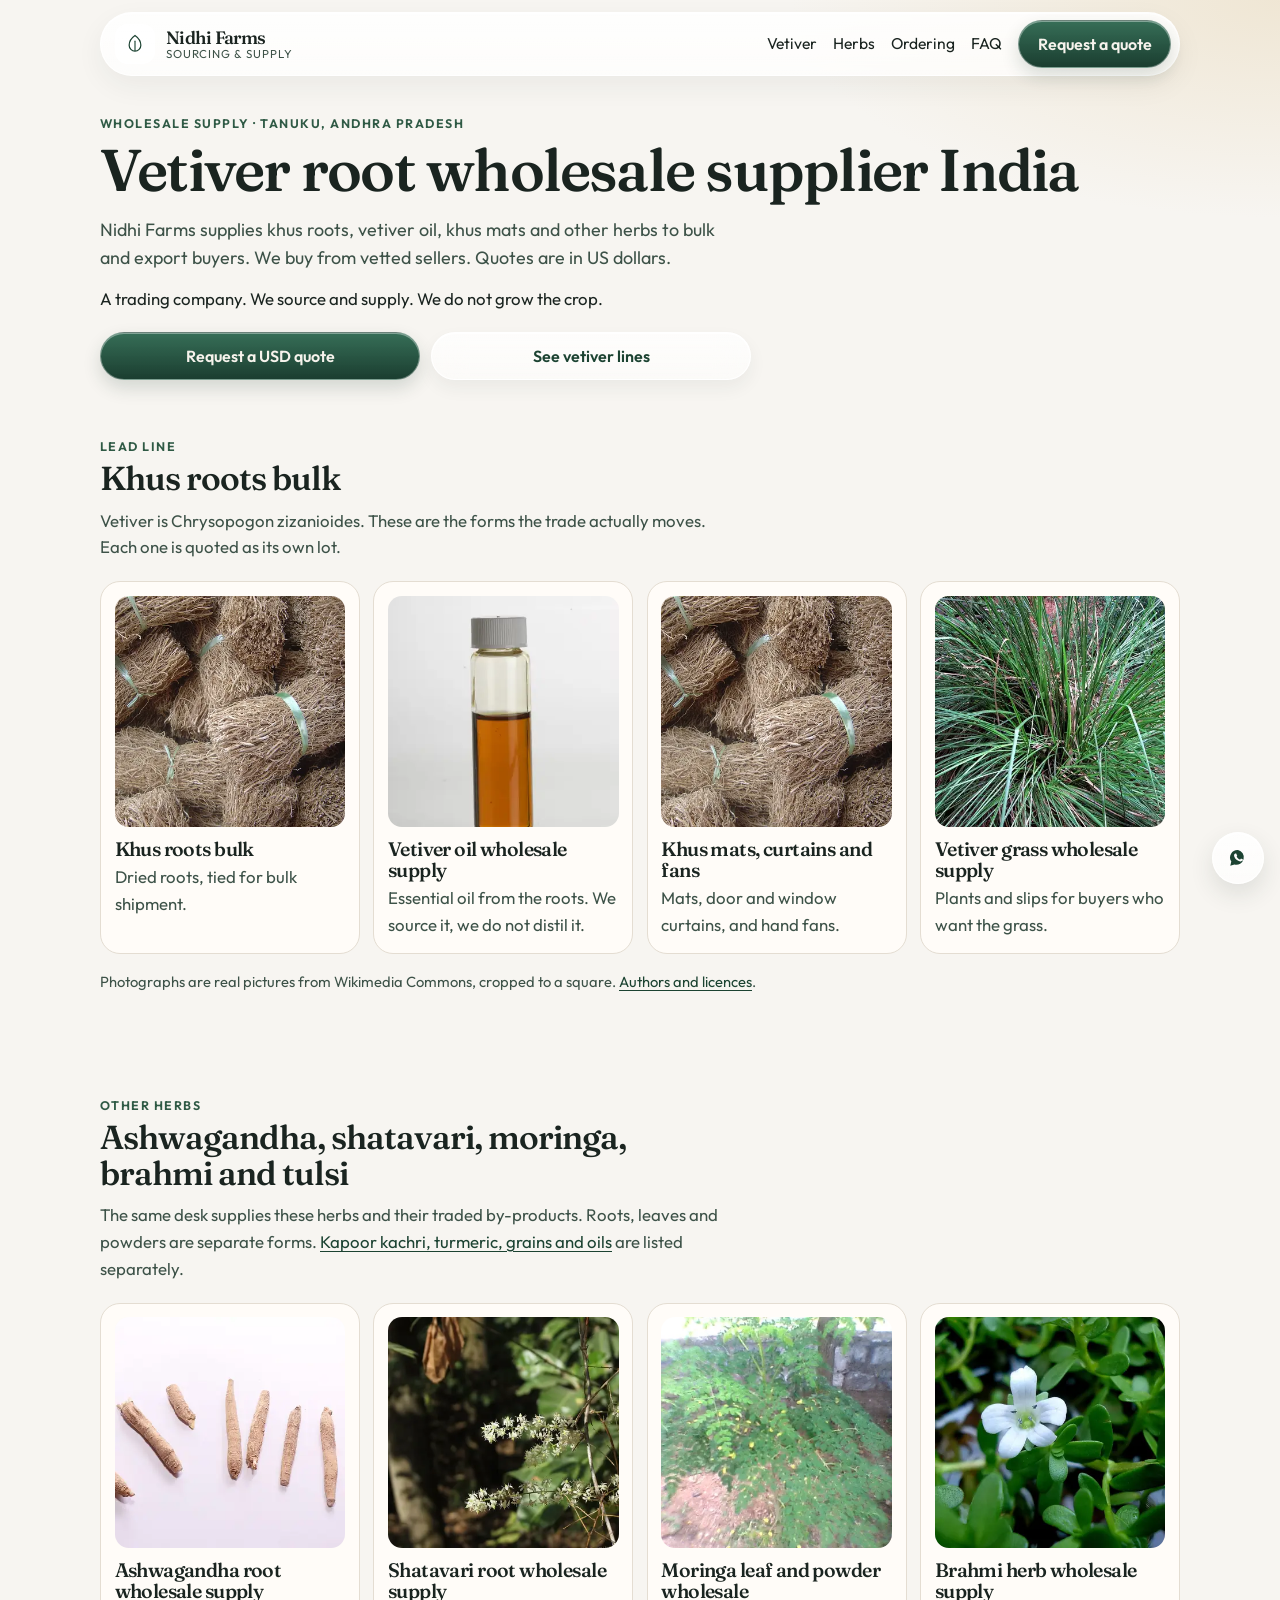
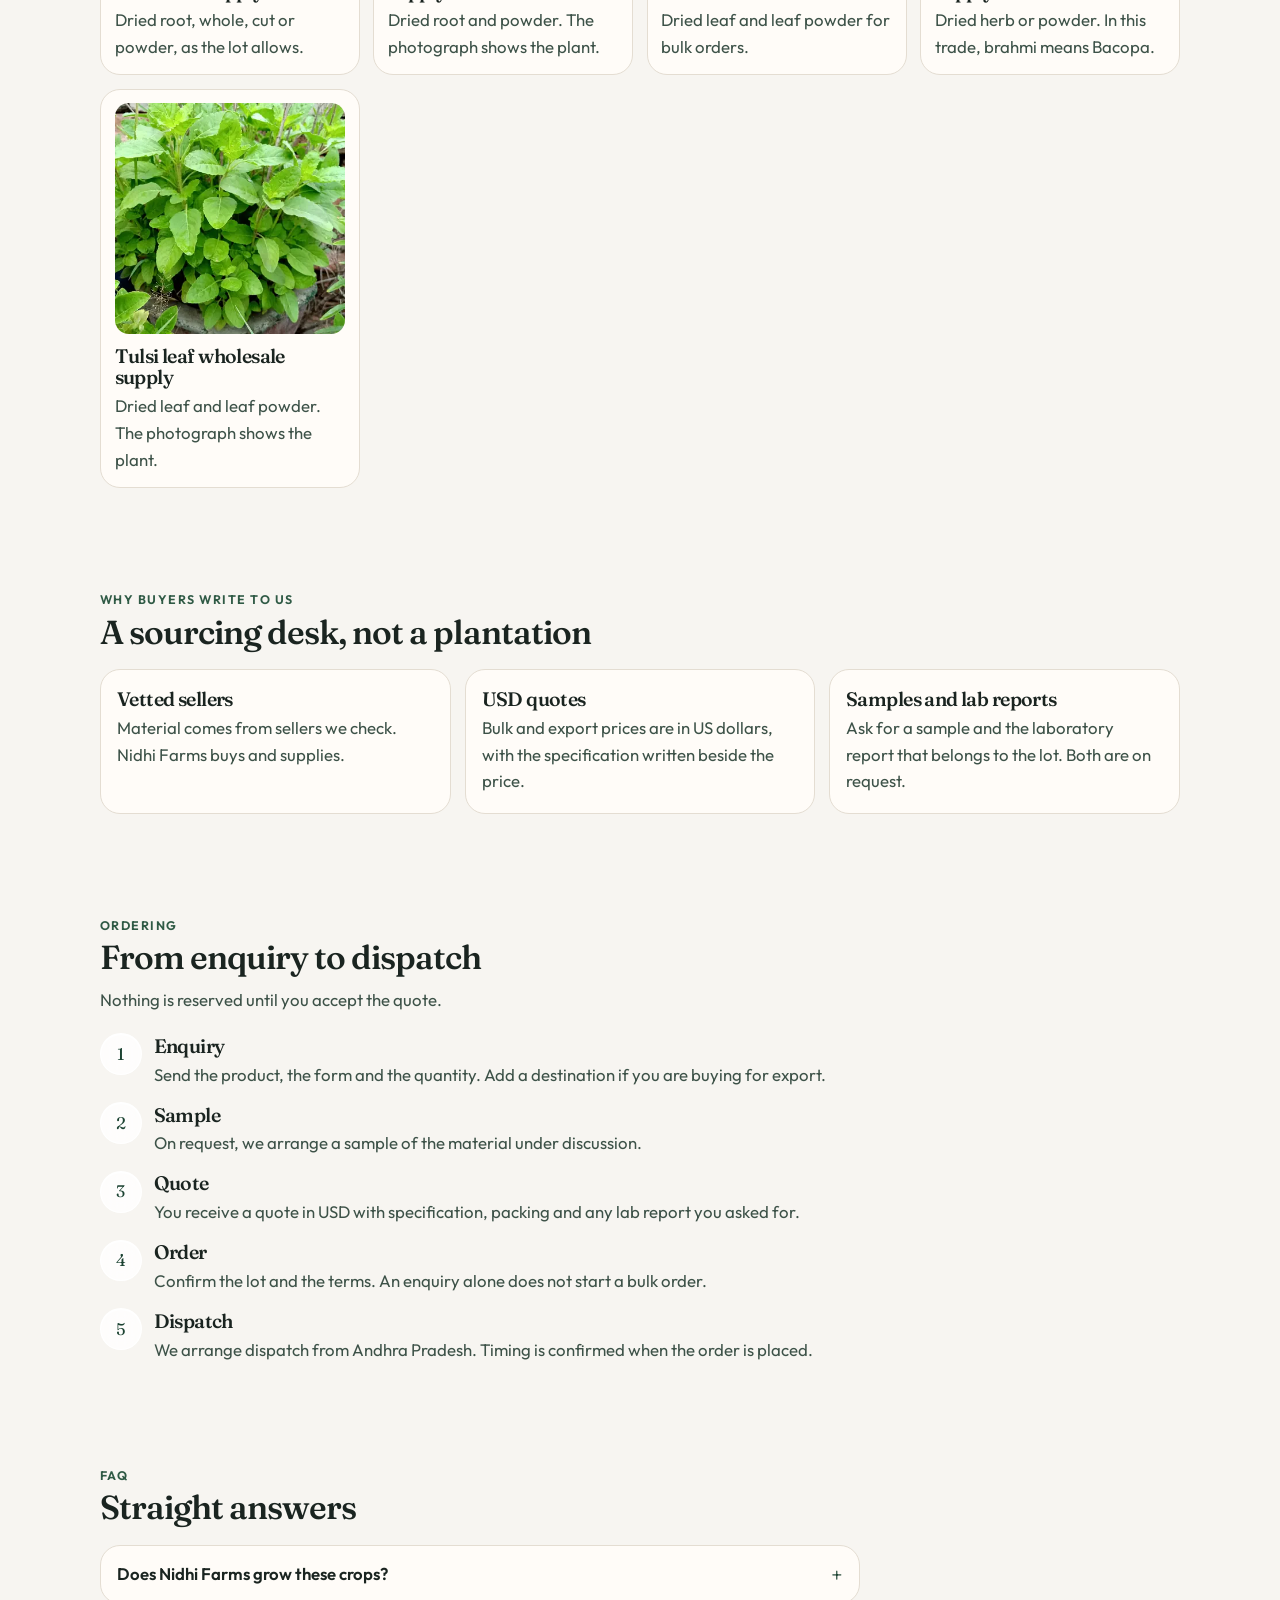
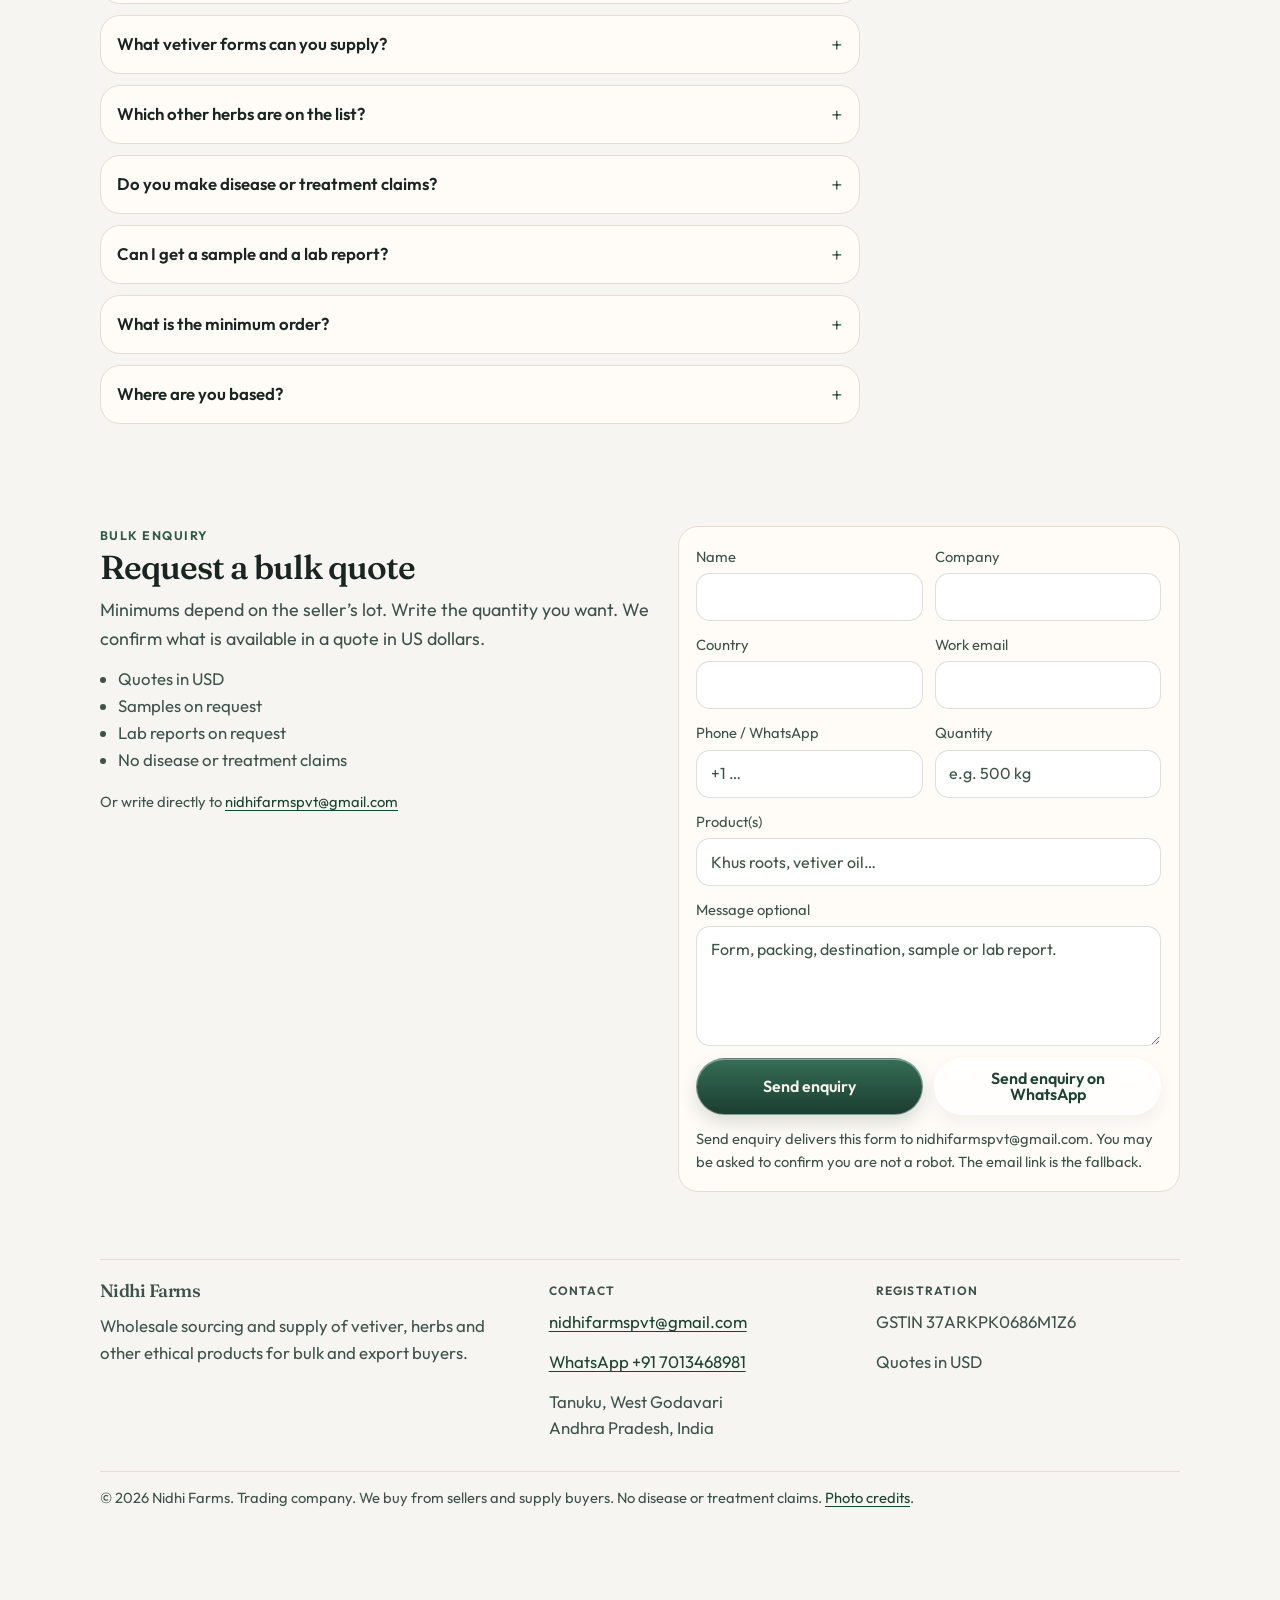
<file: index.html>
<!DOCTYPE html>
<html lang="en">
<head>
  <meta charset="utf-8">
  <meta name="viewport" content="width=device-width, initial-scale=1, viewport-fit=cover">
  <title>Vetiver root wholesale supplier India | Nidhi Farms</title>
  <meta name="description" content="Trading company in Andhra Pradesh supplying khus roots in bulk, vetiver oil, khus mats, curtains and fans, vetiver grass, and other herbs. USD quotes.">
  <meta name="robots" content="index, follow">
  <meta name="theme-color" content="#f7f5f1">
  <link rel="canonical" href="https://nidhi-bhai.github.io/nidhi-farms-3d-integrated/">
  <link rel="icon" href="favicon.svg" type="image/svg+xml">
  <link rel="apple-touch-icon" href="apple-touch-icon.png">
  <meta property="og:type" content="website">
  <meta property="og:site_name" content="Nidhi Farms">
  <meta property="og:title" content="Vetiver root wholesale supplier India | Nidhi Farms">
  <meta property="og:description" content="Trading company in Andhra Pradesh supplying khus roots in bulk, vetiver oil, khus mats, curtains and fans, vetiver grass, and other herbs. USD quotes.">
  <meta property="og:url" content="https://nidhi-bhai.github.io/nidhi-farms-3d-integrated/">
  <meta property="og:image" content="https://nidhi-bhai.github.io/nidhi-farms-3d-integrated/og.png">
  <meta property="og:locale" content="en_IN">
  <meta name="twitter:card" content="summary_large_image">
  <meta name="twitter:title" content="Vetiver root wholesale supplier India | Nidhi Farms">
  <meta name="twitter:description" content="Trading company in Andhra Pradesh supplying khus roots in bulk, vetiver oil, khus mats, curtains and fans, vetiver grass, and other herbs. USD quotes.">
  <meta name="twitter:image" content="https://nidhi-bhai.github.io/nidhi-farms-3d-integrated/og.png">
  <link rel="preload" href="fonts/fraunces-latin.woff2" as="font" type="font/woff2" crossorigin>
  <link rel="preload" href="fonts/outfit-latin.woff2" as="font" type="font/woff2" crossorigin>
  <link rel="stylesheet" href="styles.css">
  <script type="application/ld+json">
  {
  "@context": "https://schema.org",
  "@graph": [
    {
      "@type": "Organization",
      "@id": "https://nidhi-bhai.github.io/nidhi-farms-3d-integrated/#organization",
      "name": "Nidhi Farms",
      "url": "https://nidhi-bhai.github.io/nidhi-farms-3d-integrated/",
      "email": "nidhifarmspvt@gmail.com",
      "description": "Trading company that buys herbs and other ethical products from vetted sellers and supplies bulk and export buyers. It does not grow crops.",
      "address": {
        "@type": "PostalAddress",
        "addressLocality": "Tanuku",
        "addressRegion": "Andhra Pradesh",
        "addressCountry": "IN"
      },
      "areaServed": "Worldwide",
      "currenciesAccepted": "USD",
      "taxID": "37ARKPK0686M1Z6",
      "logo": "https://nidhi-bhai.github.io/nidhi-farms-3d-integrated/favicon.svg"
    },
    {
      "@type": "ItemList",
      "name": "Wholesale lines",
      "itemListElement": [
        {
          "@type": "ListItem",
          "position": 1,
          "name": "Dried vetiver roots (khus)",
          "url": "https://nidhi-bhai.github.io/nidhi-farms-3d-integrated/vetiver-roots.html"
        },
        {
          "@type": "ListItem",
          "position": 2,
          "name": "Vetiver essential oil",
          "url": "https://nidhi-bhai.github.io/nidhi-farms-3d-integrated/vetiver-oil.html"
        },
        {
          "@type": "ListItem",
          "position": 3,
          "name": "Khus mats, curtains and fans",
          "url": "https://nidhi-bhai.github.io/nidhi-farms-3d-integrated/khus-mats.html"
        },
        {
          "@type": "ListItem",
          "position": 4,
          "name": "Vetiver grass plants and slips",
          "url": "https://nidhi-bhai.github.io/nidhi-farms-3d-integrated/vetiver-grass.html"
        },
        {
          "@type": "ListItem",
          "position": 5,
          "name": "Dried ashwagandha root",
          "url": "https://nidhi-bhai.github.io/nidhi-farms-3d-integrated/ashwagandha.html"
        },
        {
          "@type": "ListItem",
          "position": 6,
          "name": "Dried shatavari root",
          "url": "https://nidhi-bhai.github.io/nidhi-farms-3d-integrated/shatavari.html"
        },
        {
          "@type": "ListItem",
          "position": 7,
          "name": "Dried moringa leaf and leaf powder",
          "url": "https://nidhi-bhai.github.io/nidhi-farms-3d-integrated/moringa.html"
        },
        {
          "@type": "ListItem",
          "position": 8,
          "name": "Dried brahmi herb (Bacopa monnieri)",
          "url": "https://nidhi-bhai.github.io/nidhi-farms-3d-integrated/brahmi.html"
        },
        {
          "@type": "ListItem",
          "position": 9,
          "name": "Dried tulsi leaf",
          "url": "https://nidhi-bhai.github.io/nidhi-farms-3d-integrated/tulsi.html"
        }
      ]
    },
    {
      "@type": "Product",
      "name": "Dried vetiver roots (khus)",
      "description": "Dried vetiver roots for bulk buyers, supplied by Nidhi Farms.",
      "offers": {
        "@type": "Offer",
        "priceCurrency": "USD",
        "availability": "https://schema.org/LimitedAvailability",
        "seller": {
          "@id": "https://nidhi-bhai.github.io/nidhi-farms-3d-integrated/#organization"
        },
        "url": "https://nidhi-bhai.github.io/nidhi-farms-3d-integrated/vetiver-roots.html"
      },
      "image": "https://nidhi-bhai.github.io/nidhi-farms-3d-integrated/images/vetiver.webp"
    }
  ]
}
  </script>
</head>
<body>
  <a class="skip-link" href="#main">Skip to content</a>
  <header class="site-header">
    <div class="header-inner">
      <a class="brand" href="index.html">
        <span class="brand-mark" aria-hidden="true"><svg viewBox="0 0 32 32" width="26" height="26" aria-hidden="true"><path d="M16 5.5c5.2 3.6 7.2 8.2 7.2 12.1A7.2 7.2 0 0 1 16 24.8a7.2 7.2 0 0 1-7.2-7.2c0-3.9 2-8.5 7.2-12.1z" fill="rgba(255,255,255,0.55)" stroke="currentColor" stroke-width="1.5"/><path d="M16 24V12.5" stroke="currentColor" stroke-width="1.4" stroke-linecap="round"/></svg></span>
        <span class="brand-text">
          <span class="brand-name">Nidhi Farms</span>
          <span class="brand-role">Sourcing &amp; supply</span>
        </span>
      </a>
      <button class="nav-toggle" type="button" aria-expanded="false" aria-controls="site-nav">
        <span class="sr-only">Menu</span>
        <span class="nav-toggle-bars" aria-hidden="true"></span>
      </button>
      <nav class="site-nav" id="site-nav" aria-label="Primary">
        <a href="vetiver.html">Vetiver</a>
        <a href="herbs.html">Herbs</a>
        <a href="#ordering">Ordering</a>
        <a href="#faq">FAQ</a>
        <a class="btn btn-primary" href="#enquire">Request a quote</a>
      </nav>
    </div>
  </header>

  <main id="main">
    <section class="hero">
      <div class="wrap">
        <p class="eyebrow">Wholesale supply · Tanuku, Andhra Pradesh</p>
        <h1>Vetiver root wholesale supplier India</h1>
        <p class="lede">Nidhi Farms supplies khus roots, vetiver oil, khus mats and other herbs to bulk and export buyers. We buy from vetted sellers. Quotes are in US dollars.</p>
        <p class="position">A trading company. We source and supply. We do not grow the crop.</p>
        <div class="hero-actions">
          <a class="btn btn-primary" href="#enquire">Request a USD quote</a>
          <a class="btn btn-glass" href="#vetiver">See vetiver lines</a>
        </div>
      </div>
    </section>
    <section class="band" id="vetiver">
      <div class="wrap">
        <div class="section-head">
          <p class="eyebrow">Lead line</p>
          <h2>Khus roots bulk</h2>
          <p>Vetiver is Chrysopogon zizanioides. These are the forms the trade actually moves. Each one is quoted as its own lot.</p>
        </div>
        <div class="catalog">
          <a class="card" href="vetiver-roots.html">
            <img src="images/vetiver.webp" width="160" height="160" alt="Bundles of dried vetiver roots, also called khus" loading="lazy" decoding="async">
            <h3>Khus roots bulk</h3>
            <p>Dried roots, tied for bulk shipment.</p>
          </a>
          <a class="card" href="vetiver-oil.html">
            <img src="images/vetiver-oil.webp" width="160" height="160" alt="Small glass vial of amber vetiver essential oil" loading="lazy" decoding="async">
            <h3>Vetiver oil wholesale supply</h3>
            <p>Essential oil from the roots. We source it, we do not distil it.</p>
          </a>
          <a class="card" href="khus-mats.html">
            <img src="images/vetiver.webp" width="160" height="160" alt="Bundles of dried vetiver roots. These roots are what khus mats, curtains and fans are woven from." loading="lazy" decoding="async">
            <h3>Khus mats, curtains and fans</h3>
            <p>Mats, door and window curtains, and hand fans.</p>
          </a>
          <a class="card" href="vetiver-grass.html">
            <img src="images/vetiver-grass.webp" width="160" height="160" alt="A clump of vetiver grass, Chrysopogon zizanioides" loading="lazy" decoding="async">
            <h3>Vetiver grass wholesale supply</h3>
            <p>Plants and slips for buyers who want the grass.</p>
          </a>
        </div>
        <p class="photo-note">Photographs are real pictures from Wikimedia Commons, cropped to a square. <a href="credits.html">Authors and licences</a>.</p>
      </div>
    </section>
    <section class="band" id="herbs">
      <div class="wrap">
        <div class="section-head">
          <p class="eyebrow">Other herbs</p>
          <h2>Ashwagandha, shatavari, moringa, brahmi and tulsi</h2>
          <p>The same desk supplies these herbs and their traded by-products. Roots, leaves and powders are separate forms. <a href="other-lines.html">Kapoor kachri, turmeric, grains and oils</a> are listed separately.</p>
        </div>
        <div class="catalog">
          <a class="card" href="ashwagandha.html">
            <img src="images/ashwagandha.webp" width="160" height="160" alt="Dried ashwagandha root, Withania somnifera" loading="lazy" decoding="async">
            <h3>Ashwagandha root wholesale supply</h3>
            <p>Dried root, whole, cut or powder, as the lot allows.</p>
          </a>
          <a class="card" href="shatavari.html">
            <img src="images/shatavari.webp" width="160" height="160" alt="Shatavari plant, Asparagus racemosus. The bulk line is the dried root." loading="lazy" decoding="async">
            <h3>Shatavari root wholesale supply</h3>
            <p>Dried root and powder. The photograph shows the plant.</p>
          </a>
          <a class="card" href="moringa.html">
            <img src="images/moringa.webp" width="160" height="160" alt="Moringa oleifera leaves" loading="lazy" decoding="async">
            <h3>Moringa leaf and powder wholesale</h3>
            <p>Dried leaf and leaf powder for bulk orders.</p>
          </a>
          <a class="card" href="brahmi.html">
            <img src="images/brahmi.webp" width="160" height="160" alt="Bacopa monnieri in flower. The bulk line is the dried herb." loading="lazy" decoding="async">
            <h3>Brahmi herb wholesale supply</h3>
            <p>Dried herb or powder. In this trade, brahmi means Bacopa.</p>
          </a>
          <a class="card" href="tulsi.html">
            <img src="images/tulsi.webp" width="160" height="160" alt="Tulsi plant, Ocimum tenuiflorum. The bulk line is the dried leaf." loading="lazy" decoding="async">
            <h3>Tulsi leaf wholesale supply</h3>
            <p>Dried leaf and leaf powder. The photograph shows the plant.</p>
          </a>
        </div>
      </div>
    </section>
    <section class="band" id="why">
      <div class="wrap">
        <div class="section-head">
          <p class="eyebrow">Why buyers write to us</p>
          <h2>A sourcing desk, not a plantation</h2>
        </div>
        <div class="why-grid">
          <article class="why-card">
            <h3>Vetted sellers</h3>
            <p>Material comes from sellers we check. Nidhi Farms buys and supplies.</p>
          </article>
          <article class="why-card">
            <h3>USD quotes</h3>
            <p>Bulk and export prices are in US dollars, with the specification written beside the price.</p>
          </article>
          <article class="why-card">
            <h3>Samples and lab reports</h3>
            <p>Ask for a sample and the laboratory report that belongs to the lot. Both are on request.</p>
          </article>
        </div>
      </div>
    </section>
    <section class="band" id="ordering">
      <div class="wrap">
        <div class="section-head">
          <p class="eyebrow">Ordering</p>
          <h2>From enquiry to dispatch</h2>
          <p>Nothing is reserved until you accept the quote.</p>
        </div>
        <ol class="steps">
          <li><span class="step-no">1</span><div><h3>Enquiry</h3><p>Send the product, the form and the quantity. Add a destination if you are buying for export.</p></div></li>
          <li><span class="step-no">2</span><div><h3>Sample</h3><p>On request, we arrange a sample of the material under discussion.</p></div></li>
          <li><span class="step-no">3</span><div><h3>Quote</h3><p>You receive a quote in USD with specification, packing and any lab report you asked for.</p></div></li>
          <li><span class="step-no">4</span><div><h3>Order</h3><p>Confirm the lot and the terms. An enquiry alone does not start a bulk order.</p></div></li>
          <li><span class="step-no">5</span><div><h3>Dispatch</h3><p>We arrange dispatch from Andhra Pradesh. Timing is confirmed when the order is placed.</p></div></li>
        </ol>
      </div>
    </section>
    <section class="band" id="faq">
      <div class="wrap">
        <div class="section-head">
          <p class="eyebrow">FAQ</p>
          <h2>Straight answers</h2>
        </div>
        <div class="faq-list">
          <details>
            <summary>Does Nidhi Farms grow these crops?</summary>
            <p>No. The name is the brand. We buy herbs and other ethical products from sellers and supply bulk buyers. We do not raise the plants.</p>
          </details>
          <details>
            <summary>What vetiver forms can you supply?</summary>
            <p>Dried khus roots, vetiver oil, khus mats, curtains and fans, and vetiver grass plants or slips. Tell us which one you need. They are not interchangeable.</p>
          </details>
          <details>
            <summary>Which other herbs are on the list?</summary>
            <p>Ashwagandha root, shatavari root, moringa leaf and powder, brahmi (Bacopa monnieri) and tulsi leaf. Also kapoor kachri, turmeric, khapli wheat, neem leaf, millets, isabgol, jaggery and selected oils.</p>
          </details>
          <details>
            <summary>Do you make disease or treatment claims?</summary>
            <p>No. We supply goods to businesses. We do not claim that any product treats, cures or prevents a disease.</p>
          </details>
          <details>
            <summary>Can I get a sample and a lab report?</summary>
            <p>Yes. Both are available on request for the lot being quoted.</p>
          </details>
          <details>
            <summary>What is the minimum order?</summary>
            <p>It varies by product and by the seller’s lot. Send the quantity you need. We confirm availability in the USD quote.</p>
          </details>
          <details>
            <summary>Where are you based?</summary>
            <p>Tanuku, West Godavari, Andhra Pradesh, India. Dispatch is arranged from there. GSTIN 37ARKPK0686M1Z6.</p>
          </details>
        </div>
      </div>
    </section>
    <section class="band" id="enquire">
      <div class="wrap split">
        <div>
          <p class="eyebrow">Bulk enquiry</p>
          <h2>Request a bulk quote</h2>
          <p class="lede">Minimums depend on the seller’s lot. Write the quantity you want. We confirm what is available in a quote in US dollars.</p>
          <ul class="plain-list">
            <li>Quotes in USD</li>
            <li>Samples on request</li>
            <li>Lab reports on request</li>
            <li>No disease or treatment claims</li>
          </ul>
          <p class="direct-mail">Or write directly to <a id="mailto-fallback" href="mailto:nidhifarmspvt@gmail.com">nidhifarmspvt@gmail.com</a></p>
        </div>
        <form class="enquiry-form" id="enquiry-form" action="https://formsubmit.co/nidhifarmspvt@gmail.com" method="POST">
          <input type="hidden" name="_captcha" value="true">
          <input type="hidden" name="_subject" value="New B2B enquiry - Nidhi Farms website">
          <input type="hidden" name="_template" value="table">
          <input type="hidden" name="_next" value="https://nidhi-bhai.github.io/nidhi-farms-3d-integrated/thanks.html">
          <input class="hp" type="text" name="_honey" tabindex="-1" autocomplete="off" aria-hidden="true">
          <div class="field-row">
            <label class="field">
              <span>Name</span>
              <input name="name" type="text" autocomplete="name" required maxlength="120">
            </label>
            <label class="field">
              <span>Company</span>
              <input name="company" type="text" autocomplete="organization" required maxlength="160">
            </label>
          </div>
          <div class="field-row">
            <label class="field">
              <span>Country</span>
              <input name="country" type="text" autocomplete="country-name" required maxlength="80">
            </label>
            <label class="field">
              <span>Work email</span>
              <input name="email" type="email" autocomplete="email" required maxlength="160">
            </label>
          </div>
          <div class="field-row">
            <label class="field">
              <span>Phone / WhatsApp</span>
              <input name="phone" type="tel" autocomplete="tel" required maxlength="40" placeholder="+1 …">
            </label>
            <label class="field">
              <span>Quantity</span>
              <input name="quantity" type="text" required maxlength="80" placeholder="e.g. 500 kg">
            </label>
          </div>
          <label class="field">
            <span>Product(s)</span>
            <input name="products" type="text" required maxlength="200" list="product-lines" placeholder="Khus roots, vetiver oil…">
            <datalist id="product-lines">
              <option value="Khus / vetiver roots"></option>
              <option value="Vetiver oil"></option>
              <option value="Khus mats, curtains and fans"></option>
              <option value="Vetiver grass"></option>
              <option value="Ashwagandha root"></option>
              <option value="Shatavari root"></option>
              <option value="Moringa leaf"></option>
              <option value="Moringa leaf powder"></option>
              <option value="Brahmi (Bacopa monnieri)"></option>
              <option value="Tulsi leaf"></option>
              <option value="Kapoor Kachri"></option>
              <option value="Turmeric"></option>
              <option value="Khapli (Kapili) wheat"></option>
              <option value="Neem leaf"></option>
              <option value="Millets"></option>
              <option value="Isabgol"></option>
              <option value="Jaggery"></option>
              <option value="Coconut, peanut, flax or curry-leaf oil"></option>
            </datalist>
          </label>
          <label class="field">
            <span>Message <span class="optional">optional</span></span>
            <textarea name="message" rows="4" maxlength="2000" placeholder="Form, packing, destination, sample or lab report."></textarea>
          </label>
          <div class="form-actions">
            <button class="btn btn-primary" type="submit">Send enquiry</button>
            <button class="btn btn-glass" type="button" id="whatsapp-enquiry">Send enquiry on WhatsApp</button>
          </div>
          <p class="form-hint">Send enquiry delivers this form to nidhifarmspvt@gmail.com. You may be asked to confirm you are not a robot. The email link is the fallback.</p>
        </form>
      </div>
    </section>

  </main>
  <footer class="site-footer">
    <div class="wrap footer-grid">
      <div>
        <p class="brand-name">Nidhi Farms</p>
        <p>Wholesale sourcing and supply of vetiver, herbs and other ethical products for bulk and export buyers.</p>
      </div>
      <div>
        <p class="footer-label">Contact</p>
        <p><a href="mailto:nidhifarmspvt@gmail.com">nidhifarmspvt@gmail.com</a></p>
        <p><a href="https://wa.me/917013468981?text=Hi%20Nidhi%20Farms%2C%20I%27d%20like%20a%20bulk%20quote%20for%20">WhatsApp +91 7013468981</a></p>
        <p>Tanuku, West Godavari<br>Andhra Pradesh, India</p>
      </div>
      <div>
        <p class="footer-label">Registration</p>
        <p>GSTIN 37ARKPK0686M1Z6</p>
        <p>Quotes in USD</p>
      </div>
    </div>
    <div class="wrap footer-base">
      <p>© 2026 Nidhi Farms. Trading company. We buy from sellers and supply buyers. No disease or treatment claims. <a href="credits.html">Photo credits</a>.</p>
    </div>
  </footer>
  <a class="whatsapp-float" href="https://wa.me/917013468981?text=Hi%20Nidhi%20Farms%2C%20I%27d%20like%20a%20bulk%20quote%20for%20" target="_blank" rel="noopener noreferrer">
    <svg viewBox="0 0 24 24" width="22" height="22" aria-hidden="true"><path fill="currentColor" d="M12 3.2A8.2 8.2 0 0 0 4.7 15.9L3.6 20.4l4.6-1.2A8.2 8.2 0 1 0 12 3.2zm4.6 11.5c-.2.5-1 .9-1.6 1-.4.1-.9.1-1.5-.1-.3-.1-.7-.3-1.2-.5-2.1-1.1-3.5-3-3.6-3.2-.1-.2-1-1.3-1-2.5s.6-1.8.9-2 .5-.3.7-.3h.5c.2 0 .4 0 .5.4.2.6.7 1.7.8 1.8.1.2 0 .3-.1.5l-.3.4c-.1.1-.2.3-.1.5.2.3.7 1.1 1.5 1.8.9.8 1.6 1 1.9 1.1.2.1.4 0 .5-.1l.6-.7c.2-.2.3-.2.5-.1l1.4.7c.2.1.4.2.4.3.1.3 0 .8-.2 1.2z"/></svg>
    <span>WhatsApp</span>
  </a>
  <script src="script.js"></script>
</body>
</html>
</file>
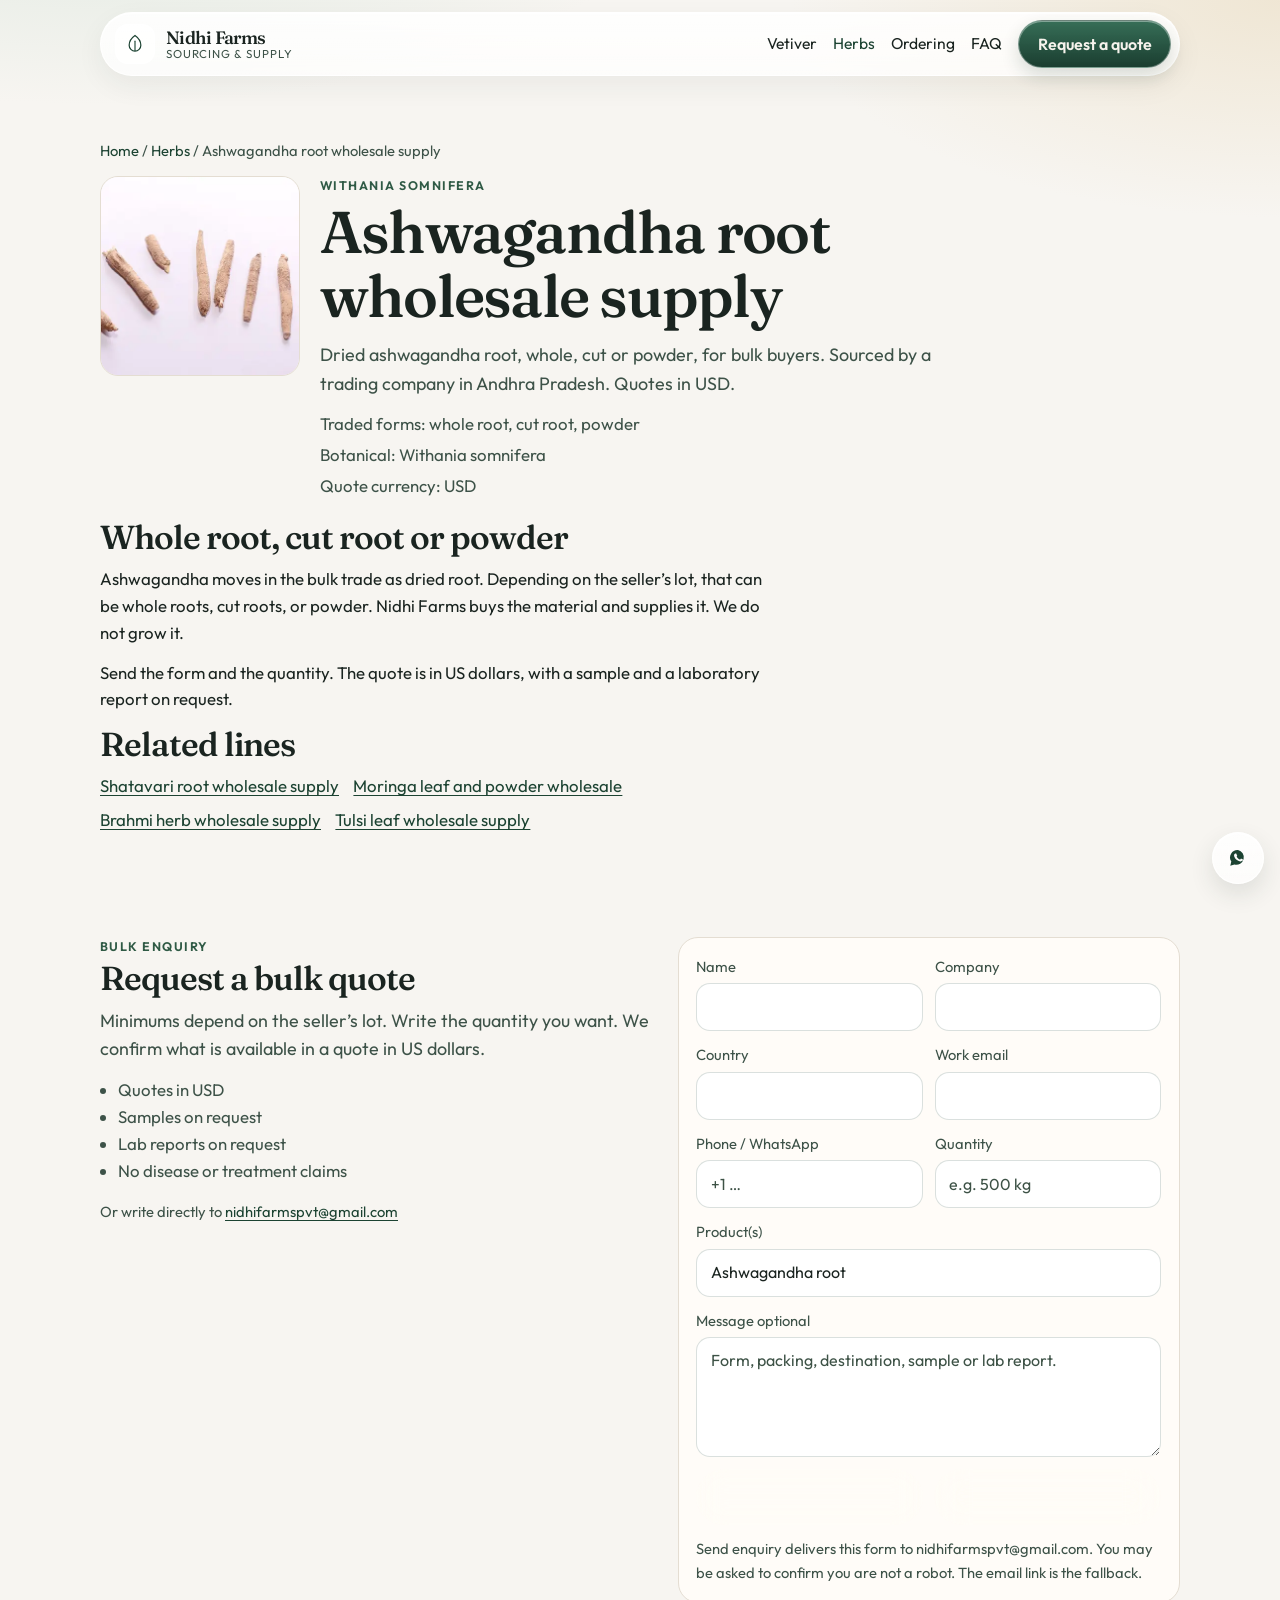
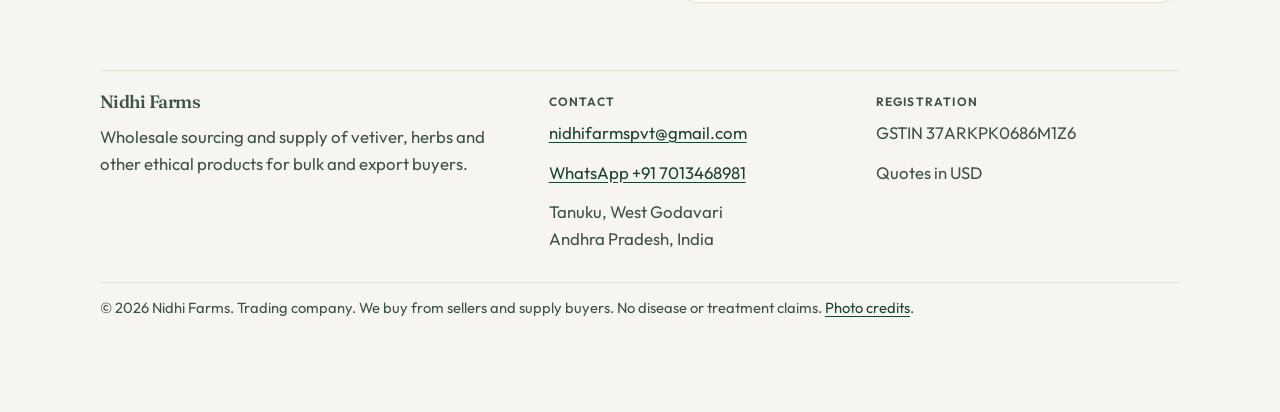
<file: ashwagandha.html>
<!DOCTYPE html>
<html lang="en">
<head>
  <meta charset="utf-8">
  <meta name="viewport" content="width=device-width, initial-scale=1, viewport-fit=cover">
  <title>Ashwagandha root wholesale supply | Nidhi Farms</title>
  <meta name="description" content="Dried ashwagandha root, whole, cut or powder, for bulk buyers. Sourced by a trading company in Andhra Pradesh. Quotes in USD.">
  <meta name="robots" content="index, follow">
  <meta name="theme-color" content="#f7f5f1">
  <link rel="canonical" href="https://nidhi-bhai.github.io/nidhi-farms-3d-integrated/ashwagandha.html">
  <link rel="icon" href="favicon.svg" type="image/svg+xml">
  <link rel="apple-touch-icon" href="apple-touch-icon.png">
  <meta property="og:type" content="website">
  <meta property="og:site_name" content="Nidhi Farms">
  <meta property="og:title" content="Ashwagandha root wholesale supply | Nidhi Farms">
  <meta property="og:description" content="Dried ashwagandha root, whole, cut or powder, for bulk buyers. Sourced by a trading company in Andhra Pradesh. Quotes in USD.">
  <meta property="og:url" content="https://nidhi-bhai.github.io/nidhi-farms-3d-integrated/ashwagandha.html">
  <meta property="og:image" content="https://nidhi-bhai.github.io/nidhi-farms-3d-integrated/images/ashwagandha.webp">
  <meta property="og:locale" content="en_IN">
  <meta name="twitter:card" content="summary_large_image">
  <meta name="twitter:title" content="Ashwagandha root wholesale supply | Nidhi Farms">
  <meta name="twitter:description" content="Dried ashwagandha root, whole, cut or powder, for bulk buyers. Sourced by a trading company in Andhra Pradesh. Quotes in USD.">
  <meta name="twitter:image" content="https://nidhi-bhai.github.io/nidhi-farms-3d-integrated/images/ashwagandha.webp">
  <link rel="preload" href="fonts/fraunces-latin.woff2" as="font" type="font/woff2" crossorigin>
  <link rel="preload" href="fonts/outfit-latin.woff2" as="font" type="font/woff2" crossorigin>
  <link rel="stylesheet" href="styles.css">
  <script type="application/ld+json">
  {
  "@context": "https://schema.org",
  "@graph": [
    {
      "@type": "Organization",
      "@id": "https://nidhi-bhai.github.io/nidhi-farms-3d-integrated/#organization",
      "name": "Nidhi Farms",
      "url": "https://nidhi-bhai.github.io/nidhi-farms-3d-integrated/",
      "email": "nidhifarmspvt@gmail.com",
      "description": "Trading company that buys herbs and other ethical products from vetted sellers and supplies bulk and export buyers. It does not grow crops.",
      "address": {
        "@type": "PostalAddress",
        "addressLocality": "Tanuku",
        "addressRegion": "Andhra Pradesh",
        "addressCountry": "IN"
      },
      "areaServed": "Worldwide",
      "currenciesAccepted": "USD",
      "taxID": "37ARKPK0686M1Z6",
      "logo": "https://nidhi-bhai.github.io/nidhi-farms-3d-integrated/favicon.svg"
    },
    {
      "@type": "Product",
      "name": "Dried ashwagandha root",
      "description": "Dried ashwagandha root, whole, cut or powder, for bulk buyers. Sourced by a trading company in Andhra Pradesh. Quotes in USD.",
      "offers": {
        "@type": "Offer",
        "priceCurrency": "USD",
        "availability": "https://schema.org/LimitedAvailability",
        "seller": {
          "@id": "https://nidhi-bhai.github.io/nidhi-farms-3d-integrated/#organization"
        },
        "url": "https://nidhi-bhai.github.io/nidhi-farms-3d-integrated/ashwagandha.html"
      },
      "image": "https://nidhi-bhai.github.io/nidhi-farms-3d-integrated/images/ashwagandha.webp"
    },
    {
      "@type": "BreadcrumbList",
      "itemListElement": [
        {
          "@type": "ListItem",
          "position": 1,
          "name": "Home",
          "item": "https://nidhi-bhai.github.io/nidhi-farms-3d-integrated/"
        },
        {
          "@type": "ListItem",
          "position": 2,
          "name": "Herbs",
          "item": "https://nidhi-bhai.github.io/nidhi-farms-3d-integrated/herbs.html"
        },
        {
          "@type": "ListItem",
          "position": 3,
          "name": "Ashwagandha root wholesale supply",
          "item": "https://nidhi-bhai.github.io/nidhi-farms-3d-integrated/ashwagandha.html"
        }
      ]
    }
  ]
}
  </script>
</head>
<body>
  <a class="skip-link" href="#main">Skip to content</a>
  <header class="site-header">
    <div class="header-inner">
      <a class="brand" href="index.html">
        <span class="brand-mark" aria-hidden="true"><svg viewBox="0 0 32 32" width="26" height="26" aria-hidden="true"><path d="M16 5.5c5.2 3.6 7.2 8.2 7.2 12.1A7.2 7.2 0 0 1 16 24.8a7.2 7.2 0 0 1-7.2-7.2c0-3.9 2-8.5 7.2-12.1z" fill="rgba(255,255,255,0.55)" stroke="currentColor" stroke-width="1.5"/><path d="M16 24V12.5" stroke="currentColor" stroke-width="1.4" stroke-linecap="round"/></svg></span>
        <span class="brand-text">
          <span class="brand-name">Nidhi Farms</span>
          <span class="brand-role">Sourcing &amp; supply</span>
        </span>
      </a>
      <button class="nav-toggle" type="button" aria-expanded="false" aria-controls="site-nav">
        <span class="sr-only">Menu</span>
        <span class="nav-toggle-bars" aria-hidden="true"></span>
      </button>
      <nav class="site-nav" id="site-nav" aria-label="Primary">
        <a href="vetiver.html">Vetiver</a>
        <a href="herbs.html" aria-current="page">Herbs</a>
        <a href="index.html#ordering">Ordering</a>
        <a href="index.html#faq">FAQ</a>
        <a class="btn btn-primary" href="#enquire">Request a quote</a>
      </nav>
    </div>
  </header>

  <main id="main">
    <section class="band">
      <div class="wrap">
        <p class="crumbs"><a href="index.html">Home</a> / <a href="herbs.html">Herbs</a> / Ashwagandha root wholesale supply</p>
        <div class="product-layout">
          <img src="images/ashwagandha.webp" width="200" height="200" alt="Dried ashwagandha root, Withania somnifera">
          <div class="prose">
            <p class="eyebrow">Withania somnifera</p>
            <h1>Ashwagandha root wholesale supply</h1>
            <p class="lede">Dried ashwagandha root, whole, cut or powder, for bulk buyers. Sourced by a trading company in Andhra Pradesh. Quotes in USD.</p>
            <ul class="spec"><li>Traded forms: whole root, cut root, powder</li><li>Botanical: Withania somnifera</li><li>Quote currency: USD</li></ul>
          </div>
        </div>
        <div class="prose">
          <h2>Whole root, cut root or powder</h2>
          <p>Ashwagandha moves in the bulk trade as dried root. Depending on the seller’s lot, that can be whole roots, cut roots, or powder. Nidhi Farms buys the material and supplies it. We do not grow it.</p><p>Send the form and the quantity. The quote is in US dollars, with a sample and a laboratory report on request.</p>
          <h2>Related lines</h2>
          <ul class="related"><li><a href="shatavari.html">Shatavari root wholesale supply</a></li><li><a href="moringa.html">Moringa leaf and powder wholesale</a></li><li><a href="brahmi.html">Brahmi herb wholesale supply</a></li><li><a href="tulsi.html">Tulsi leaf wholesale supply</a></li></ul>
        </div>
      </div>
    </section>
    <section class="band" id="enquire">
      <div class="wrap split">
        <div>
          <p class="eyebrow">Bulk enquiry</p>
          <h2>Request a bulk quote</h2>
          <p class="lede">Minimums depend on the seller’s lot. Write the quantity you want. We confirm what is available in a quote in US dollars.</p>
          <ul class="plain-list">
            <li>Quotes in USD</li>
            <li>Samples on request</li>
            <li>Lab reports on request</li>
            <li>No disease or treatment claims</li>
          </ul>
          <p class="direct-mail">Or write directly to <a id="mailto-fallback" href="mailto:nidhifarmspvt@gmail.com">nidhifarmspvt@gmail.com</a></p>
        </div>
        <form class="enquiry-form" id="enquiry-form" action="https://formsubmit.co/nidhifarmspvt@gmail.com" method="POST">
          <input type="hidden" name="_captcha" value="true">
          <input type="hidden" name="_subject" value="New B2B enquiry - Nidhi Farms website">
          <input type="hidden" name="_template" value="table">
          <input type="hidden" name="_next" value="https://nidhi-bhai.github.io/nidhi-farms-3d-integrated/thanks.html">
          <input class="hp" type="text" name="_honey" tabindex="-1" autocomplete="off" aria-hidden="true">
          <div class="field-row">
            <label class="field">
              <span>Name</span>
              <input name="name" type="text" autocomplete="name" required maxlength="120">
            </label>
            <label class="field">
              <span>Company</span>
              <input name="company" type="text" autocomplete="organization" required maxlength="160">
            </label>
          </div>
          <div class="field-row">
            <label class="field">
              <span>Country</span>
              <input name="country" type="text" autocomplete="country-name" required maxlength="80">
            </label>
            <label class="field">
              <span>Work email</span>
              <input name="email" type="email" autocomplete="email" required maxlength="160">
            </label>
          </div>
          <div class="field-row">
            <label class="field">
              <span>Phone / WhatsApp</span>
              <input name="phone" type="tel" autocomplete="tel" required maxlength="40" placeholder="+1 …">
            </label>
            <label class="field">
              <span>Quantity</span>
              <input name="quantity" type="text" required maxlength="80" placeholder="e.g. 500 kg">
            </label>
          </div>
          <label class="field">
            <span>Product(s)</span>
            <input name="products" type="text" required maxlength="200" list="product-lines" value="Ashwagandha root">
            <datalist id="product-lines">
              <option value="Khus / vetiver roots"></option>
              <option value="Vetiver oil"></option>
              <option value="Khus mats, curtains and fans"></option>
              <option value="Vetiver grass"></option>
              <option value="Ashwagandha root"></option>
              <option value="Shatavari root"></option>
              <option value="Moringa leaf"></option>
              <option value="Moringa leaf powder"></option>
              <option value="Brahmi (Bacopa monnieri)"></option>
              <option value="Tulsi leaf"></option>
              <option value="Kapoor Kachri"></option>
              <option value="Turmeric"></option>
              <option value="Khapli (Kapili) wheat"></option>
              <option value="Neem leaf"></option>
              <option value="Millets"></option>
              <option value="Isabgol"></option>
              <option value="Jaggery"></option>
              <option value="Coconut, peanut, flax or curry-leaf oil"></option>
            </datalist>
          </label>
          <label class="field">
            <span>Message <span class="optional">optional</span></span>
            <textarea name="message" rows="4" maxlength="2000" placeholder="Form, packing, destination, sample or lab report."></textarea>
          </label>
          <div class="form-actions">
            <button class="btn btn-primary" type="submit">Send enquiry</button>
            <button class="btn btn-glass" type="button" id="whatsapp-enquiry">Send enquiry on WhatsApp</button>
          </div>
          <p class="form-hint">Send enquiry delivers this form to nidhifarmspvt@gmail.com. You may be asked to confirm you are not a robot. The email link is the fallback.</p>
        </form>
      </div>
    </section>

  </main>
  <footer class="site-footer">
    <div class="wrap footer-grid">
      <div>
        <p class="brand-name">Nidhi Farms</p>
        <p>Wholesale sourcing and supply of vetiver, herbs and other ethical products for bulk and export buyers.</p>
      </div>
      <div>
        <p class="footer-label">Contact</p>
        <p><a href="mailto:nidhifarmspvt@gmail.com">nidhifarmspvt@gmail.com</a></p>
        <p><a href="https://wa.me/917013468981?text=Hi%20Nidhi%20Farms%2C%20I%27d%20like%20a%20bulk%20quote%20for%20">WhatsApp +91 7013468981</a></p>
        <p>Tanuku, West Godavari<br>Andhra Pradesh, India</p>
      </div>
      <div>
        <p class="footer-label">Registration</p>
        <p>GSTIN 37ARKPK0686M1Z6</p>
        <p>Quotes in USD</p>
      </div>
    </div>
    <div class="wrap footer-base">
      <p>© 2026 Nidhi Farms. Trading company. We buy from sellers and supply buyers. No disease or treatment claims. <a href="credits.html">Photo credits</a>.</p>
    </div>
  </footer>
  <a class="whatsapp-float" href="https://wa.me/917013468981?text=Hi%20Nidhi%20Farms%2C%20I%27d%20like%20a%20bulk%20quote%20for%20" target="_blank" rel="noopener noreferrer">
    <svg viewBox="0 0 24 24" width="22" height="22" aria-hidden="true"><path fill="currentColor" d="M12 3.2A8.2 8.2 0 0 0 4.7 15.9L3.6 20.4l4.6-1.2A8.2 8.2 0 1 0 12 3.2zm4.6 11.5c-.2.5-1 .9-1.6 1-.4.1-.9.1-1.5-.1-.3-.1-.7-.3-1.2-.5-2.1-1.1-3.5-3-3.6-3.2-.1-.2-1-1.3-1-2.5s.6-1.8.9-2 .5-.3.7-.3h.5c.2 0 .4 0 .5.4.2.6.7 1.7.8 1.8.1.2 0 .3-.1.5l-.3.4c-.1.1-.2.3-.1.5.2.3.7 1.1 1.5 1.8.9.8 1.6 1 1.9 1.1.2.1.4 0 .5-.1l.6-.7c.2-.2.3-.2.5-.1l1.4.7c.2.1.4.2.4.3.1.3 0 .8-.2 1.2z"/></svg>
    <span>WhatsApp</span>
  </a>
  <script src="script.js"></script>
</body>
</html>
</file>
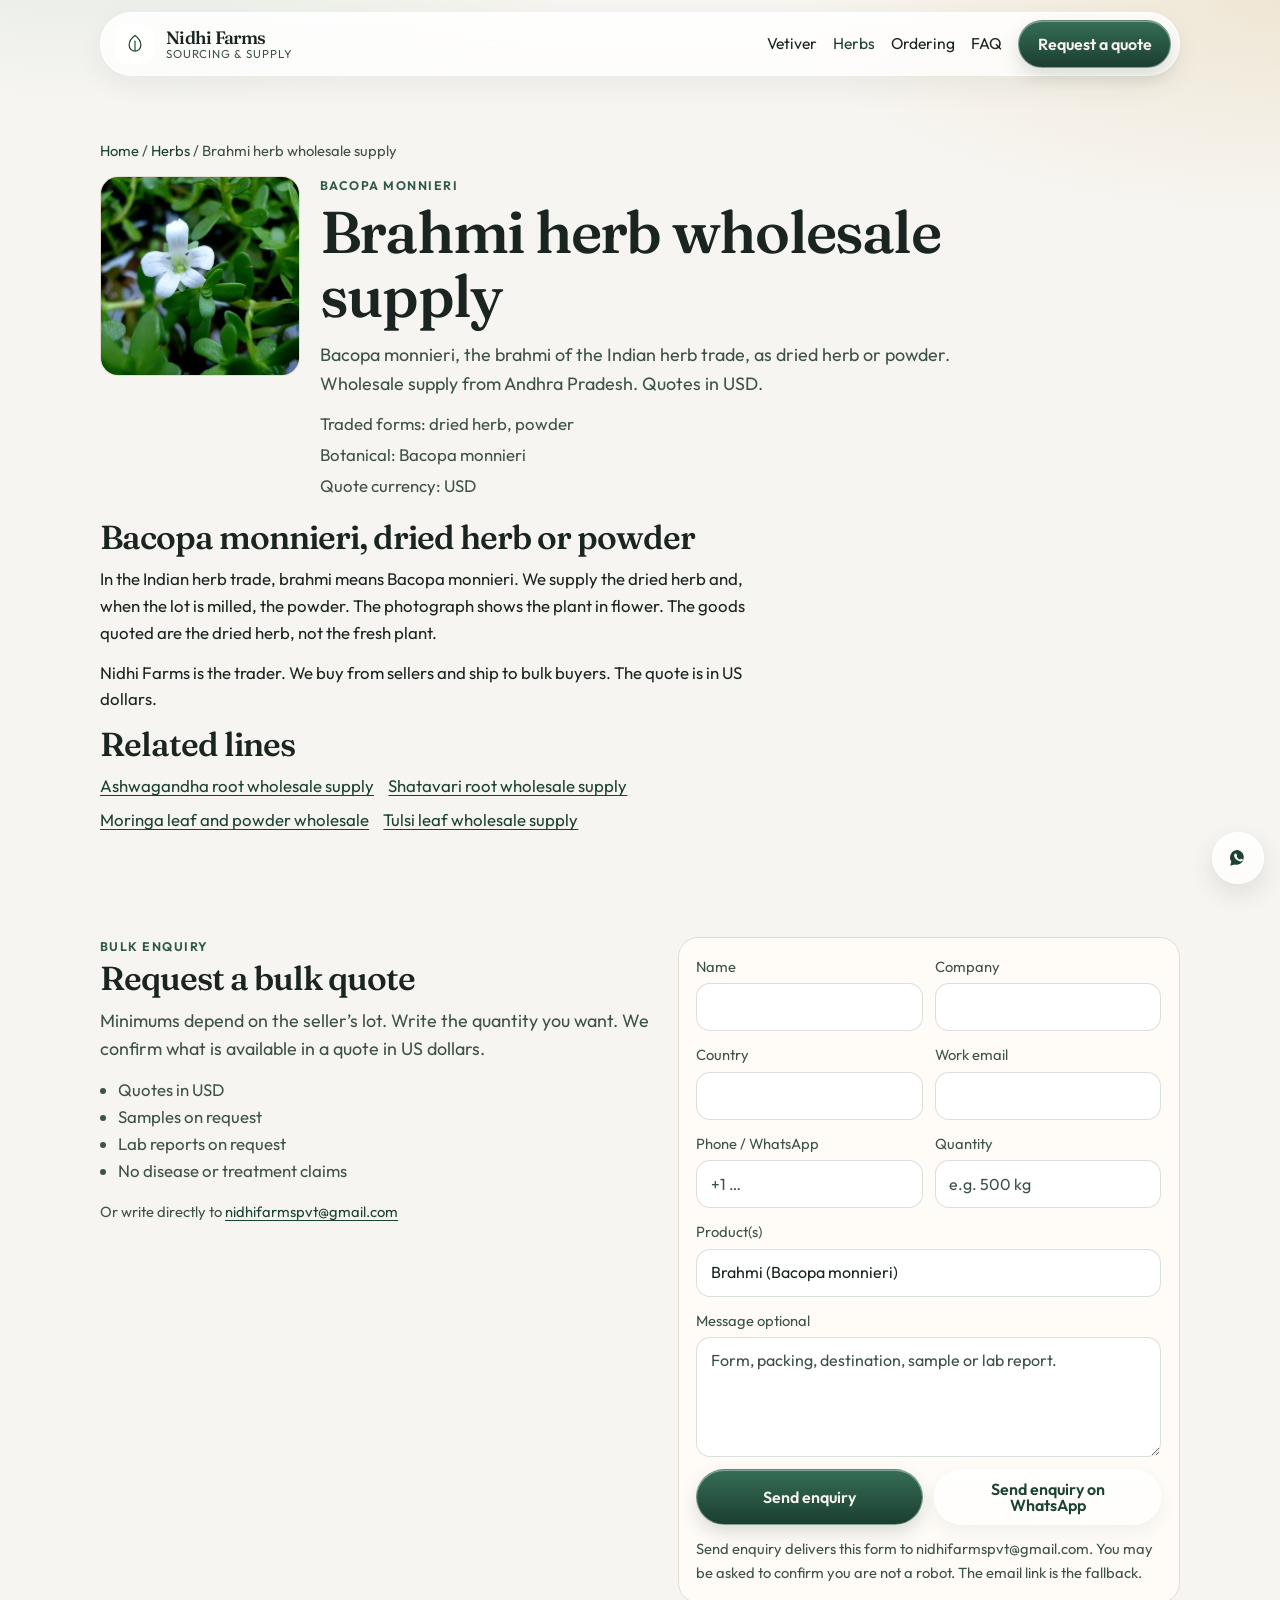
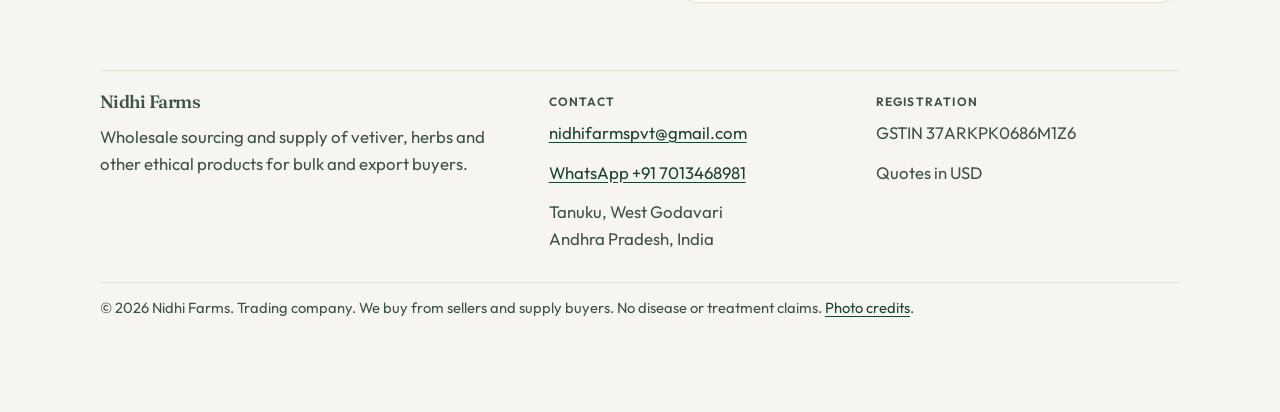
<file: brahmi.html>
<!DOCTYPE html>
<html lang="en">
<head>
  <meta charset="utf-8">
  <meta name="viewport" content="width=device-width, initial-scale=1, viewport-fit=cover">
  <title>Brahmi herb wholesale supply | Nidhi Farms</title>
  <meta name="description" content="Bacopa monnieri, the brahmi of the Indian herb trade, as dried herb or powder. Wholesale supply from Andhra Pradesh. Quotes in USD.">
  <meta name="robots" content="index, follow">
  <meta name="theme-color" content="#f7f5f1">
  <link rel="canonical" href="https://nidhi-bhai.github.io/nidhi-farms-3d-integrated/brahmi.html">
  <link rel="icon" href="favicon.svg" type="image/svg+xml">
  <link rel="apple-touch-icon" href="apple-touch-icon.png">
  <meta property="og:type" content="website">
  <meta property="og:site_name" content="Nidhi Farms">
  <meta property="og:title" content="Brahmi herb wholesale supply | Nidhi Farms">
  <meta property="og:description" content="Bacopa monnieri, the brahmi of the Indian herb trade, as dried herb or powder. Wholesale supply from Andhra Pradesh. Quotes in USD.">
  <meta property="og:url" content="https://nidhi-bhai.github.io/nidhi-farms-3d-integrated/brahmi.html">
  <meta property="og:image" content="https://nidhi-bhai.github.io/nidhi-farms-3d-integrated/images/brahmi.webp">
  <meta property="og:locale" content="en_IN">
  <meta name="twitter:card" content="summary_large_image">
  <meta name="twitter:title" content="Brahmi herb wholesale supply | Nidhi Farms">
  <meta name="twitter:description" content="Bacopa monnieri, the brahmi of the Indian herb trade, as dried herb or powder. Wholesale supply from Andhra Pradesh. Quotes in USD.">
  <meta name="twitter:image" content="https://nidhi-bhai.github.io/nidhi-farms-3d-integrated/images/brahmi.webp">
  <link rel="preload" href="fonts/fraunces-latin.woff2" as="font" type="font/woff2" crossorigin>
  <link rel="preload" href="fonts/outfit-latin.woff2" as="font" type="font/woff2" crossorigin>
  <link rel="stylesheet" href="styles.css">
  <script type="application/ld+json">
  {
  "@context": "https://schema.org",
  "@graph": [
    {
      "@type": "Organization",
      "@id": "https://nidhi-bhai.github.io/nidhi-farms-3d-integrated/#organization",
      "name": "Nidhi Farms",
      "url": "https://nidhi-bhai.github.io/nidhi-farms-3d-integrated/",
      "email": "nidhifarmspvt@gmail.com",
      "description": "Trading company that buys herbs and other ethical products from vetted sellers and supplies bulk and export buyers. It does not grow crops.",
      "address": {
        "@type": "PostalAddress",
        "addressLocality": "Tanuku",
        "addressRegion": "Andhra Pradesh",
        "addressCountry": "IN"
      },
      "areaServed": "Worldwide",
      "currenciesAccepted": "USD",
      "taxID": "37ARKPK0686M1Z6",
      "logo": "https://nidhi-bhai.github.io/nidhi-farms-3d-integrated/favicon.svg"
    },
    {
      "@type": "Product",
      "name": "Dried brahmi herb (Bacopa monnieri)",
      "description": "Bacopa monnieri, the brahmi of the Indian herb trade, as dried herb or powder. Wholesale supply from Andhra Pradesh. Quotes in USD.",
      "offers": {
        "@type": "Offer",
        "priceCurrency": "USD",
        "availability": "https://schema.org/LimitedAvailability",
        "seller": {
          "@id": "https://nidhi-bhai.github.io/nidhi-farms-3d-integrated/#organization"
        },
        "url": "https://nidhi-bhai.github.io/nidhi-farms-3d-integrated/brahmi.html"
      },
      "image": "https://nidhi-bhai.github.io/nidhi-farms-3d-integrated/images/brahmi.webp"
    },
    {
      "@type": "BreadcrumbList",
      "itemListElement": [
        {
          "@type": "ListItem",
          "position": 1,
          "name": "Home",
          "item": "https://nidhi-bhai.github.io/nidhi-farms-3d-integrated/"
        },
        {
          "@type": "ListItem",
          "position": 2,
          "name": "Herbs",
          "item": "https://nidhi-bhai.github.io/nidhi-farms-3d-integrated/herbs.html"
        },
        {
          "@type": "ListItem",
          "position": 3,
          "name": "Brahmi herb wholesale supply",
          "item": "https://nidhi-bhai.github.io/nidhi-farms-3d-integrated/brahmi.html"
        }
      ]
    }
  ]
}
  </script>
</head>
<body>
  <a class="skip-link" href="#main">Skip to content</a>
  <header class="site-header">
    <div class="header-inner">
      <a class="brand" href="index.html">
        <span class="brand-mark" aria-hidden="true"><svg viewBox="0 0 32 32" width="26" height="26" aria-hidden="true"><path d="M16 5.5c5.2 3.6 7.2 8.2 7.2 12.1A7.2 7.2 0 0 1 16 24.8a7.2 7.2 0 0 1-7.2-7.2c0-3.9 2-8.5 7.2-12.1z" fill="rgba(255,255,255,0.55)" stroke="currentColor" stroke-width="1.5"/><path d="M16 24V12.5" stroke="currentColor" stroke-width="1.4" stroke-linecap="round"/></svg></span>
        <span class="brand-text">
          <span class="brand-name">Nidhi Farms</span>
          <span class="brand-role">Sourcing &amp; supply</span>
        </span>
      </a>
      <button class="nav-toggle" type="button" aria-expanded="false" aria-controls="site-nav">
        <span class="sr-only">Menu</span>
        <span class="nav-toggle-bars" aria-hidden="true"></span>
      </button>
      <nav class="site-nav" id="site-nav" aria-label="Primary">
        <a href="vetiver.html">Vetiver</a>
        <a href="herbs.html" aria-current="page">Herbs</a>
        <a href="index.html#ordering">Ordering</a>
        <a href="index.html#faq">FAQ</a>
        <a class="btn btn-primary" href="#enquire">Request a quote</a>
      </nav>
    </div>
  </header>

  <main id="main">
    <section class="band">
      <div class="wrap">
        <p class="crumbs"><a href="index.html">Home</a> / <a href="herbs.html">Herbs</a> / Brahmi herb wholesale supply</p>
        <div class="product-layout">
          <img src="images/brahmi.webp" width="200" height="200" alt="Bacopa monnieri in flower. The bulk line is the dried herb.">
          <div class="prose">
            <p class="eyebrow">Bacopa monnieri</p>
            <h1>Brahmi herb wholesale supply</h1>
            <p class="lede">Bacopa monnieri, the brahmi of the Indian herb trade, as dried herb or powder. Wholesale supply from Andhra Pradesh. Quotes in USD.</p>
            <ul class="spec"><li>Traded forms: dried herb, powder</li><li>Botanical: Bacopa monnieri</li><li>Quote currency: USD</li></ul>
          </div>
        </div>
        <div class="prose">
          <h2>Bacopa monnieri, dried herb or powder</h2>
          <p>In the Indian herb trade, brahmi means Bacopa monnieri. We supply the dried herb and, when the lot is milled, the powder. The photograph shows the plant in flower. The goods quoted are the dried herb, not the fresh plant.</p><p>Nidhi Farms is the trader. We buy from sellers and ship to bulk buyers. The quote is in US dollars.</p>
          <h2>Related lines</h2>
          <ul class="related"><li><a href="ashwagandha.html">Ashwagandha root wholesale supply</a></li><li><a href="shatavari.html">Shatavari root wholesale supply</a></li><li><a href="moringa.html">Moringa leaf and powder wholesale</a></li><li><a href="tulsi.html">Tulsi leaf wholesale supply</a></li></ul>
        </div>
      </div>
    </section>
    <section class="band" id="enquire">
      <div class="wrap split">
        <div>
          <p class="eyebrow">Bulk enquiry</p>
          <h2>Request a bulk quote</h2>
          <p class="lede">Minimums depend on the seller’s lot. Write the quantity you want. We confirm what is available in a quote in US dollars.</p>
          <ul class="plain-list">
            <li>Quotes in USD</li>
            <li>Samples on request</li>
            <li>Lab reports on request</li>
            <li>No disease or treatment claims</li>
          </ul>
          <p class="direct-mail">Or write directly to <a id="mailto-fallback" href="mailto:nidhifarmspvt@gmail.com">nidhifarmspvt@gmail.com</a></p>
        </div>
        <form class="enquiry-form" id="enquiry-form" action="https://formsubmit.co/nidhifarmspvt@gmail.com" method="POST">
          <input type="hidden" name="_captcha" value="true">
          <input type="hidden" name="_subject" value="New B2B enquiry - Nidhi Farms website">
          <input type="hidden" name="_template" value="table">
          <input type="hidden" name="_next" value="https://nidhi-bhai.github.io/nidhi-farms-3d-integrated/thanks.html">
          <input class="hp" type="text" name="_honey" tabindex="-1" autocomplete="off" aria-hidden="true">
          <div class="field-row">
            <label class="field">
              <span>Name</span>
              <input name="name" type="text" autocomplete="name" required maxlength="120">
            </label>
            <label class="field">
              <span>Company</span>
              <input name="company" type="text" autocomplete="organization" required maxlength="160">
            </label>
          </div>
          <div class="field-row">
            <label class="field">
              <span>Country</span>
              <input name="country" type="text" autocomplete="country-name" required maxlength="80">
            </label>
            <label class="field">
              <span>Work email</span>
              <input name="email" type="email" autocomplete="email" required maxlength="160">
            </label>
          </div>
          <div class="field-row">
            <label class="field">
              <span>Phone / WhatsApp</span>
              <input name="phone" type="tel" autocomplete="tel" required maxlength="40" placeholder="+1 …">
            </label>
            <label class="field">
              <span>Quantity</span>
              <input name="quantity" type="text" required maxlength="80" placeholder="e.g. 500 kg">
            </label>
          </div>
          <label class="field">
            <span>Product(s)</span>
            <input name="products" type="text" required maxlength="200" list="product-lines" value="Brahmi (Bacopa monnieri)">
            <datalist id="product-lines">
              <option value="Khus / vetiver roots"></option>
              <option value="Vetiver oil"></option>
              <option value="Khus mats, curtains and fans"></option>
              <option value="Vetiver grass"></option>
              <option value="Ashwagandha root"></option>
              <option value="Shatavari root"></option>
              <option value="Moringa leaf"></option>
              <option value="Moringa leaf powder"></option>
              <option value="Brahmi (Bacopa monnieri)"></option>
              <option value="Tulsi leaf"></option>
              <option value="Kapoor Kachri"></option>
              <option value="Turmeric"></option>
              <option value="Khapli (Kapili) wheat"></option>
              <option value="Neem leaf"></option>
              <option value="Millets"></option>
              <option value="Isabgol"></option>
              <option value="Jaggery"></option>
              <option value="Coconut, peanut, flax or curry-leaf oil"></option>
            </datalist>
          </label>
          <label class="field">
            <span>Message <span class="optional">optional</span></span>
            <textarea name="message" rows="4" maxlength="2000" placeholder="Form, packing, destination, sample or lab report."></textarea>
          </label>
          <div class="form-actions">
            <button class="btn btn-primary" type="submit">Send enquiry</button>
            <button class="btn btn-glass" type="button" id="whatsapp-enquiry">Send enquiry on WhatsApp</button>
          </div>
          <p class="form-hint">Send enquiry delivers this form to nidhifarmspvt@gmail.com. You may be asked to confirm you are not a robot. The email link is the fallback.</p>
        </form>
      </div>
    </section>

  </main>
  <footer class="site-footer">
    <div class="wrap footer-grid">
      <div>
        <p class="brand-name">Nidhi Farms</p>
        <p>Wholesale sourcing and supply of vetiver, herbs and other ethical products for bulk and export buyers.</p>
      </div>
      <div>
        <p class="footer-label">Contact</p>
        <p><a href="mailto:nidhifarmspvt@gmail.com">nidhifarmspvt@gmail.com</a></p>
        <p><a href="https://wa.me/917013468981?text=Hi%20Nidhi%20Farms%2C%20I%27d%20like%20a%20bulk%20quote%20for%20">WhatsApp +91 7013468981</a></p>
        <p>Tanuku, West Godavari<br>Andhra Pradesh, India</p>
      </div>
      <div>
        <p class="footer-label">Registration</p>
        <p>GSTIN 37ARKPK0686M1Z6</p>
        <p>Quotes in USD</p>
      </div>
    </div>
    <div class="wrap footer-base">
      <p>© 2026 Nidhi Farms. Trading company. We buy from sellers and supply buyers. No disease or treatment claims. <a href="credits.html">Photo credits</a>.</p>
    </div>
  </footer>
  <a class="whatsapp-float" href="https://wa.me/917013468981?text=Hi%20Nidhi%20Farms%2C%20I%27d%20like%20a%20bulk%20quote%20for%20" target="_blank" rel="noopener noreferrer">
    <svg viewBox="0 0 24 24" width="22" height="22" aria-hidden="true"><path fill="currentColor" d="M12 3.2A8.2 8.2 0 0 0 4.7 15.9L3.6 20.4l4.6-1.2A8.2 8.2 0 1 0 12 3.2zm4.6 11.5c-.2.5-1 .9-1.6 1-.4.1-.9.1-1.5-.1-.3-.1-.7-.3-1.2-.5-2.1-1.1-3.5-3-3.6-3.2-.1-.2-1-1.3-1-2.5s.6-1.8.9-2 .5-.3.7-.3h.5c.2 0 .4 0 .5.4.2.6.7 1.7.8 1.8.1.2 0 .3-.1.5l-.3.4c-.1.1-.2.3-.1.5.2.3.7 1.1 1.5 1.8.9.8 1.6 1 1.9 1.1.2.1.4 0 .5-.1l.6-.7c.2-.2.3-.2.5-.1l1.4.7c.2.1.4.2.4.3.1.3 0 .8-.2 1.2z"/></svg>
    <span>WhatsApp</span>
  </a>
  <script src="script.js"></script>
</body>
</html>
</file>
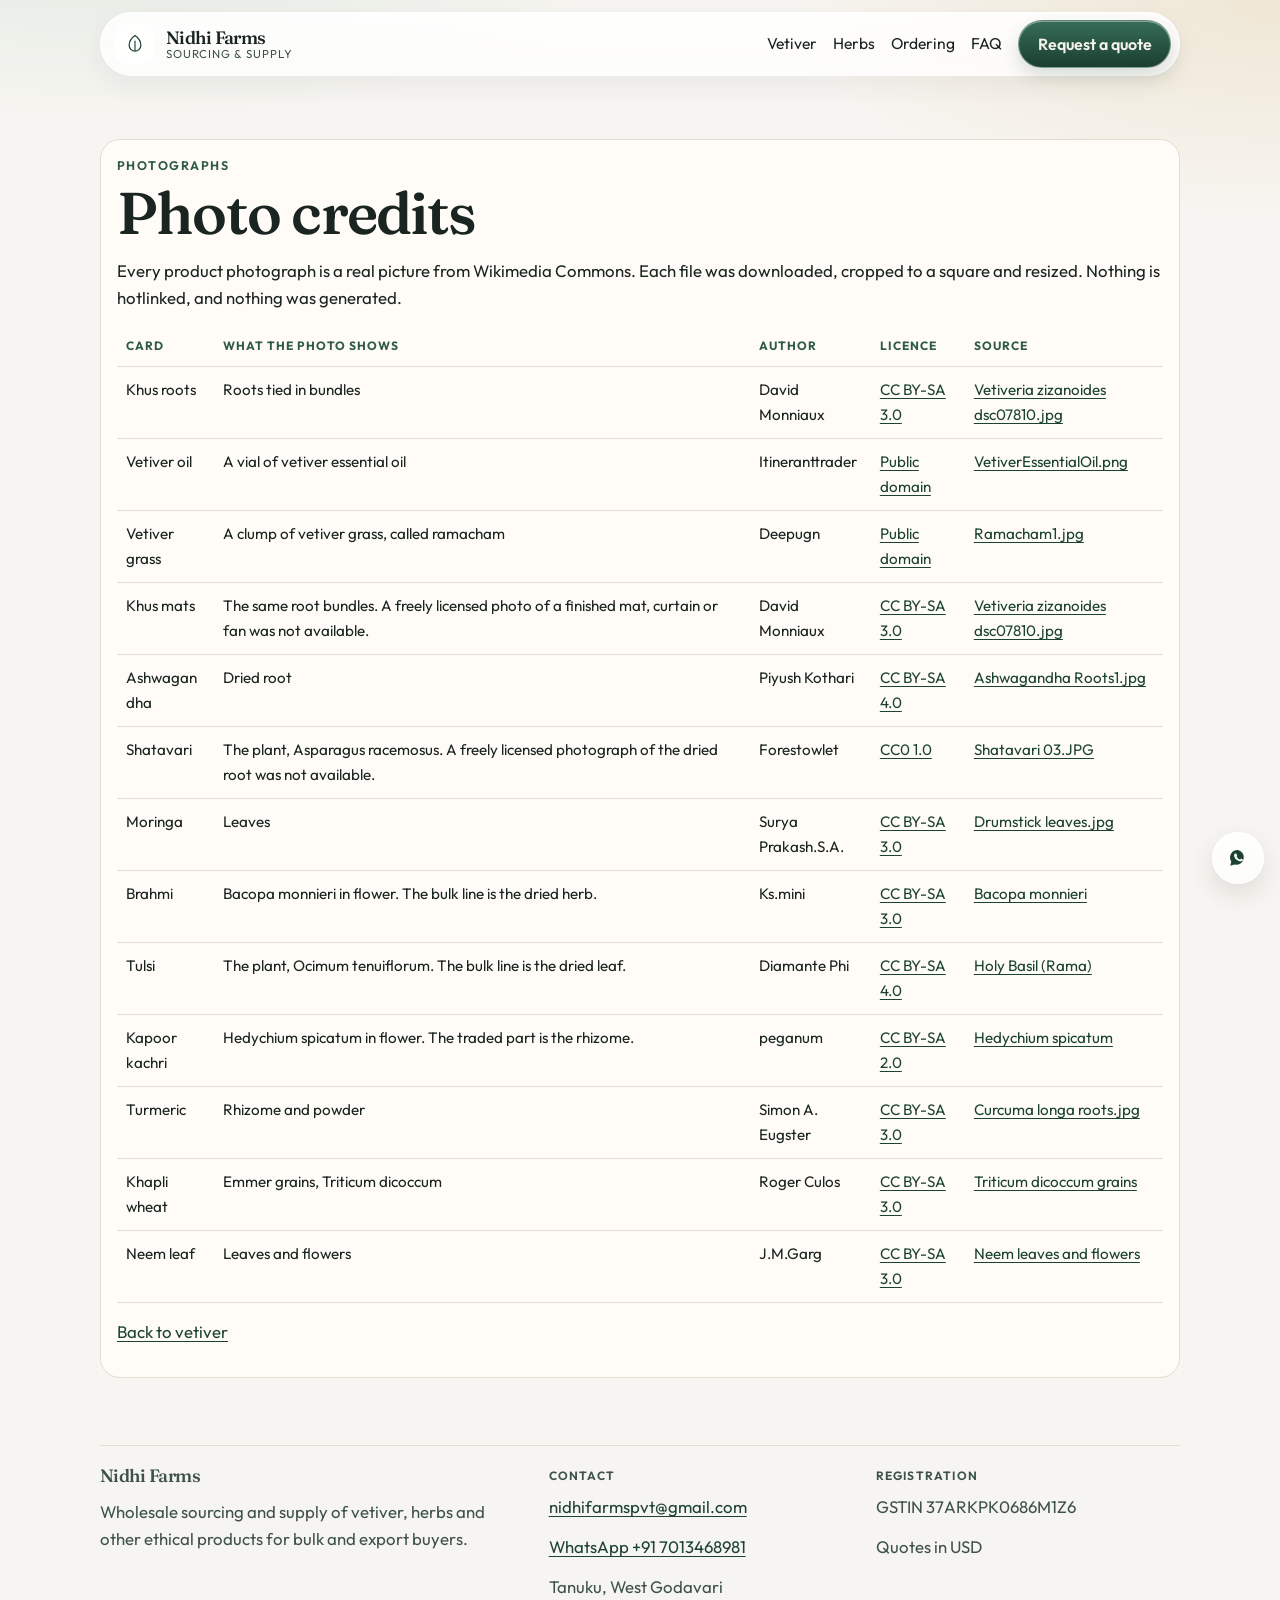
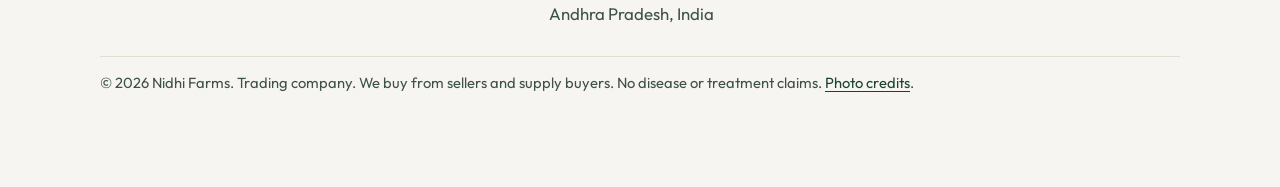
<file: credits.html>
<!DOCTYPE html>
<html lang="en">
<head>
  <meta charset="utf-8">
  <meta name="viewport" content="width=device-width, initial-scale=1, viewport-fit=cover">
  <title>Photo credits | Nidhi Farms</title>
  <meta name="description" content="Authors, licences and source links for the product photographs on the Nidhi Farms wholesale site.">
  <meta name="robots" content="index, follow">
  <meta name="theme-color" content="#f7f5f1">
  <link rel="canonical" href="https://nidhi-bhai.github.io/nidhi-farms-3d-integrated/credits.html">
  <link rel="icon" href="favicon.svg" type="image/svg+xml">
  <link rel="apple-touch-icon" href="apple-touch-icon.png">
  <meta property="og:type" content="website">
  <meta property="og:site_name" content="Nidhi Farms">
  <meta property="og:title" content="Photo credits | Nidhi Farms">
  <meta property="og:description" content="Authors, licences and source links for the product photographs on the Nidhi Farms wholesale site.">
  <meta property="og:url" content="https://nidhi-bhai.github.io/nidhi-farms-3d-integrated/credits.html">
  <meta property="og:image" content="https://nidhi-bhai.github.io/nidhi-farms-3d-integrated/og.png">
  <meta property="og:locale" content="en_IN">
  <meta name="twitter:card" content="summary_large_image">
  <meta name="twitter:title" content="Photo credits | Nidhi Farms">
  <meta name="twitter:description" content="Authors, licences and source links for the product photographs on the Nidhi Farms wholesale site.">
  <meta name="twitter:image" content="https://nidhi-bhai.github.io/nidhi-farms-3d-integrated/og.png">
  <link rel="preload" href="fonts/fraunces-latin.woff2" as="font" type="font/woff2" crossorigin>
  <link rel="preload" href="fonts/outfit-latin.woff2" as="font" type="font/woff2" crossorigin>
  <link rel="stylesheet" href="styles.css">
  <script type="application/ld+json">
  {
  "@context": "https://schema.org",
  "@graph": [
    {
      "@type": "Organization",
      "@id": "https://nidhi-bhai.github.io/nidhi-farms-3d-integrated/#organization",
      "name": "Nidhi Farms",
      "url": "https://nidhi-bhai.github.io/nidhi-farms-3d-integrated/",
      "email": "nidhifarmspvt@gmail.com",
      "description": "Trading company that buys herbs and other ethical products from vetted sellers and supplies bulk and export buyers. It does not grow crops.",
      "address": {
        "@type": "PostalAddress",
        "addressLocality": "Tanuku",
        "addressRegion": "Andhra Pradesh",
        "addressCountry": "IN"
      },
      "areaServed": "Worldwide",
      "currenciesAccepted": "USD",
      "taxID": "37ARKPK0686M1Z6",
      "logo": "https://nidhi-bhai.github.io/nidhi-farms-3d-integrated/favicon.svg"
    }
  ]
}
  </script>
</head>
<body>
  <a class="skip-link" href="#main">Skip to content</a>
  <header class="site-header">
    <div class="header-inner">
      <a class="brand" href="index.html">
        <span class="brand-mark" aria-hidden="true"><svg viewBox="0 0 32 32" width="26" height="26" aria-hidden="true"><path d="M16 5.5c5.2 3.6 7.2 8.2 7.2 12.1A7.2 7.2 0 0 1 16 24.8a7.2 7.2 0 0 1-7.2-7.2c0-3.9 2-8.5 7.2-12.1z" fill="rgba(255,255,255,0.55)" stroke="currentColor" stroke-width="1.5"/><path d="M16 24V12.5" stroke="currentColor" stroke-width="1.4" stroke-linecap="round"/></svg></span>
        <span class="brand-text">
          <span class="brand-name">Nidhi Farms</span>
          <span class="brand-role">Sourcing &amp; supply</span>
        </span>
      </a>
      <button class="nav-toggle" type="button" aria-expanded="false" aria-controls="site-nav">
        <span class="sr-only">Menu</span>
        <span class="nav-toggle-bars" aria-hidden="true"></span>
      </button>
      <nav class="site-nav" id="site-nav" aria-label="Primary">
        <a href="vetiver.html">Vetiver</a>
        <a href="herbs.html">Herbs</a>
        <a href="index.html#ordering">Ordering</a>
        <a href="index.html#faq">FAQ</a>
        <a class="btn btn-primary" href="index.html#enquire">Request a quote</a>
      </nav>
    </div>
  </header>

  <main id="main">
    <section class="band">
      <div class="wrap">
        <article class="page-card">
          <p class="eyebrow">Photographs</p>
          <h1>Photo credits</h1>
          <p>Every product photograph is a real picture from Wikimedia Commons. Each file was downloaded, cropped to a square and resized. Nothing is hotlinked, and nothing was generated.</p>
          <div class="table-scroll">
            <table class="credits-table">
              <thead>
                <tr><th>Card</th><th>What the photo shows</th><th>Author</th><th>Licence</th><th>Source</th></tr>
              </thead>
              <tbody>
                <tr><td data-label="Card">Khus roots</td><td data-label="Shows">Roots tied in bundles</td><td data-label="Author">David Monniaux</td><td data-label="Licence"><a href="https://creativecommons.org/licenses/by-sa/3.0/">CC BY-SA 3.0</a></td><td data-label="Source"><a href="https://commons.wikimedia.org/wiki/File:Vetiveria_zizanoides_dsc07810.jpg">Vetiveria zizanoides dsc07810.jpg</a></td></tr><tr><td data-label="Card">Vetiver oil</td><td data-label="Shows">A vial of vetiver essential oil</td><td data-label="Author">Itineranttrader</td><td data-label="Licence"><a href="https://commons.wikimedia.org/wiki/File:VetiverEssentialOil.png">Public domain</a></td><td data-label="Source"><a href="https://commons.wikimedia.org/wiki/File:VetiverEssentialOil.png">VetiverEssentialOil.png</a></td></tr><tr><td data-label="Card">Vetiver grass</td><td data-label="Shows">A clump of vetiver grass, called ramacham</td><td data-label="Author">Deepugn</td><td data-label="Licence"><a href="https://commons.wikimedia.org/wiki/File:Ramacham1.jpg">Public domain</a></td><td data-label="Source"><a href="https://commons.wikimedia.org/wiki/File:Ramacham1.jpg">Ramacham1.jpg</a></td></tr><tr><td data-label="Card">Khus mats</td><td data-label="Shows">The same root bundles. A freely licensed photo of a finished mat, curtain or fan was not available.</td><td data-label="Author">David Monniaux</td><td data-label="Licence"><a href="https://creativecommons.org/licenses/by-sa/3.0/">CC BY-SA 3.0</a></td><td data-label="Source"><a href="https://commons.wikimedia.org/wiki/File:Vetiveria_zizanoides_dsc07810.jpg">Vetiveria zizanoides dsc07810.jpg</a></td></tr><tr><td data-label="Card">Ashwagandha</td><td data-label="Shows">Dried root</td><td data-label="Author">Piyush Kothari</td><td data-label="Licence"><a href="https://creativecommons.org/licenses/by-sa/4.0/">CC BY-SA 4.0</a></td><td data-label="Source"><a href="https://commons.wikimedia.org/wiki/File:Ashwagandha_Roots1.jpg">Ashwagandha Roots1.jpg</a></td></tr><tr><td data-label="Card">Shatavari</td><td data-label="Shows">The plant, Asparagus racemosus. A freely licensed photograph of the dried root was not available.</td><td data-label="Author">Forestowlet</td><td data-label="Licence"><a href="https://creativecommons.org/publicdomain/zero/1.0/">CC0 1.0</a></td><td data-label="Source"><a href="https://commons.wikimedia.org/wiki/File:Shatavari_03.JPG">Shatavari 03.JPG</a></td></tr><tr><td data-label="Card">Moringa</td><td data-label="Shows">Leaves</td><td data-label="Author">Surya Prakash.S.A.</td><td data-label="Licence"><a href="https://creativecommons.org/licenses/by-sa/3.0/">CC BY-SA 3.0</a></td><td data-label="Source"><a href="https://commons.wikimedia.org/wiki/File:Drumstick_leaves.jpg">Drumstick leaves.jpg</a></td></tr><tr><td data-label="Card">Brahmi</td><td data-label="Shows">Bacopa monnieri in flower. The bulk line is the dried herb.</td><td data-label="Author">Ks.mini</td><td data-label="Licence"><a href="https://creativecommons.org/licenses/by-sa/3.0/">CC BY-SA 3.0</a></td><td data-label="Source"><a href="https://commons.wikimedia.org/wiki/File:%E0%B4%AC%E0%B5%8D%E0%B4%B0%E0%B4%B9%E0%B5%8D%E0%B4%AE%E0%B4%BF...Bacopa_monnieri.jpg">Bacopa monnieri</a></td></tr><tr><td data-label="Card">Tulsi</td><td data-label="Shows">The plant, Ocimum tenuiflorum. The bulk line is the dried leaf.</td><td data-label="Author">Diamante Phi</td><td data-label="Licence"><a href="https://creativecommons.org/licenses/by-sa/4.0/">CC BY-SA 4.0</a></td><td data-label="Source"><a href="https://commons.wikimedia.org/wiki/File:Holy_Basil(Rama;Ocimum_tenuiflorum).jpg">Holy Basil (Rama)</a></td></tr><tr><td data-label="Card">Kapoor kachri</td><td data-label="Shows">Hedychium spicatum in flower. The traded part is the rhizome.</td><td data-label="Author">peganum</td><td data-label="Licence"><a href="https://creativecommons.org/licenses/by-sa/2.0/">CC BY-SA 2.0</a></td><td data-label="Source"><a href="https://commons.wikimedia.org/wiki/File:Hedychium_spicatum_(20983517245).jpg">Hedychium spicatum</a></td></tr><tr><td data-label="Card">Turmeric</td><td data-label="Shows">Rhizome and powder</td><td data-label="Author">Simon A. Eugster</td><td data-label="Licence"><a href="https://creativecommons.org/licenses/by-sa/3.0/">CC BY-SA 3.0</a></td><td data-label="Source"><a href="https://commons.wikimedia.org/wiki/File:Curcuma_longa_roots.jpg">Curcuma longa roots.jpg</a></td></tr><tr><td data-label="Card">Khapli wheat</td><td data-label="Shows">Emmer grains, Triticum dicoccum</td><td data-label="Author">Roger Culos</td><td data-label="Licence"><a href="https://creativecommons.org/licenses/by-sa/3.0/">CC BY-SA 3.0</a></td><td data-label="Source"><a href="https://commons.wikimedia.org/wiki/File:Triticum_turgidum_subsp._dicoccum_MHNT.BOT.2015.2.36.jpg">Triticum dicoccum grains</a></td></tr><tr><td data-label="Card">Neem leaf</td><td data-label="Shows">Leaves and flowers</td><td data-label="Author">J.M.Garg</td><td data-label="Licence"><a href="https://creativecommons.org/licenses/by-sa/3.0/">CC BY-SA 3.0</a></td><td data-label="Source"><a href="https://commons.wikimedia.org/wiki/File:Neem_(Azadirachta_indica)_leaves_%26_flowers_in_Kolkata_W_IMG_6199.jpg">Neem leaves and flowers</a></td></tr>
              </tbody>
            </table>
          </div>
          <p><a href="index.html#vetiver">Back to vetiver</a></p>
        </article>
      </div>
    </section>

  </main>
  <footer class="site-footer">
    <div class="wrap footer-grid">
      <div>
        <p class="brand-name">Nidhi Farms</p>
        <p>Wholesale sourcing and supply of vetiver, herbs and other ethical products for bulk and export buyers.</p>
      </div>
      <div>
        <p class="footer-label">Contact</p>
        <p><a href="mailto:nidhifarmspvt@gmail.com">nidhifarmspvt@gmail.com</a></p>
        <p><a href="https://wa.me/917013468981?text=Hi%20Nidhi%20Farms%2C%20I%27d%20like%20a%20bulk%20quote%20for%20">WhatsApp +91 7013468981</a></p>
        <p>Tanuku, West Godavari<br>Andhra Pradesh, India</p>
      </div>
      <div>
        <p class="footer-label">Registration</p>
        <p>GSTIN 37ARKPK0686M1Z6</p>
        <p>Quotes in USD</p>
      </div>
    </div>
    <div class="wrap footer-base">
      <p>© 2026 Nidhi Farms. Trading company. We buy from sellers and supply buyers. No disease or treatment claims. <a href="credits.html">Photo credits</a>.</p>
    </div>
  </footer>
  <a class="whatsapp-float" href="https://wa.me/917013468981?text=Hi%20Nidhi%20Farms%2C%20I%27d%20like%20a%20bulk%20quote%20for%20" target="_blank" rel="noopener noreferrer">
    <svg viewBox="0 0 24 24" width="22" height="22" aria-hidden="true"><path fill="currentColor" d="M12 3.2A8.2 8.2 0 0 0 4.7 15.9L3.6 20.4l4.6-1.2A8.2 8.2 0 1 0 12 3.2zm4.6 11.5c-.2.5-1 .9-1.6 1-.4.1-.9.1-1.5-.1-.3-.1-.7-.3-1.2-.5-2.1-1.1-3.5-3-3.6-3.2-.1-.2-1-1.3-1-2.5s.6-1.8.9-2 .5-.3.7-.3h.5c.2 0 .4 0 .5.4.2.6.7 1.7.8 1.8.1.2 0 .3-.1.5l-.3.4c-.1.1-.2.3-.1.5.2.3.7 1.1 1.5 1.8.9.8 1.6 1 1.9 1.1.2.1.4 0 .5-.1l.6-.7c.2-.2.3-.2.5-.1l1.4.7c.2.1.4.2.4.3.1.3 0 .8-.2 1.2z"/></svg>
    <span>WhatsApp</span>
  </a>
  <script src="script.js"></script>
</body>
</html>
</file>
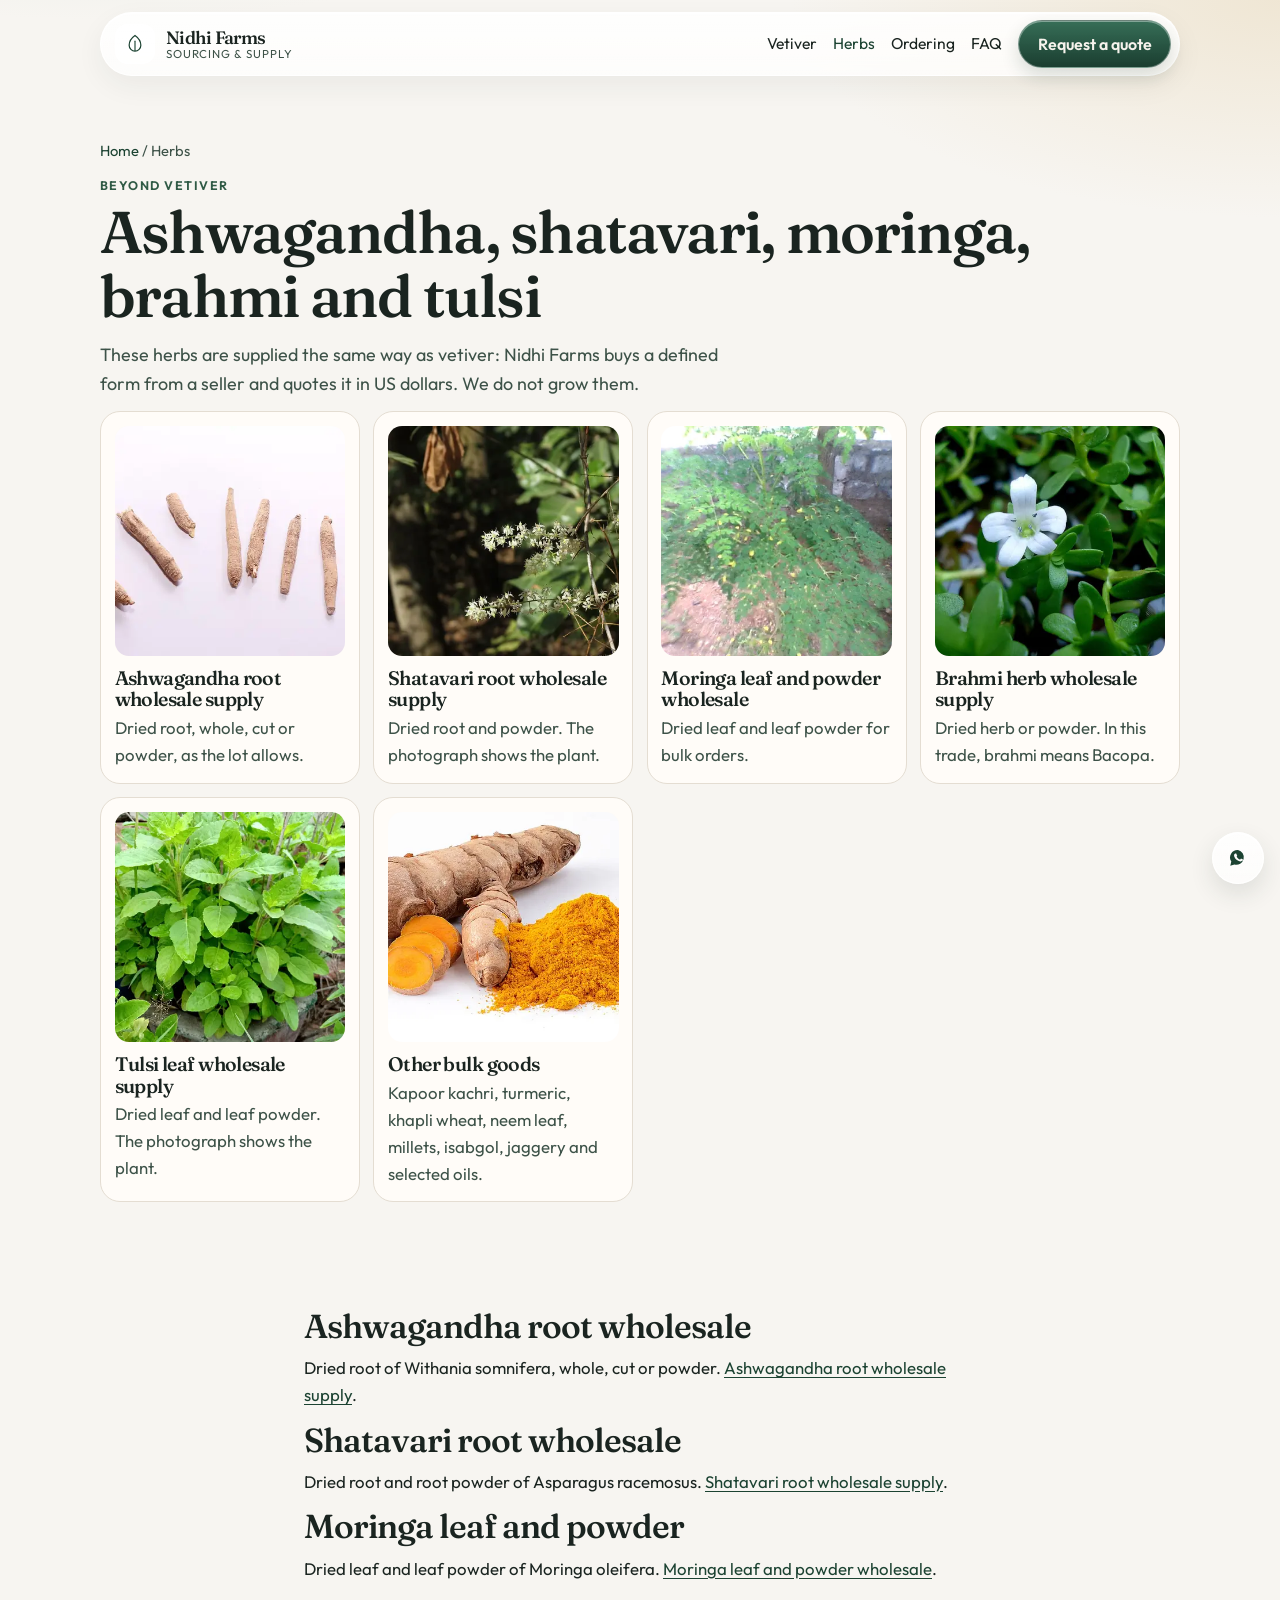
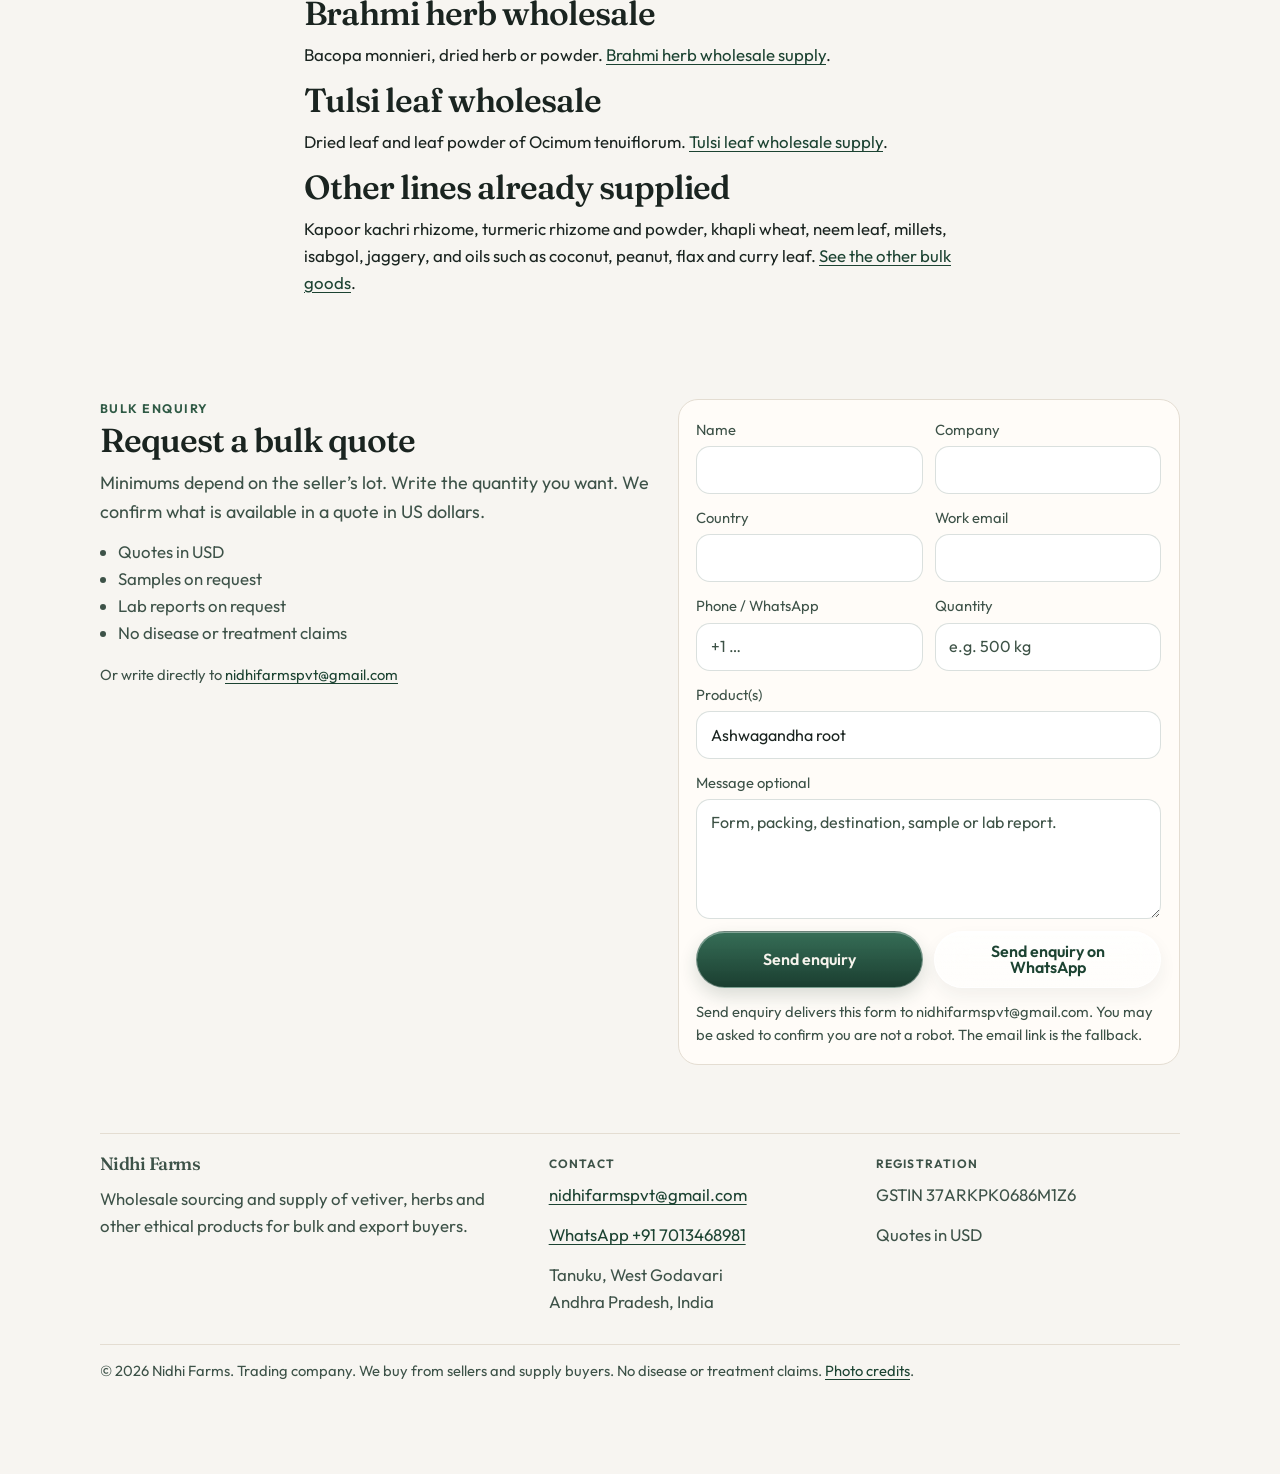
<file: herbs.html>
<!DOCTYPE html>
<html lang="en">
<head>
  <meta charset="utf-8">
  <meta name="viewport" content="width=device-width, initial-scale=1, viewport-fit=cover">
  <title>Ashwagandha, shatavari, moringa, brahmi and tulsi wholesale | Nidhi Farms</title>
  <meta name="description" content="Bulk supply of ashwagandha root, shatavari root, moringa leaf and powder, brahmi, tulsi and other traded herbs. USD quotes from India.">
  <meta name="robots" content="index, follow">
  <meta name="theme-color" content="#f7f5f1">
  <link rel="canonical" href="https://nidhi-bhai.github.io/nidhi-farms-3d-integrated/herbs.html">
  <link rel="icon" href="favicon.svg" type="image/svg+xml">
  <link rel="apple-touch-icon" href="apple-touch-icon.png">
  <meta property="og:type" content="website">
  <meta property="og:site_name" content="Nidhi Farms">
  <meta property="og:title" content="Ashwagandha, shatavari, moringa, brahmi and tulsi wholesale | Nidhi Farms">
  <meta property="og:description" content="Bulk supply of ashwagandha root, shatavari root, moringa leaf and powder, brahmi, tulsi and other traded herbs. USD quotes from India.">
  <meta property="og:url" content="https://nidhi-bhai.github.io/nidhi-farms-3d-integrated/herbs.html">
  <meta property="og:image" content="https://nidhi-bhai.github.io/nidhi-farms-3d-integrated/images/ashwagandha.webp">
  <meta property="og:locale" content="en_IN">
  <meta name="twitter:card" content="summary_large_image">
  <meta name="twitter:title" content="Ashwagandha, shatavari, moringa, brahmi and tulsi wholesale | Nidhi Farms">
  <meta name="twitter:description" content="Bulk supply of ashwagandha root, shatavari root, moringa leaf and powder, brahmi, tulsi and other traded herbs. USD quotes from India.">
  <meta name="twitter:image" content="https://nidhi-bhai.github.io/nidhi-farms-3d-integrated/images/ashwagandha.webp">
  <link rel="preload" href="fonts/fraunces-latin.woff2" as="font" type="font/woff2" crossorigin>
  <link rel="preload" href="fonts/outfit-latin.woff2" as="font" type="font/woff2" crossorigin>
  <link rel="stylesheet" href="styles.css">
  <script type="application/ld+json">
  {
  "@context": "https://schema.org",
  "@graph": [
    {
      "@type": "Organization",
      "@id": "https://nidhi-bhai.github.io/nidhi-farms-3d-integrated/#organization",
      "name": "Nidhi Farms",
      "url": "https://nidhi-bhai.github.io/nidhi-farms-3d-integrated/",
      "email": "nidhifarmspvt@gmail.com",
      "description": "Trading company that buys herbs and other ethical products from vetted sellers and supplies bulk and export buyers. It does not grow crops.",
      "address": {
        "@type": "PostalAddress",
        "addressLocality": "Tanuku",
        "addressRegion": "Andhra Pradesh",
        "addressCountry": "IN"
      },
      "areaServed": "Worldwide",
      "currenciesAccepted": "USD",
      "taxID": "37ARKPK0686M1Z6",
      "logo": "https://nidhi-bhai.github.io/nidhi-farms-3d-integrated/favicon.svg"
    },
    {
      "@type": "Product",
      "name": "Wholesale herbs",
      "description": "Ashwagandha, shatavari, moringa, brahmi and tulsi supplied in bulk.",
      "offers": {
        "@type": "Offer",
        "priceCurrency": "USD",
        "availability": "https://schema.org/LimitedAvailability",
        "seller": {
          "@id": "https://nidhi-bhai.github.io/nidhi-farms-3d-integrated/#organization"
        },
        "url": "https://nidhi-bhai.github.io/nidhi-farms-3d-integrated/herbs.html"
      },
      "image": "https://nidhi-bhai.github.io/nidhi-farms-3d-integrated/images/ashwagandha.webp"
    }
  ]
}
  </script>
</head>
<body>
  <a class="skip-link" href="#main">Skip to content</a>
  <header class="site-header">
    <div class="header-inner">
      <a class="brand" href="index.html">
        <span class="brand-mark" aria-hidden="true"><svg viewBox="0 0 32 32" width="26" height="26" aria-hidden="true"><path d="M16 5.5c5.2 3.6 7.2 8.2 7.2 12.1A7.2 7.2 0 0 1 16 24.8a7.2 7.2 0 0 1-7.2-7.2c0-3.9 2-8.5 7.2-12.1z" fill="rgba(255,255,255,0.55)" stroke="currentColor" stroke-width="1.5"/><path d="M16 24V12.5" stroke="currentColor" stroke-width="1.4" stroke-linecap="round"/></svg></span>
        <span class="brand-text">
          <span class="brand-name">Nidhi Farms</span>
          <span class="brand-role">Sourcing &amp; supply</span>
        </span>
      </a>
      <button class="nav-toggle" type="button" aria-expanded="false" aria-controls="site-nav">
        <span class="sr-only">Menu</span>
        <span class="nav-toggle-bars" aria-hidden="true"></span>
      </button>
      <nav class="site-nav" id="site-nav" aria-label="Primary">
        <a href="vetiver.html">Vetiver</a>
        <a href="herbs.html" aria-current="page">Herbs</a>
        <a href="index.html#ordering">Ordering</a>
        <a href="index.html#faq">FAQ</a>
        <a class="btn btn-primary" href="#enquire">Request a quote</a>
      </nav>
    </div>
  </header>

  <main id="main">
    <section class="band">
      <div class="wrap">
        <p class="crumbs"><a href="index.html">Home</a> / Herbs</p>
        <p class="eyebrow">Beyond vetiver</p>
        <h1>Ashwagandha, shatavari, moringa, brahmi and tulsi</h1>
        <p class="lede">These herbs are supplied the same way as vetiver: Nidhi Farms buys a defined form from a seller and quotes it in US dollars. We do not grow them.</p>
        <div class="catalog">
          <a class="card" href="ashwagandha.html">
            <img src="images/ashwagandha.webp" width="160" height="160" alt="Dried ashwagandha root, Withania somnifera" loading="lazy" decoding="async">
            <h3>Ashwagandha root wholesale supply</h3>
            <p>Dried root, whole, cut or powder, as the lot allows.</p>
          </a>
          <a class="card" href="shatavari.html">
            <img src="images/shatavari.webp" width="160" height="160" alt="Shatavari plant, Asparagus racemosus. The bulk line is the dried root." loading="lazy" decoding="async">
            <h3>Shatavari root wholesale supply</h3>
            <p>Dried root and powder. The photograph shows the plant.</p>
          </a>
          <a class="card" href="moringa.html">
            <img src="images/moringa.webp" width="160" height="160" alt="Moringa oleifera leaves" loading="lazy" decoding="async">
            <h3>Moringa leaf and powder wholesale</h3>
            <p>Dried leaf and leaf powder for bulk orders.</p>
          </a>
          <a class="card" href="brahmi.html">
            <img src="images/brahmi.webp" width="160" height="160" alt="Bacopa monnieri in flower. The bulk line is the dried herb." loading="lazy" decoding="async">
            <h3>Brahmi herb wholesale supply</h3>
            <p>Dried herb or powder. In this trade, brahmi means Bacopa.</p>
          </a>
          <a class="card" href="tulsi.html">
            <img src="images/tulsi.webp" width="160" height="160" alt="Tulsi plant, Ocimum tenuiflorum. The bulk line is the dried leaf." loading="lazy" decoding="async">
            <h3>Tulsi leaf wholesale supply</h3>
            <p>Dried leaf and leaf powder. The photograph shows the plant.</p>
          </a>

          <a class="card" href="other-lines.html">
            <img src="images/turmeric.webp" width="160" height="160" alt="Turmeric rhizome and powder" loading="lazy" decoding="async">
            <h3>Other bulk goods</h3>
            <p>Kapoor kachri, turmeric, khapli wheat, neem leaf, millets, isabgol, jaggery and selected oils.</p>
          </a>
        </div>
      </div>
    </section>
    <section class="band">
      <div class="wrap prose">
        <h2>Ashwagandha root wholesale</h2>
        <p>Dried root of Withania somnifera, whole, cut or powder. <a href="ashwagandha.html">Ashwagandha root wholesale supply</a>.</p>
        <h2>Shatavari root wholesale</h2>
        <p>Dried root and root powder of Asparagus racemosus. <a href="shatavari.html">Shatavari root wholesale supply</a>.</p>
        <h2>Moringa leaf and powder</h2>
        <p>Dried leaf and leaf powder of Moringa oleifera. <a href="moringa.html">Moringa leaf and powder wholesale</a>.</p>
        <h2>Brahmi herb wholesale</h2>
        <p>Bacopa monnieri, dried herb or powder. <a href="brahmi.html">Brahmi herb wholesale supply</a>.</p>
        <h2>Tulsi leaf wholesale</h2>
        <p>Dried leaf and leaf powder of Ocimum tenuiflorum. <a href="tulsi.html">Tulsi leaf wholesale supply</a>.</p>
        <h2>Other lines already supplied</h2>
        <p>Kapoor kachri rhizome, turmeric rhizome and powder, khapli wheat, neem leaf, millets, isabgol, jaggery, and oils such as coconut, peanut, flax and curry leaf. <a href="other-lines.html">See the other bulk goods</a>.</p>
      </div>
    </section>
    <section class="band" id="enquire">
      <div class="wrap split">
        <div>
          <p class="eyebrow">Bulk enquiry</p>
          <h2>Request a bulk quote</h2>
          <p class="lede">Minimums depend on the seller’s lot. Write the quantity you want. We confirm what is available in a quote in US dollars.</p>
          <ul class="plain-list">
            <li>Quotes in USD</li>
            <li>Samples on request</li>
            <li>Lab reports on request</li>
            <li>No disease or treatment claims</li>
          </ul>
          <p class="direct-mail">Or write directly to <a id="mailto-fallback" href="mailto:nidhifarmspvt@gmail.com">nidhifarmspvt@gmail.com</a></p>
        </div>
        <form class="enquiry-form" id="enquiry-form" action="https://formsubmit.co/nidhifarmspvt@gmail.com" method="POST">
          <input type="hidden" name="_captcha" value="true">
          <input type="hidden" name="_subject" value="New B2B enquiry - Nidhi Farms website">
          <input type="hidden" name="_template" value="table">
          <input type="hidden" name="_next" value="https://nidhi-bhai.github.io/nidhi-farms-3d-integrated/thanks.html">
          <input class="hp" type="text" name="_honey" tabindex="-1" autocomplete="off" aria-hidden="true">
          <div class="field-row">
            <label class="field">
              <span>Name</span>
              <input name="name" type="text" autocomplete="name" required maxlength="120">
            </label>
            <label class="field">
              <span>Company</span>
              <input name="company" type="text" autocomplete="organization" required maxlength="160">
            </label>
          </div>
          <div class="field-row">
            <label class="field">
              <span>Country</span>
              <input name="country" type="text" autocomplete="country-name" required maxlength="80">
            </label>
            <label class="field">
              <span>Work email</span>
              <input name="email" type="email" autocomplete="email" required maxlength="160">
            </label>
          </div>
          <div class="field-row">
            <label class="field">
              <span>Phone / WhatsApp</span>
              <input name="phone" type="tel" autocomplete="tel" required maxlength="40" placeholder="+1 …">
            </label>
            <label class="field">
              <span>Quantity</span>
              <input name="quantity" type="text" required maxlength="80" placeholder="e.g. 500 kg">
            </label>
          </div>
          <label class="field">
            <span>Product(s)</span>
            <input name="products" type="text" required maxlength="200" list="product-lines" value="Ashwagandha root">
            <datalist id="product-lines">
              <option value="Khus / vetiver roots"></option>
              <option value="Vetiver oil"></option>
              <option value="Khus mats, curtains and fans"></option>
              <option value="Vetiver grass"></option>
              <option value="Ashwagandha root"></option>
              <option value="Shatavari root"></option>
              <option value="Moringa leaf"></option>
              <option value="Moringa leaf powder"></option>
              <option value="Brahmi (Bacopa monnieri)"></option>
              <option value="Tulsi leaf"></option>
              <option value="Kapoor Kachri"></option>
              <option value="Turmeric"></option>
              <option value="Khapli (Kapili) wheat"></option>
              <option value="Neem leaf"></option>
              <option value="Millets"></option>
              <option value="Isabgol"></option>
              <option value="Jaggery"></option>
              <option value="Coconut, peanut, flax or curry-leaf oil"></option>
            </datalist>
          </label>
          <label class="field">
            <span>Message <span class="optional">optional</span></span>
            <textarea name="message" rows="4" maxlength="2000" placeholder="Form, packing, destination, sample or lab report."></textarea>
          </label>
          <div class="form-actions">
            <button class="btn btn-primary" type="submit">Send enquiry</button>
            <button class="btn btn-glass" type="button" id="whatsapp-enquiry">Send enquiry on WhatsApp</button>
          </div>
          <p class="form-hint">Send enquiry delivers this form to nidhifarmspvt@gmail.com. You may be asked to confirm you are not a robot. The email link is the fallback.</p>
        </form>
      </div>
    </section>

  </main>
  <footer class="site-footer">
    <div class="wrap footer-grid">
      <div>
        <p class="brand-name">Nidhi Farms</p>
        <p>Wholesale sourcing and supply of vetiver, herbs and other ethical products for bulk and export buyers.</p>
      </div>
      <div>
        <p class="footer-label">Contact</p>
        <p><a href="mailto:nidhifarmspvt@gmail.com">nidhifarmspvt@gmail.com</a></p>
        <p><a href="https://wa.me/917013468981?text=Hi%20Nidhi%20Farms%2C%20I%27d%20like%20a%20bulk%20quote%20for%20">WhatsApp +91 7013468981</a></p>
        <p>Tanuku, West Godavari<br>Andhra Pradesh, India</p>
      </div>
      <div>
        <p class="footer-label">Registration</p>
        <p>GSTIN 37ARKPK0686M1Z6</p>
        <p>Quotes in USD</p>
      </div>
    </div>
    <div class="wrap footer-base">
      <p>© 2026 Nidhi Farms. Trading company. We buy from sellers and supply buyers. No disease or treatment claims. <a href="credits.html">Photo credits</a>.</p>
    </div>
  </footer>
  <a class="whatsapp-float" href="https://wa.me/917013468981?text=Hi%20Nidhi%20Farms%2C%20I%27d%20like%20a%20bulk%20quote%20for%20" target="_blank" rel="noopener noreferrer">
    <svg viewBox="0 0 24 24" width="22" height="22" aria-hidden="true"><path fill="currentColor" d="M12 3.2A8.2 8.2 0 0 0 4.7 15.9L3.6 20.4l4.6-1.2A8.2 8.2 0 1 0 12 3.2zm4.6 11.5c-.2.5-1 .9-1.6 1-.4.1-.9.1-1.5-.1-.3-.1-.7-.3-1.2-.5-2.1-1.1-3.5-3-3.6-3.2-.1-.2-1-1.3-1-2.5s.6-1.8.9-2 .5-.3.7-.3h.5c.2 0 .4 0 .5.4.2.6.7 1.7.8 1.8.1.2 0 .3-.1.5l-.3.4c-.1.1-.2.3-.1.5.2.3.7 1.1 1.5 1.8.9.8 1.6 1 1.9 1.1.2.1.4 0 .5-.1l.6-.7c.2-.2.3-.2.5-.1l1.4.7c.2.1.4.2.4.3.1.3 0 .8-.2 1.2z"/></svg>
    <span>WhatsApp</span>
  </a>
  <script src="script.js"></script>
</body>
</html>
</file>
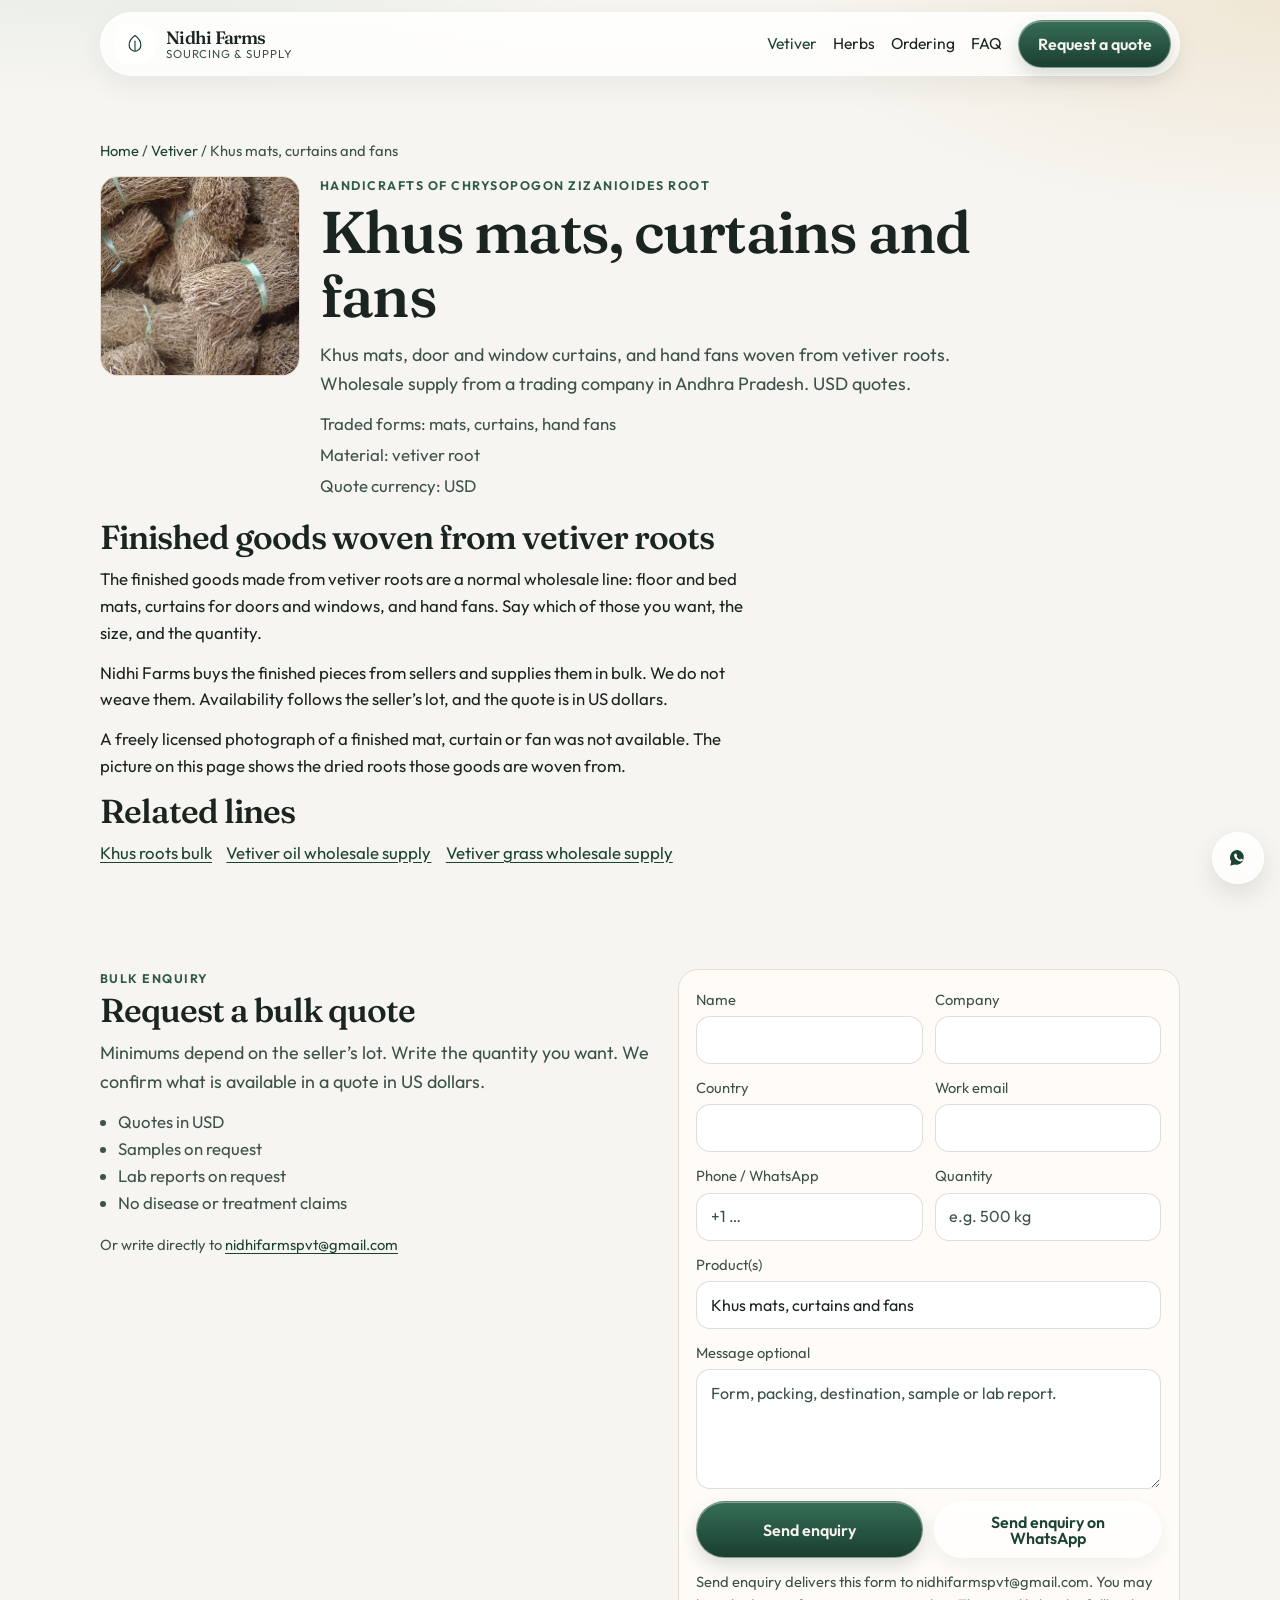
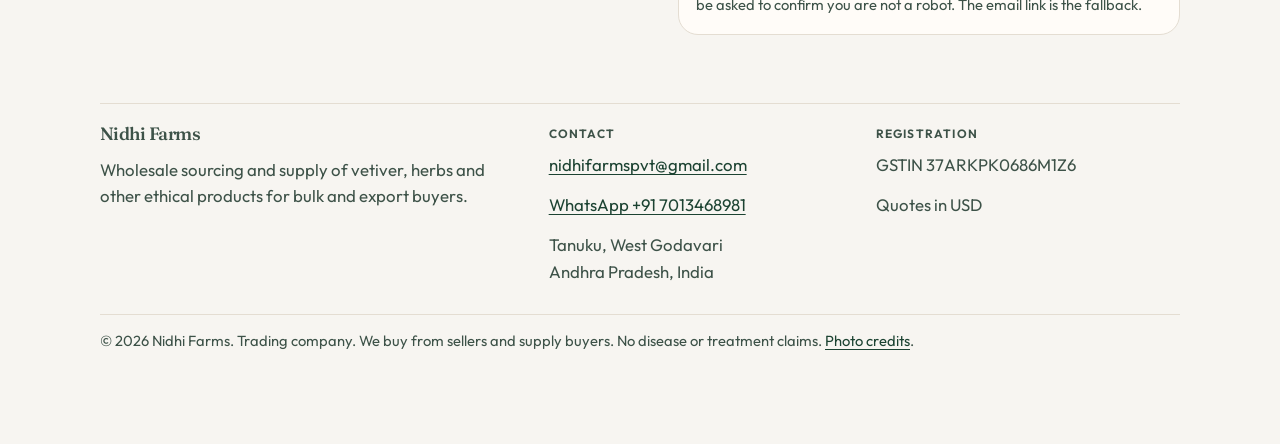
<file: khus-mats.html>
<!DOCTYPE html>
<html lang="en">
<head>
  <meta charset="utf-8">
  <meta name="viewport" content="width=device-width, initial-scale=1, viewport-fit=cover">
  <title>Khus mats, curtains and fans wholesale | Nidhi Farms</title>
  <meta name="description" content="Khus mats, door and window curtains, and hand fans woven from vetiver roots. Wholesale supply from a trading company in Andhra Pradesh. USD quotes.">
  <meta name="robots" content="index, follow">
  <meta name="theme-color" content="#f7f5f1">
  <link rel="canonical" href="https://nidhi-bhai.github.io/nidhi-farms-3d-integrated/khus-mats.html">
  <link rel="icon" href="favicon.svg" type="image/svg+xml">
  <link rel="apple-touch-icon" href="apple-touch-icon.png">
  <meta property="og:type" content="website">
  <meta property="og:site_name" content="Nidhi Farms">
  <meta property="og:title" content="Khus mats, curtains and fans wholesale | Nidhi Farms">
  <meta property="og:description" content="Khus mats, door and window curtains, and hand fans woven from vetiver roots. Wholesale supply from a trading company in Andhra Pradesh. USD quotes.">
  <meta property="og:url" content="https://nidhi-bhai.github.io/nidhi-farms-3d-integrated/khus-mats.html">
  <meta property="og:image" content="https://nidhi-bhai.github.io/nidhi-farms-3d-integrated/images/vetiver.webp">
  <meta property="og:locale" content="en_IN">
  <meta name="twitter:card" content="summary_large_image">
  <meta name="twitter:title" content="Khus mats, curtains and fans wholesale | Nidhi Farms">
  <meta name="twitter:description" content="Khus mats, door and window curtains, and hand fans woven from vetiver roots. Wholesale supply from a trading company in Andhra Pradesh. USD quotes.">
  <meta name="twitter:image" content="https://nidhi-bhai.github.io/nidhi-farms-3d-integrated/images/vetiver.webp">
  <link rel="preload" href="fonts/fraunces-latin.woff2" as="font" type="font/woff2" crossorigin>
  <link rel="preload" href="fonts/outfit-latin.woff2" as="font" type="font/woff2" crossorigin>
  <link rel="stylesheet" href="styles.css">
  <script type="application/ld+json">
  {
  "@context": "https://schema.org",
  "@graph": [
    {
      "@type": "Organization",
      "@id": "https://nidhi-bhai.github.io/nidhi-farms-3d-integrated/#organization",
      "name": "Nidhi Farms",
      "url": "https://nidhi-bhai.github.io/nidhi-farms-3d-integrated/",
      "email": "nidhifarmspvt@gmail.com",
      "description": "Trading company that buys herbs and other ethical products from vetted sellers and supplies bulk and export buyers. It does not grow crops.",
      "address": {
        "@type": "PostalAddress",
        "addressLocality": "Tanuku",
        "addressRegion": "Andhra Pradesh",
        "addressCountry": "IN"
      },
      "areaServed": "Worldwide",
      "currenciesAccepted": "USD",
      "taxID": "37ARKPK0686M1Z6",
      "logo": "https://nidhi-bhai.github.io/nidhi-farms-3d-integrated/favicon.svg"
    },
    {
      "@type": "Product",
      "name": "Khus mats, curtains and fans",
      "description": "Khus mats, door and window curtains, and hand fans woven from vetiver roots. Wholesale supply from a trading company in Andhra Pradesh. USD quotes.",
      "offers": {
        "@type": "Offer",
        "priceCurrency": "USD",
        "availability": "https://schema.org/LimitedAvailability",
        "seller": {
          "@id": "https://nidhi-bhai.github.io/nidhi-farms-3d-integrated/#organization"
        },
        "url": "https://nidhi-bhai.github.io/nidhi-farms-3d-integrated/khus-mats.html"
      },
      "image": "https://nidhi-bhai.github.io/nidhi-farms-3d-integrated/images/vetiver.webp"
    },
    {
      "@type": "BreadcrumbList",
      "itemListElement": [
        {
          "@type": "ListItem",
          "position": 1,
          "name": "Home",
          "item": "https://nidhi-bhai.github.io/nidhi-farms-3d-integrated/"
        },
        {
          "@type": "ListItem",
          "position": 2,
          "name": "Vetiver",
          "item": "https://nidhi-bhai.github.io/nidhi-farms-3d-integrated/vetiver.html"
        },
        {
          "@type": "ListItem",
          "position": 3,
          "name": "Khus mats, curtains and fans",
          "item": "https://nidhi-bhai.github.io/nidhi-farms-3d-integrated/khus-mats.html"
        }
      ]
    }
  ]
}
  </script>
</head>
<body>
  <a class="skip-link" href="#main">Skip to content</a>
  <header class="site-header">
    <div class="header-inner">
      <a class="brand" href="index.html">
        <span class="brand-mark" aria-hidden="true"><svg viewBox="0 0 32 32" width="26" height="26" aria-hidden="true"><path d="M16 5.5c5.2 3.6 7.2 8.2 7.2 12.1A7.2 7.2 0 0 1 16 24.8a7.2 7.2 0 0 1-7.2-7.2c0-3.9 2-8.5 7.2-12.1z" fill="rgba(255,255,255,0.55)" stroke="currentColor" stroke-width="1.5"/><path d="M16 24V12.5" stroke="currentColor" stroke-width="1.4" stroke-linecap="round"/></svg></span>
        <span class="brand-text">
          <span class="brand-name">Nidhi Farms</span>
          <span class="brand-role">Sourcing &amp; supply</span>
        </span>
      </a>
      <button class="nav-toggle" type="button" aria-expanded="false" aria-controls="site-nav">
        <span class="sr-only">Menu</span>
        <span class="nav-toggle-bars" aria-hidden="true"></span>
      </button>
      <nav class="site-nav" id="site-nav" aria-label="Primary">
        <a href="vetiver.html" aria-current="page">Vetiver</a>
        <a href="herbs.html">Herbs</a>
        <a href="index.html#ordering">Ordering</a>
        <a href="index.html#faq">FAQ</a>
        <a class="btn btn-primary" href="#enquire">Request a quote</a>
      </nav>
    </div>
  </header>

  <main id="main">
    <section class="band">
      <div class="wrap">
        <p class="crumbs"><a href="index.html">Home</a> / <a href="vetiver.html">Vetiver</a> / Khus mats, curtains and fans</p>
        <div class="product-layout">
          <img src="images/vetiver.webp" width="200" height="200" alt="Bundles of dried vetiver roots. These roots are what khus mats, curtains and fans are woven from.">
          <div class="prose">
            <p class="eyebrow">Handicrafts of Chrysopogon zizanioides root</p>
            <h1>Khus mats, curtains and fans</h1>
            <p class="lede">Khus mats, door and window curtains, and hand fans woven from vetiver roots. Wholesale supply from a trading company in Andhra Pradesh. USD quotes.</p>
            <ul class="spec"><li>Traded forms: mats, curtains, hand fans</li><li>Material: vetiver root</li><li>Quote currency: USD</li></ul>
          </div>
        </div>
        <div class="prose">
          <h2>Finished goods woven from vetiver roots</h2>
          <p>The finished goods made from vetiver roots are a normal wholesale line: floor and bed mats, curtains for doors and windows, and hand fans. Say which of those you want, the size, and the quantity.</p><p>Nidhi Farms buys the finished pieces from sellers and supplies them in bulk. We do not weave them. Availability follows the seller’s lot, and the quote is in US dollars.</p><p>A freely licensed photograph of a finished mat, curtain or fan was not available. The picture on this page shows the dried roots those goods are woven from.</p>
          <h2>Related lines</h2>
          <ul class="related"><li><a href="vetiver-roots.html">Khus roots bulk</a></li><li><a href="vetiver-oil.html">Vetiver oil wholesale supply</a></li><li><a href="vetiver-grass.html">Vetiver grass wholesale supply</a></li></ul>
        </div>
      </div>
    </section>
    <section class="band" id="enquire">
      <div class="wrap split">
        <div>
          <p class="eyebrow">Bulk enquiry</p>
          <h2>Request a bulk quote</h2>
          <p class="lede">Minimums depend on the seller’s lot. Write the quantity you want. We confirm what is available in a quote in US dollars.</p>
          <ul class="plain-list">
            <li>Quotes in USD</li>
            <li>Samples on request</li>
            <li>Lab reports on request</li>
            <li>No disease or treatment claims</li>
          </ul>
          <p class="direct-mail">Or write directly to <a id="mailto-fallback" href="mailto:nidhifarmspvt@gmail.com">nidhifarmspvt@gmail.com</a></p>
        </div>
        <form class="enquiry-form" id="enquiry-form" action="https://formsubmit.co/nidhifarmspvt@gmail.com" method="POST">
          <input type="hidden" name="_captcha" value="true">
          <input type="hidden" name="_subject" value="New B2B enquiry - Nidhi Farms website">
          <input type="hidden" name="_template" value="table">
          <input type="hidden" name="_next" value="https://nidhi-bhai.github.io/nidhi-farms-3d-integrated/thanks.html">
          <input class="hp" type="text" name="_honey" tabindex="-1" autocomplete="off" aria-hidden="true">
          <div class="field-row">
            <label class="field">
              <span>Name</span>
              <input name="name" type="text" autocomplete="name" required maxlength="120">
            </label>
            <label class="field">
              <span>Company</span>
              <input name="company" type="text" autocomplete="organization" required maxlength="160">
            </label>
          </div>
          <div class="field-row">
            <label class="field">
              <span>Country</span>
              <input name="country" type="text" autocomplete="country-name" required maxlength="80">
            </label>
            <label class="field">
              <span>Work email</span>
              <input name="email" type="email" autocomplete="email" required maxlength="160">
            </label>
          </div>
          <div class="field-row">
            <label class="field">
              <span>Phone / WhatsApp</span>
              <input name="phone" type="tel" autocomplete="tel" required maxlength="40" placeholder="+1 …">
            </label>
            <label class="field">
              <span>Quantity</span>
              <input name="quantity" type="text" required maxlength="80" placeholder="e.g. 500 kg">
            </label>
          </div>
          <label class="field">
            <span>Product(s)</span>
            <input name="products" type="text" required maxlength="200" list="product-lines" value="Khus mats, curtains and fans">
            <datalist id="product-lines">
              <option value="Khus / vetiver roots"></option>
              <option value="Vetiver oil"></option>
              <option value="Khus mats, curtains and fans"></option>
              <option value="Vetiver grass"></option>
              <option value="Ashwagandha root"></option>
              <option value="Shatavari root"></option>
              <option value="Moringa leaf"></option>
              <option value="Moringa leaf powder"></option>
              <option value="Brahmi (Bacopa monnieri)"></option>
              <option value="Tulsi leaf"></option>
              <option value="Kapoor Kachri"></option>
              <option value="Turmeric"></option>
              <option value="Khapli (Kapili) wheat"></option>
              <option value="Neem leaf"></option>
              <option value="Millets"></option>
              <option value="Isabgol"></option>
              <option value="Jaggery"></option>
              <option value="Coconut, peanut, flax or curry-leaf oil"></option>
            </datalist>
          </label>
          <label class="field">
            <span>Message <span class="optional">optional</span></span>
            <textarea name="message" rows="4" maxlength="2000" placeholder="Form, packing, destination, sample or lab report."></textarea>
          </label>
          <div class="form-actions">
            <button class="btn btn-primary" type="submit">Send enquiry</button>
            <button class="btn btn-glass" type="button" id="whatsapp-enquiry">Send enquiry on WhatsApp</button>
          </div>
          <p class="form-hint">Send enquiry delivers this form to nidhifarmspvt@gmail.com. You may be asked to confirm you are not a robot. The email link is the fallback.</p>
        </form>
      </div>
    </section>

  </main>
  <footer class="site-footer">
    <div class="wrap footer-grid">
      <div>
        <p class="brand-name">Nidhi Farms</p>
        <p>Wholesale sourcing and supply of vetiver, herbs and other ethical products for bulk and export buyers.</p>
      </div>
      <div>
        <p class="footer-label">Contact</p>
        <p><a href="mailto:nidhifarmspvt@gmail.com">nidhifarmspvt@gmail.com</a></p>
        <p><a href="https://wa.me/917013468981?text=Hi%20Nidhi%20Farms%2C%20I%27d%20like%20a%20bulk%20quote%20for%20">WhatsApp +91 7013468981</a></p>
        <p>Tanuku, West Godavari<br>Andhra Pradesh, India</p>
      </div>
      <div>
        <p class="footer-label">Registration</p>
        <p>GSTIN 37ARKPK0686M1Z6</p>
        <p>Quotes in USD</p>
      </div>
    </div>
    <div class="wrap footer-base">
      <p>© 2026 Nidhi Farms. Trading company. We buy from sellers and supply buyers. No disease or treatment claims. <a href="credits.html">Photo credits</a>.</p>
    </div>
  </footer>
  <a class="whatsapp-float" href="https://wa.me/917013468981?text=Hi%20Nidhi%20Farms%2C%20I%27d%20like%20a%20bulk%20quote%20for%20" target="_blank" rel="noopener noreferrer">
    <svg viewBox="0 0 24 24" width="22" height="22" aria-hidden="true"><path fill="currentColor" d="M12 3.2A8.2 8.2 0 0 0 4.7 15.9L3.6 20.4l4.6-1.2A8.2 8.2 0 1 0 12 3.2zm4.6 11.5c-.2.5-1 .9-1.6 1-.4.1-.9.1-1.5-.1-.3-.1-.7-.3-1.2-.5-2.1-1.1-3.5-3-3.6-3.2-.1-.2-1-1.3-1-2.5s.6-1.8.9-2 .5-.3.7-.3h.5c.2 0 .4 0 .5.4.2.6.7 1.7.8 1.8.1.2 0 .3-.1.5l-.3.4c-.1.1-.2.3-.1.5.2.3.7 1.1 1.5 1.8.9.8 1.6 1 1.9 1.1.2.1.4 0 .5-.1l.6-.7c.2-.2.3-.2.5-.1l1.4.7c.2.1.4.2.4.3.1.3 0 .8-.2 1.2z"/></svg>
    <span>WhatsApp</span>
  </a>
  <script src="script.js"></script>
</body>
</html>
</file>
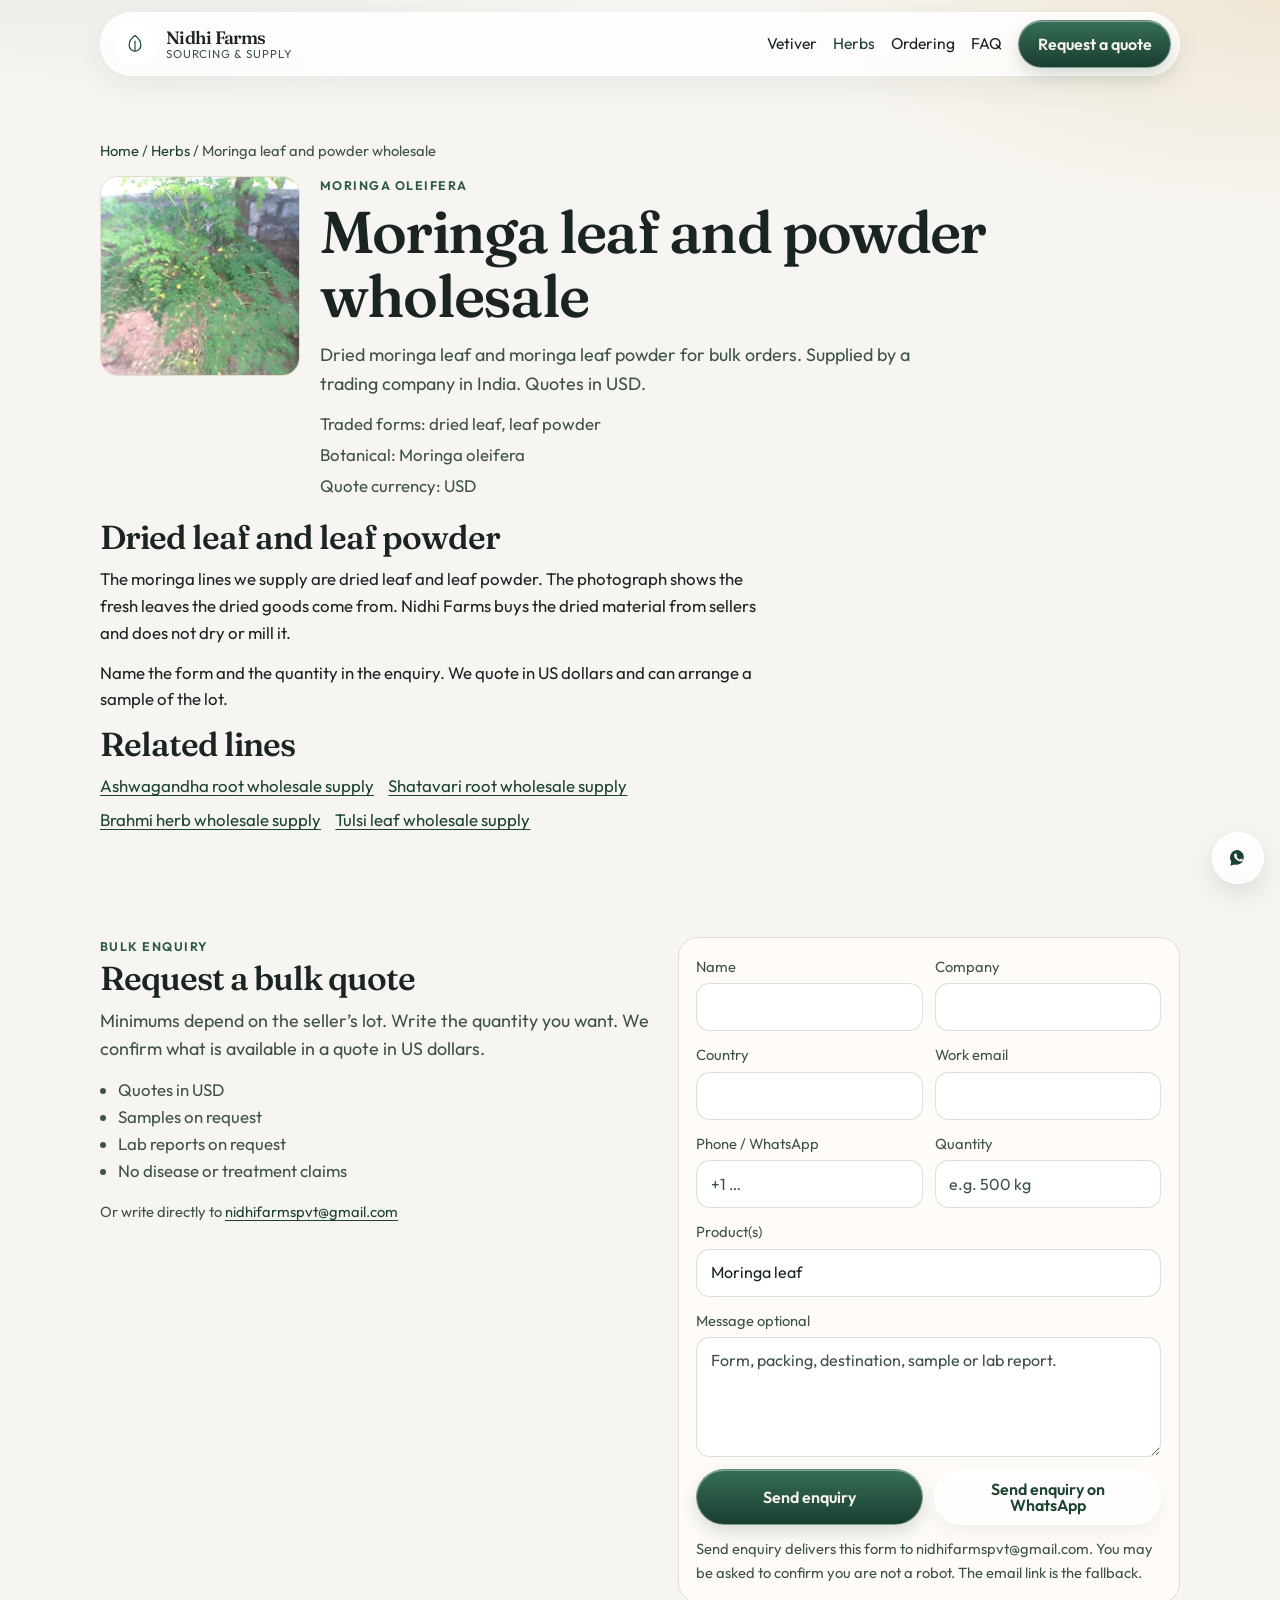
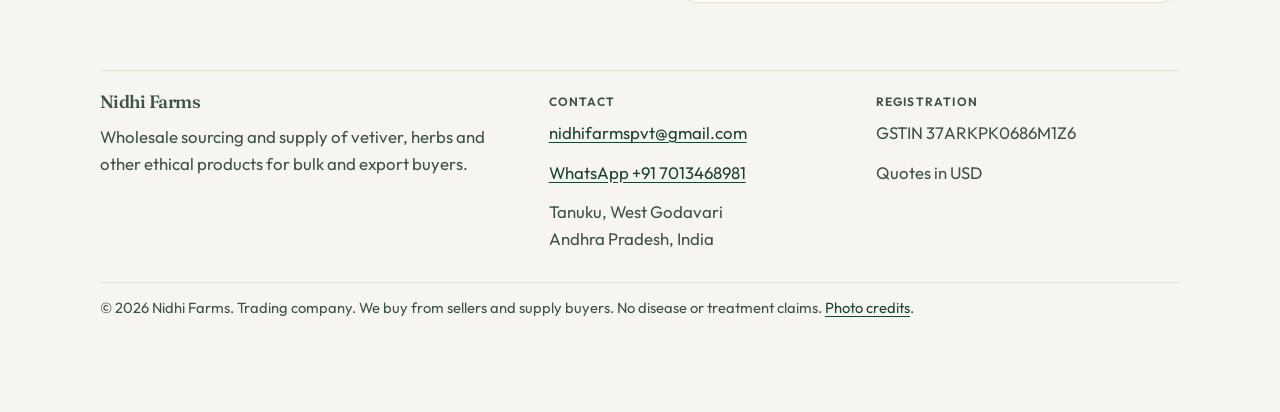
<file: moringa.html>
<!DOCTYPE html>
<html lang="en">
<head>
  <meta charset="utf-8">
  <meta name="viewport" content="width=device-width, initial-scale=1, viewport-fit=cover">
  <title>Moringa leaf and powder wholesale | Nidhi Farms</title>
  <meta name="description" content="Dried moringa leaf and moringa leaf powder for bulk orders. Supplied by a trading company in India. Quotes in USD.">
  <meta name="robots" content="index, follow">
  <meta name="theme-color" content="#f7f5f1">
  <link rel="canonical" href="https://nidhi-bhai.github.io/nidhi-farms-3d-integrated/moringa.html">
  <link rel="icon" href="favicon.svg" type="image/svg+xml">
  <link rel="apple-touch-icon" href="apple-touch-icon.png">
  <meta property="og:type" content="website">
  <meta property="og:site_name" content="Nidhi Farms">
  <meta property="og:title" content="Moringa leaf and powder wholesale | Nidhi Farms">
  <meta property="og:description" content="Dried moringa leaf and moringa leaf powder for bulk orders. Supplied by a trading company in India. Quotes in USD.">
  <meta property="og:url" content="https://nidhi-bhai.github.io/nidhi-farms-3d-integrated/moringa.html">
  <meta property="og:image" content="https://nidhi-bhai.github.io/nidhi-farms-3d-integrated/images/moringa.webp">
  <meta property="og:locale" content="en_IN">
  <meta name="twitter:card" content="summary_large_image">
  <meta name="twitter:title" content="Moringa leaf and powder wholesale | Nidhi Farms">
  <meta name="twitter:description" content="Dried moringa leaf and moringa leaf powder for bulk orders. Supplied by a trading company in India. Quotes in USD.">
  <meta name="twitter:image" content="https://nidhi-bhai.github.io/nidhi-farms-3d-integrated/images/moringa.webp">
  <link rel="preload" href="fonts/fraunces-latin.woff2" as="font" type="font/woff2" crossorigin>
  <link rel="preload" href="fonts/outfit-latin.woff2" as="font" type="font/woff2" crossorigin>
  <link rel="stylesheet" href="styles.css">
  <script type="application/ld+json">
  {
  "@context": "https://schema.org",
  "@graph": [
    {
      "@type": "Organization",
      "@id": "https://nidhi-bhai.github.io/nidhi-farms-3d-integrated/#organization",
      "name": "Nidhi Farms",
      "url": "https://nidhi-bhai.github.io/nidhi-farms-3d-integrated/",
      "email": "nidhifarmspvt@gmail.com",
      "description": "Trading company that buys herbs and other ethical products from vetted sellers and supplies bulk and export buyers. It does not grow crops.",
      "address": {
        "@type": "PostalAddress",
        "addressLocality": "Tanuku",
        "addressRegion": "Andhra Pradesh",
        "addressCountry": "IN"
      },
      "areaServed": "Worldwide",
      "currenciesAccepted": "USD",
      "taxID": "37ARKPK0686M1Z6",
      "logo": "https://nidhi-bhai.github.io/nidhi-farms-3d-integrated/favicon.svg"
    },
    {
      "@type": "Product",
      "name": "Dried moringa leaf and leaf powder",
      "description": "Dried moringa leaf and moringa leaf powder for bulk orders. Supplied by a trading company in India. Quotes in USD.",
      "offers": {
        "@type": "Offer",
        "priceCurrency": "USD",
        "availability": "https://schema.org/LimitedAvailability",
        "seller": {
          "@id": "https://nidhi-bhai.github.io/nidhi-farms-3d-integrated/#organization"
        },
        "url": "https://nidhi-bhai.github.io/nidhi-farms-3d-integrated/moringa.html"
      },
      "image": "https://nidhi-bhai.github.io/nidhi-farms-3d-integrated/images/moringa.webp"
    },
    {
      "@type": "BreadcrumbList",
      "itemListElement": [
        {
          "@type": "ListItem",
          "position": 1,
          "name": "Home",
          "item": "https://nidhi-bhai.github.io/nidhi-farms-3d-integrated/"
        },
        {
          "@type": "ListItem",
          "position": 2,
          "name": "Herbs",
          "item": "https://nidhi-bhai.github.io/nidhi-farms-3d-integrated/herbs.html"
        },
        {
          "@type": "ListItem",
          "position": 3,
          "name": "Moringa leaf and powder wholesale",
          "item": "https://nidhi-bhai.github.io/nidhi-farms-3d-integrated/moringa.html"
        }
      ]
    }
  ]
}
  </script>
</head>
<body>
  <a class="skip-link" href="#main">Skip to content</a>
  <header class="site-header">
    <div class="header-inner">
      <a class="brand" href="index.html">
        <span class="brand-mark" aria-hidden="true"><svg viewBox="0 0 32 32" width="26" height="26" aria-hidden="true"><path d="M16 5.5c5.2 3.6 7.2 8.2 7.2 12.1A7.2 7.2 0 0 1 16 24.8a7.2 7.2 0 0 1-7.2-7.2c0-3.9 2-8.5 7.2-12.1z" fill="rgba(255,255,255,0.55)" stroke="currentColor" stroke-width="1.5"/><path d="M16 24V12.5" stroke="currentColor" stroke-width="1.4" stroke-linecap="round"/></svg></span>
        <span class="brand-text">
          <span class="brand-name">Nidhi Farms</span>
          <span class="brand-role">Sourcing &amp; supply</span>
        </span>
      </a>
      <button class="nav-toggle" type="button" aria-expanded="false" aria-controls="site-nav">
        <span class="sr-only">Menu</span>
        <span class="nav-toggle-bars" aria-hidden="true"></span>
      </button>
      <nav class="site-nav" id="site-nav" aria-label="Primary">
        <a href="vetiver.html">Vetiver</a>
        <a href="herbs.html" aria-current="page">Herbs</a>
        <a href="index.html#ordering">Ordering</a>
        <a href="index.html#faq">FAQ</a>
        <a class="btn btn-primary" href="#enquire">Request a quote</a>
      </nav>
    </div>
  </header>

  <main id="main">
    <section class="band">
      <div class="wrap">
        <p class="crumbs"><a href="index.html">Home</a> / <a href="herbs.html">Herbs</a> / Moringa leaf and powder wholesale</p>
        <div class="product-layout">
          <img src="images/moringa.webp" width="200" height="200" alt="Moringa oleifera leaves">
          <div class="prose">
            <p class="eyebrow">Moringa oleifera</p>
            <h1>Moringa leaf and powder wholesale</h1>
            <p class="lede">Dried moringa leaf and moringa leaf powder for bulk orders. Supplied by a trading company in India. Quotes in USD.</p>
            <ul class="spec"><li>Traded forms: dried leaf, leaf powder</li><li>Botanical: Moringa oleifera</li><li>Quote currency: USD</li></ul>
          </div>
        </div>
        <div class="prose">
          <h2>Dried leaf and leaf powder</h2>
          <p>The moringa lines we supply are dried leaf and leaf powder. The photograph shows the fresh leaves the dried goods come from. Nidhi Farms buys the dried material from sellers and does not dry or mill it.</p><p>Name the form and the quantity in the enquiry. We quote in US dollars and can arrange a sample of the lot.</p>
          <h2>Related lines</h2>
          <ul class="related"><li><a href="ashwagandha.html">Ashwagandha root wholesale supply</a></li><li><a href="shatavari.html">Shatavari root wholesale supply</a></li><li><a href="brahmi.html">Brahmi herb wholesale supply</a></li><li><a href="tulsi.html">Tulsi leaf wholesale supply</a></li></ul>
        </div>
      </div>
    </section>
    <section class="band" id="enquire">
      <div class="wrap split">
        <div>
          <p class="eyebrow">Bulk enquiry</p>
          <h2>Request a bulk quote</h2>
          <p class="lede">Minimums depend on the seller’s lot. Write the quantity you want. We confirm what is available in a quote in US dollars.</p>
          <ul class="plain-list">
            <li>Quotes in USD</li>
            <li>Samples on request</li>
            <li>Lab reports on request</li>
            <li>No disease or treatment claims</li>
          </ul>
          <p class="direct-mail">Or write directly to <a id="mailto-fallback" href="mailto:nidhifarmspvt@gmail.com">nidhifarmspvt@gmail.com</a></p>
        </div>
        <form class="enquiry-form" id="enquiry-form" action="https://formsubmit.co/nidhifarmspvt@gmail.com" method="POST">
          <input type="hidden" name="_captcha" value="true">
          <input type="hidden" name="_subject" value="New B2B enquiry - Nidhi Farms website">
          <input type="hidden" name="_template" value="table">
          <input type="hidden" name="_next" value="https://nidhi-bhai.github.io/nidhi-farms-3d-integrated/thanks.html">
          <input class="hp" type="text" name="_honey" tabindex="-1" autocomplete="off" aria-hidden="true">
          <div class="field-row">
            <label class="field">
              <span>Name</span>
              <input name="name" type="text" autocomplete="name" required maxlength="120">
            </label>
            <label class="field">
              <span>Company</span>
              <input name="company" type="text" autocomplete="organization" required maxlength="160">
            </label>
          </div>
          <div class="field-row">
            <label class="field">
              <span>Country</span>
              <input name="country" type="text" autocomplete="country-name" required maxlength="80">
            </label>
            <label class="field">
              <span>Work email</span>
              <input name="email" type="email" autocomplete="email" required maxlength="160">
            </label>
          </div>
          <div class="field-row">
            <label class="field">
              <span>Phone / WhatsApp</span>
              <input name="phone" type="tel" autocomplete="tel" required maxlength="40" placeholder="+1 …">
            </label>
            <label class="field">
              <span>Quantity</span>
              <input name="quantity" type="text" required maxlength="80" placeholder="e.g. 500 kg">
            </label>
          </div>
          <label class="field">
            <span>Product(s)</span>
            <input name="products" type="text" required maxlength="200" list="product-lines" value="Moringa leaf">
            <datalist id="product-lines">
              <option value="Khus / vetiver roots"></option>
              <option value="Vetiver oil"></option>
              <option value="Khus mats, curtains and fans"></option>
              <option value="Vetiver grass"></option>
              <option value="Ashwagandha root"></option>
              <option value="Shatavari root"></option>
              <option value="Moringa leaf"></option>
              <option value="Moringa leaf powder"></option>
              <option value="Brahmi (Bacopa monnieri)"></option>
              <option value="Tulsi leaf"></option>
              <option value="Kapoor Kachri"></option>
              <option value="Turmeric"></option>
              <option value="Khapli (Kapili) wheat"></option>
              <option value="Neem leaf"></option>
              <option value="Millets"></option>
              <option value="Isabgol"></option>
              <option value="Jaggery"></option>
              <option value="Coconut, peanut, flax or curry-leaf oil"></option>
            </datalist>
          </label>
          <label class="field">
            <span>Message <span class="optional">optional</span></span>
            <textarea name="message" rows="4" maxlength="2000" placeholder="Form, packing, destination, sample or lab report."></textarea>
          </label>
          <div class="form-actions">
            <button class="btn btn-primary" type="submit">Send enquiry</button>
            <button class="btn btn-glass" type="button" id="whatsapp-enquiry">Send enquiry on WhatsApp</button>
          </div>
          <p class="form-hint">Send enquiry delivers this form to nidhifarmspvt@gmail.com. You may be asked to confirm you are not a robot. The email link is the fallback.</p>
        </form>
      </div>
    </section>

  </main>
  <footer class="site-footer">
    <div class="wrap footer-grid">
      <div>
        <p class="brand-name">Nidhi Farms</p>
        <p>Wholesale sourcing and supply of vetiver, herbs and other ethical products for bulk and export buyers.</p>
      </div>
      <div>
        <p class="footer-label">Contact</p>
        <p><a href="mailto:nidhifarmspvt@gmail.com">nidhifarmspvt@gmail.com</a></p>
        <p><a href="https://wa.me/917013468981?text=Hi%20Nidhi%20Farms%2C%20I%27d%20like%20a%20bulk%20quote%20for%20">WhatsApp +91 7013468981</a></p>
        <p>Tanuku, West Godavari<br>Andhra Pradesh, India</p>
      </div>
      <div>
        <p class="footer-label">Registration</p>
        <p>GSTIN 37ARKPK0686M1Z6</p>
        <p>Quotes in USD</p>
      </div>
    </div>
    <div class="wrap footer-base">
      <p>© 2026 Nidhi Farms. Trading company. We buy from sellers and supply buyers. No disease or treatment claims. <a href="credits.html">Photo credits</a>.</p>
    </div>
  </footer>
  <a class="whatsapp-float" href="https://wa.me/917013468981?text=Hi%20Nidhi%20Farms%2C%20I%27d%20like%20a%20bulk%20quote%20for%20" target="_blank" rel="noopener noreferrer">
    <svg viewBox="0 0 24 24" width="22" height="22" aria-hidden="true"><path fill="currentColor" d="M12 3.2A8.2 8.2 0 0 0 4.7 15.9L3.6 20.4l4.6-1.2A8.2 8.2 0 1 0 12 3.2zm4.6 11.5c-.2.5-1 .9-1.6 1-.4.1-.9.1-1.5-.1-.3-.1-.7-.3-1.2-.5-2.1-1.1-3.5-3-3.6-3.2-.1-.2-1-1.3-1-2.5s.6-1.8.9-2 .5-.3.7-.3h.5c.2 0 .4 0 .5.4.2.6.7 1.7.8 1.8.1.2 0 .3-.1.5l-.3.4c-.1.1-.2.3-.1.5.2.3.7 1.1 1.5 1.8.9.8 1.6 1 1.9 1.1.2.1.4 0 .5-.1l.6-.7c.2-.2.3-.2.5-.1l1.4.7c.2.1.4.2.4.3.1.3 0 .8-.2 1.2z"/></svg>
    <span>WhatsApp</span>
  </a>
  <script src="script.js"></script>
</body>
</html>
</file>
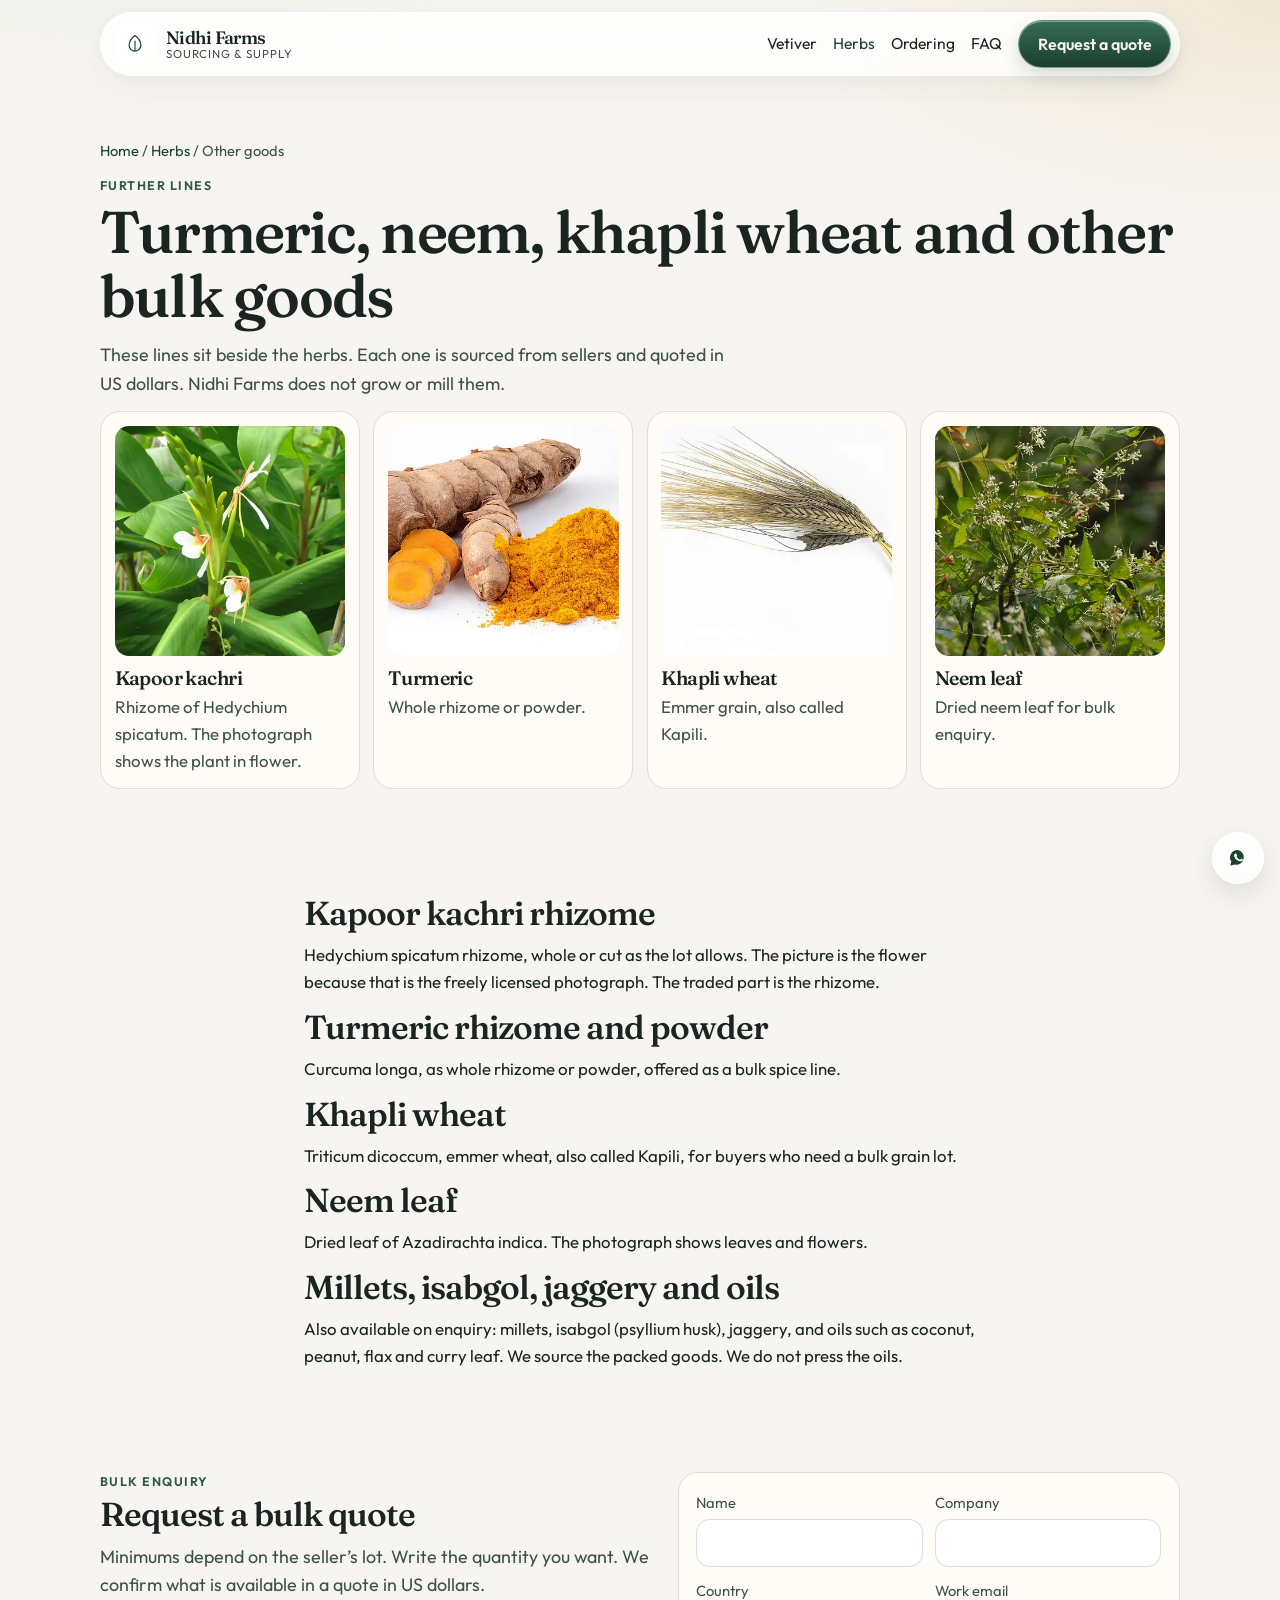
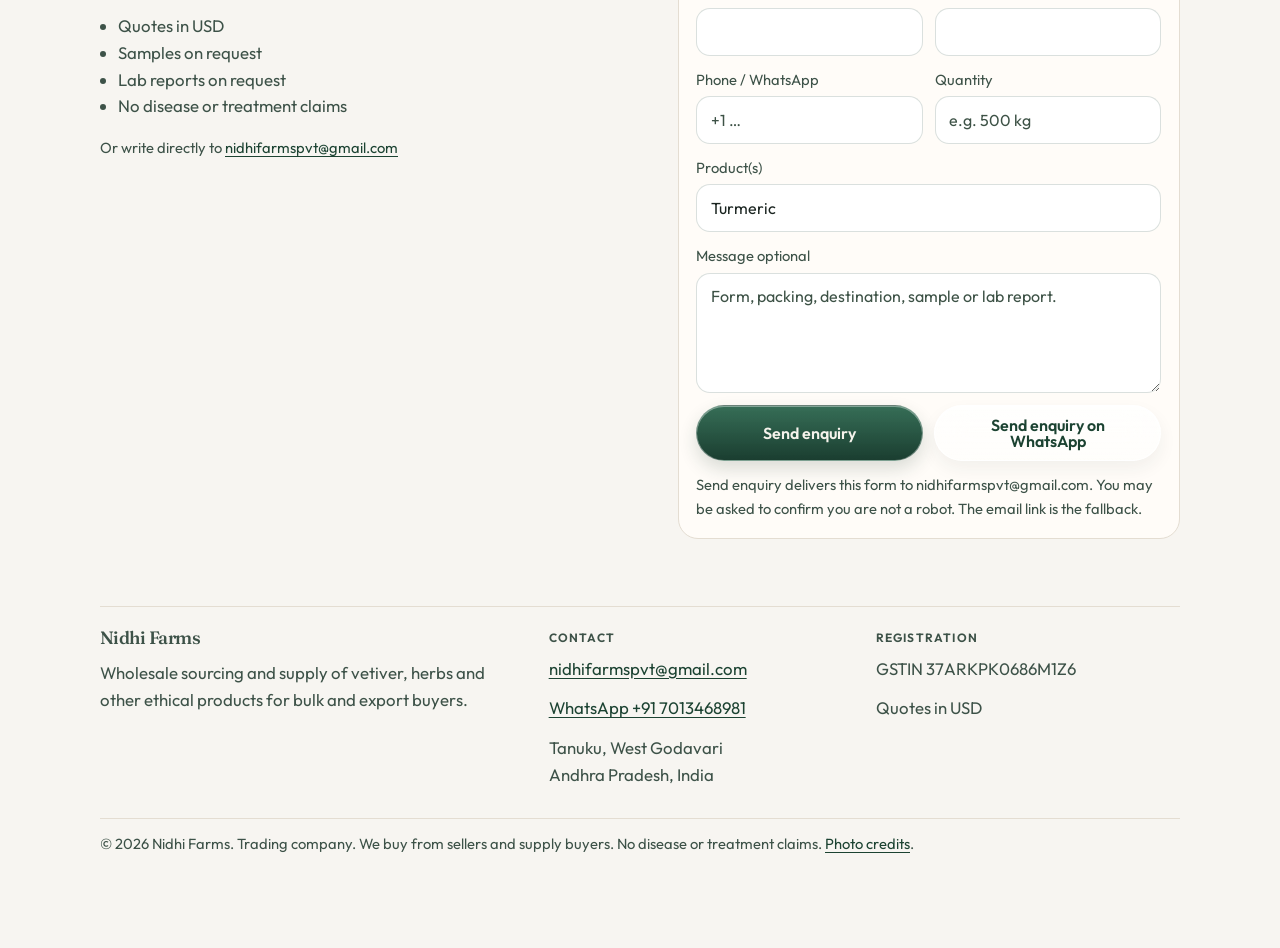
<file: other-lines.html>
<!DOCTYPE html>
<html lang="en">
<head>
  <meta charset="utf-8">
  <meta name="viewport" content="width=device-width, initial-scale=1, viewport-fit=cover">
  <title>Turmeric, neem, khapli wheat and other bulk goods | Nidhi Farms</title>
  <meta name="description" content="Kapoor kachri, turmeric, khapli wheat, neem leaf, millets, isabgol, jaggery and selected oils. Wholesale supply from India. USD quotes.">
  <meta name="robots" content="index, follow">
  <meta name="theme-color" content="#f7f5f1">
  <link rel="canonical" href="https://nidhi-bhai.github.io/nidhi-farms-3d-integrated/other-lines.html">
  <link rel="icon" href="favicon.svg" type="image/svg+xml">
  <link rel="apple-touch-icon" href="apple-touch-icon.png">
  <meta property="og:type" content="website">
  <meta property="og:site_name" content="Nidhi Farms">
  <meta property="og:title" content="Turmeric, neem, khapli wheat and other bulk goods | Nidhi Farms">
  <meta property="og:description" content="Kapoor kachri, turmeric, khapli wheat, neem leaf, millets, isabgol, jaggery and selected oils. Wholesale supply from India. USD quotes.">
  <meta property="og:url" content="https://nidhi-bhai.github.io/nidhi-farms-3d-integrated/other-lines.html">
  <meta property="og:image" content="https://nidhi-bhai.github.io/nidhi-farms-3d-integrated/images/turmeric.webp">
  <meta property="og:locale" content="en_IN">
  <meta name="twitter:card" content="summary_large_image">
  <meta name="twitter:title" content="Turmeric, neem, khapli wheat and other bulk goods | Nidhi Farms">
  <meta name="twitter:description" content="Kapoor kachri, turmeric, khapli wheat, neem leaf, millets, isabgol, jaggery and selected oils. Wholesale supply from India. USD quotes.">
  <meta name="twitter:image" content="https://nidhi-bhai.github.io/nidhi-farms-3d-integrated/images/turmeric.webp">
  <link rel="preload" href="fonts/fraunces-latin.woff2" as="font" type="font/woff2" crossorigin>
  <link rel="preload" href="fonts/outfit-latin.woff2" as="font" type="font/woff2" crossorigin>
  <link rel="stylesheet" href="styles.css">
  <script type="application/ld+json">
  {
  "@context": "https://schema.org",
  "@graph": [
    {
      "@type": "Organization",
      "@id": "https://nidhi-bhai.github.io/nidhi-farms-3d-integrated/#organization",
      "name": "Nidhi Farms",
      "url": "https://nidhi-bhai.github.io/nidhi-farms-3d-integrated/",
      "email": "nidhifarmspvt@gmail.com",
      "description": "Trading company that buys herbs and other ethical products from vetted sellers and supplies bulk and export buyers. It does not grow crops.",
      "address": {
        "@type": "PostalAddress",
        "addressLocality": "Tanuku",
        "addressRegion": "Andhra Pradesh",
        "addressCountry": "IN"
      },
      "areaServed": "Worldwide",
      "currenciesAccepted": "USD",
      "taxID": "37ARKPK0686M1Z6",
      "logo": "https://nidhi-bhai.github.io/nidhi-farms-3d-integrated/favicon.svg"
    },
    {
      "@type": "Product",
      "name": "Turmeric, grains and other bulk goods",
      "description": "Kapoor kachri, turmeric, khapli wheat, neem leaf, millets, isabgol, jaggery and selected oils.",
      "offers": {
        "@type": "Offer",
        "priceCurrency": "USD",
        "availability": "https://schema.org/LimitedAvailability",
        "seller": {
          "@id": "https://nidhi-bhai.github.io/nidhi-farms-3d-integrated/#organization"
        },
        "url": "https://nidhi-bhai.github.io/nidhi-farms-3d-integrated/other-lines.html"
      },
      "image": "https://nidhi-bhai.github.io/nidhi-farms-3d-integrated/images/turmeric.webp"
    }
  ]
}
  </script>
</head>
<body>
  <a class="skip-link" href="#main">Skip to content</a>
  <header class="site-header">
    <div class="header-inner">
      <a class="brand" href="index.html">
        <span class="brand-mark" aria-hidden="true"><svg viewBox="0 0 32 32" width="26" height="26" aria-hidden="true"><path d="M16 5.5c5.2 3.6 7.2 8.2 7.2 12.1A7.2 7.2 0 0 1 16 24.8a7.2 7.2 0 0 1-7.2-7.2c0-3.9 2-8.5 7.2-12.1z" fill="rgba(255,255,255,0.55)" stroke="currentColor" stroke-width="1.5"/><path d="M16 24V12.5" stroke="currentColor" stroke-width="1.4" stroke-linecap="round"/></svg></span>
        <span class="brand-text">
          <span class="brand-name">Nidhi Farms</span>
          <span class="brand-role">Sourcing &amp; supply</span>
        </span>
      </a>
      <button class="nav-toggle" type="button" aria-expanded="false" aria-controls="site-nav">
        <span class="sr-only">Menu</span>
        <span class="nav-toggle-bars" aria-hidden="true"></span>
      </button>
      <nav class="site-nav" id="site-nav" aria-label="Primary">
        <a href="vetiver.html">Vetiver</a>
        <a href="herbs.html" aria-current="page">Herbs</a>
        <a href="index.html#ordering">Ordering</a>
        <a href="index.html#faq">FAQ</a>
        <a class="btn btn-primary" href="#enquire">Request a quote</a>
      </nav>
    </div>
  </header>

  <main id="main">
    <section class="band">
      <div class="wrap">
        <p class="crumbs"><a href="index.html">Home</a> / <a href="herbs.html">Herbs</a> / Other goods</p>
        <p class="eyebrow">Further lines</p>
        <h1>Turmeric, neem, khapli wheat and other bulk goods</h1>
        <p class="lede">These lines sit beside the herbs. Each one is sourced from sellers and quoted in US dollars. Nidhi Farms does not grow or mill them.</p>
        <div class="catalog">
                    <a class="card" href="other-lines.html#kapoor">
            <img src="images/kapoor-kachri.webp" width="160" height="160" alt="Hedychium spicatum in flower. The bulk line is the rhizome." loading="lazy" decoding="async">
            <h3>Kapoor kachri</h3>
            <p>Rhizome of Hedychium spicatum. The photograph shows the plant in flower.</p>
          </a>
                    <a class="card" href="other-lines.html#turmeric">
            <img src="images/turmeric.webp" width="160" height="160" alt="Turmeric rhizome and powder, Curcuma longa" loading="lazy" decoding="async">
            <h3>Turmeric</h3>
            <p>Whole rhizome or powder.</p>
          </a>
                    <a class="card" href="other-lines.html#khapli">
            <img src="images/khapli-wheat.webp" width="160" height="160" alt="Khapli emmer wheat grains" loading="lazy" decoding="async">
            <h3>Khapli wheat</h3>
            <p>Emmer grain, also called Kapili.</p>
          </a>
                    <a class="card" href="other-lines.html#neem">
            <img src="images/neem.webp" width="160" height="160" alt="Neem leaves and flowers, Azadirachta indica" loading="lazy" decoding="async">
            <h3>Neem leaf</h3>
            <p>Dried neem leaf for bulk enquiry.</p>
          </a>
        </div>
      </div>
    </section>
    <section class="band">
      <div class="wrap prose">
        <h2 id="kapoor">Kapoor kachri rhizome</h2>
        <p>Hedychium spicatum rhizome, whole or cut as the lot allows. The picture is the flower because that is the freely licensed photograph. The traded part is the rhizome.</p>
        <h2 id="turmeric">Turmeric rhizome and powder</h2>
        <p>Curcuma longa, as whole rhizome or powder, offered as a bulk spice line.</p>
        <h2 id="khapli">Khapli wheat</h2>
        <p>Triticum dicoccum, emmer wheat, also called Kapili, for buyers who need a bulk grain lot.</p>
        <h2 id="neem">Neem leaf</h2>
        <p>Dried leaf of Azadirachta indica. The photograph shows leaves and flowers.</p>
        <h2>Millets, isabgol, jaggery and oils</h2>
        <p>Also available on enquiry: millets, isabgol (psyllium husk), jaggery, and oils such as coconut, peanut, flax and curry leaf. We source the packed goods. We do not press the oils.</p>
      </div>
    </section>
    <section class="band" id="enquire">
      <div class="wrap split">
        <div>
          <p class="eyebrow">Bulk enquiry</p>
          <h2>Request a bulk quote</h2>
          <p class="lede">Minimums depend on the seller’s lot. Write the quantity you want. We confirm what is available in a quote in US dollars.</p>
          <ul class="plain-list">
            <li>Quotes in USD</li>
            <li>Samples on request</li>
            <li>Lab reports on request</li>
            <li>No disease or treatment claims</li>
          </ul>
          <p class="direct-mail">Or write directly to <a id="mailto-fallback" href="mailto:nidhifarmspvt@gmail.com">nidhifarmspvt@gmail.com</a></p>
        </div>
        <form class="enquiry-form" id="enquiry-form" action="https://formsubmit.co/nidhifarmspvt@gmail.com" method="POST">
          <input type="hidden" name="_captcha" value="true">
          <input type="hidden" name="_subject" value="New B2B enquiry - Nidhi Farms website">
          <input type="hidden" name="_template" value="table">
          <input type="hidden" name="_next" value="https://nidhi-bhai.github.io/nidhi-farms-3d-integrated/thanks.html">
          <input class="hp" type="text" name="_honey" tabindex="-1" autocomplete="off" aria-hidden="true">
          <div class="field-row">
            <label class="field">
              <span>Name</span>
              <input name="name" type="text" autocomplete="name" required maxlength="120">
            </label>
            <label class="field">
              <span>Company</span>
              <input name="company" type="text" autocomplete="organization" required maxlength="160">
            </label>
          </div>
          <div class="field-row">
            <label class="field">
              <span>Country</span>
              <input name="country" type="text" autocomplete="country-name" required maxlength="80">
            </label>
            <label class="field">
              <span>Work email</span>
              <input name="email" type="email" autocomplete="email" required maxlength="160">
            </label>
          </div>
          <div class="field-row">
            <label class="field">
              <span>Phone / WhatsApp</span>
              <input name="phone" type="tel" autocomplete="tel" required maxlength="40" placeholder="+1 …">
            </label>
            <label class="field">
              <span>Quantity</span>
              <input name="quantity" type="text" required maxlength="80" placeholder="e.g. 500 kg">
            </label>
          </div>
          <label class="field">
            <span>Product(s)</span>
            <input name="products" type="text" required maxlength="200" list="product-lines" value="Turmeric">
            <datalist id="product-lines">
              <option value="Khus / vetiver roots"></option>
              <option value="Vetiver oil"></option>
              <option value="Khus mats, curtains and fans"></option>
              <option value="Vetiver grass"></option>
              <option value="Ashwagandha root"></option>
              <option value="Shatavari root"></option>
              <option value="Moringa leaf"></option>
              <option value="Moringa leaf powder"></option>
              <option value="Brahmi (Bacopa monnieri)"></option>
              <option value="Tulsi leaf"></option>
              <option value="Kapoor Kachri"></option>
              <option value="Turmeric"></option>
              <option value="Khapli (Kapili) wheat"></option>
              <option value="Neem leaf"></option>
              <option value="Millets"></option>
              <option value="Isabgol"></option>
              <option value="Jaggery"></option>
              <option value="Coconut, peanut, flax or curry-leaf oil"></option>
            </datalist>
          </label>
          <label class="field">
            <span>Message <span class="optional">optional</span></span>
            <textarea name="message" rows="4" maxlength="2000" placeholder="Form, packing, destination, sample or lab report."></textarea>
          </label>
          <div class="form-actions">
            <button class="btn btn-primary" type="submit">Send enquiry</button>
            <button class="btn btn-glass" type="button" id="whatsapp-enquiry">Send enquiry on WhatsApp</button>
          </div>
          <p class="form-hint">Send enquiry delivers this form to nidhifarmspvt@gmail.com. You may be asked to confirm you are not a robot. The email link is the fallback.</p>
        </form>
      </div>
    </section>

  </main>
  <footer class="site-footer">
    <div class="wrap footer-grid">
      <div>
        <p class="brand-name">Nidhi Farms</p>
        <p>Wholesale sourcing and supply of vetiver, herbs and other ethical products for bulk and export buyers.</p>
      </div>
      <div>
        <p class="footer-label">Contact</p>
        <p><a href="mailto:nidhifarmspvt@gmail.com">nidhifarmspvt@gmail.com</a></p>
        <p><a href="https://wa.me/917013468981?text=Hi%20Nidhi%20Farms%2C%20I%27d%20like%20a%20bulk%20quote%20for%20">WhatsApp +91 7013468981</a></p>
        <p>Tanuku, West Godavari<br>Andhra Pradesh, India</p>
      </div>
      <div>
        <p class="footer-label">Registration</p>
        <p>GSTIN 37ARKPK0686M1Z6</p>
        <p>Quotes in USD</p>
      </div>
    </div>
    <div class="wrap footer-base">
      <p>© 2026 Nidhi Farms. Trading company. We buy from sellers and supply buyers. No disease or treatment claims. <a href="credits.html">Photo credits</a>.</p>
    </div>
  </footer>
  <a class="whatsapp-float" href="https://wa.me/917013468981?text=Hi%20Nidhi%20Farms%2C%20I%27d%20like%20a%20bulk%20quote%20for%20" target="_blank" rel="noopener noreferrer">
    <svg viewBox="0 0 24 24" width="22" height="22" aria-hidden="true"><path fill="currentColor" d="M12 3.2A8.2 8.2 0 0 0 4.7 15.9L3.6 20.4l4.6-1.2A8.2 8.2 0 1 0 12 3.2zm4.6 11.5c-.2.5-1 .9-1.6 1-.4.1-.9.1-1.5-.1-.3-.1-.7-.3-1.2-.5-2.1-1.1-3.5-3-3.6-3.2-.1-.2-1-1.3-1-2.5s.6-1.8.9-2 .5-.3.7-.3h.5c.2 0 .4 0 .5.4.2.6.7 1.7.8 1.8.1.2 0 .3-.1.5l-.3.4c-.1.1-.2.3-.1.5.2.3.7 1.1 1.5 1.8.9.8 1.6 1 1.9 1.1.2.1.4 0 .5-.1l.6-.7c.2-.2.3-.2.5-.1l1.4.7c.2.1.4.2.4.3.1.3 0 .8-.2 1.2z"/></svg>
    <span>WhatsApp</span>
  </a>
  <script src="script.js"></script>
</body>
</html>
</file>
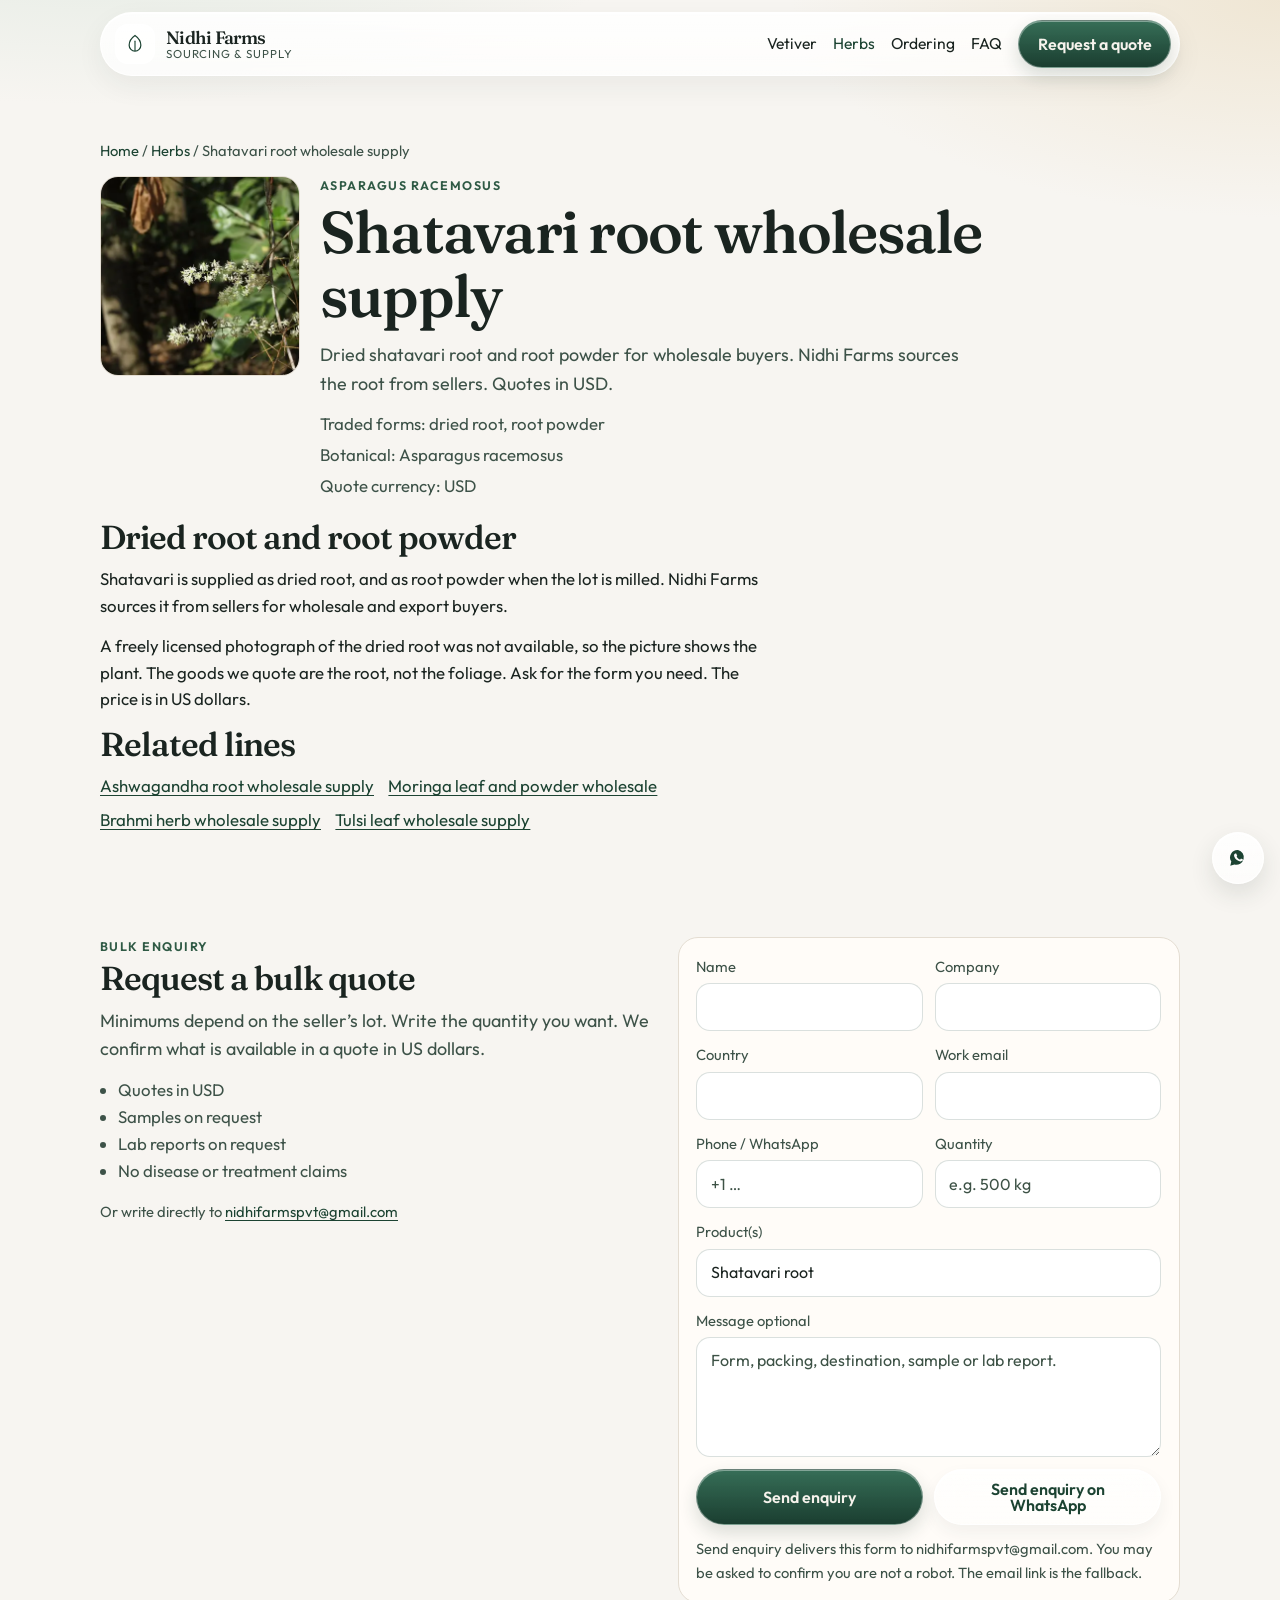
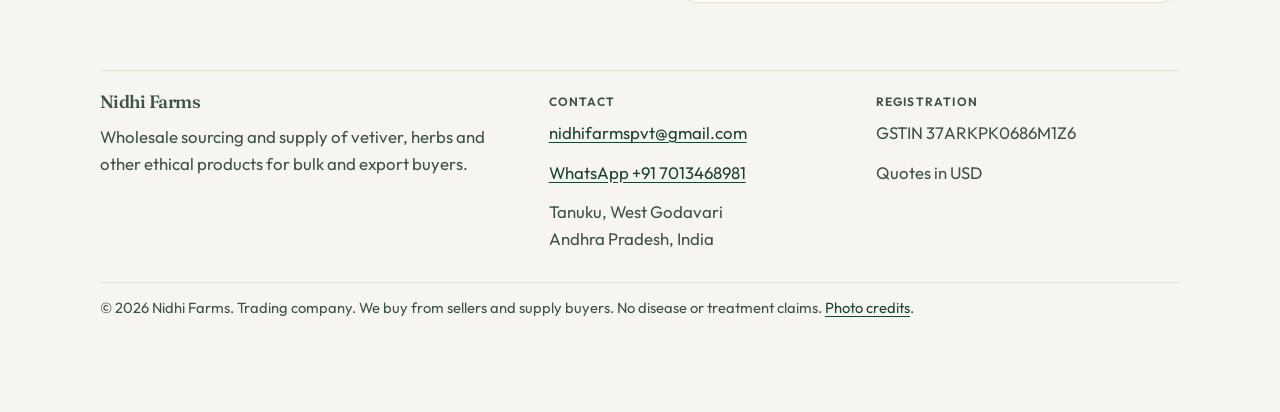
<file: shatavari.html>
<!DOCTYPE html>
<html lang="en">
<head>
  <meta charset="utf-8">
  <meta name="viewport" content="width=device-width, initial-scale=1, viewport-fit=cover">
  <title>Shatavari root wholesale supply | Nidhi Farms</title>
  <meta name="description" content="Dried shatavari root and root powder for wholesale buyers. Nidhi Farms sources the root from sellers. Quotes in USD.">
  <meta name="robots" content="index, follow">
  <meta name="theme-color" content="#f7f5f1">
  <link rel="canonical" href="https://nidhi-bhai.github.io/nidhi-farms-3d-integrated/shatavari.html">
  <link rel="icon" href="favicon.svg" type="image/svg+xml">
  <link rel="apple-touch-icon" href="apple-touch-icon.png">
  <meta property="og:type" content="website">
  <meta property="og:site_name" content="Nidhi Farms">
  <meta property="og:title" content="Shatavari root wholesale supply | Nidhi Farms">
  <meta property="og:description" content="Dried shatavari root and root powder for wholesale buyers. Nidhi Farms sources the root from sellers. Quotes in USD.">
  <meta property="og:url" content="https://nidhi-bhai.github.io/nidhi-farms-3d-integrated/shatavari.html">
  <meta property="og:image" content="https://nidhi-bhai.github.io/nidhi-farms-3d-integrated/images/shatavari.webp">
  <meta property="og:locale" content="en_IN">
  <meta name="twitter:card" content="summary_large_image">
  <meta name="twitter:title" content="Shatavari root wholesale supply | Nidhi Farms">
  <meta name="twitter:description" content="Dried shatavari root and root powder for wholesale buyers. Nidhi Farms sources the root from sellers. Quotes in USD.">
  <meta name="twitter:image" content="https://nidhi-bhai.github.io/nidhi-farms-3d-integrated/images/shatavari.webp">
  <link rel="preload" href="fonts/fraunces-latin.woff2" as="font" type="font/woff2" crossorigin>
  <link rel="preload" href="fonts/outfit-latin.woff2" as="font" type="font/woff2" crossorigin>
  <link rel="stylesheet" href="styles.css">
  <script type="application/ld+json">
  {
  "@context": "https://schema.org",
  "@graph": [
    {
      "@type": "Organization",
      "@id": "https://nidhi-bhai.github.io/nidhi-farms-3d-integrated/#organization",
      "name": "Nidhi Farms",
      "url": "https://nidhi-bhai.github.io/nidhi-farms-3d-integrated/",
      "email": "nidhifarmspvt@gmail.com",
      "description": "Trading company that buys herbs and other ethical products from vetted sellers and supplies bulk and export buyers. It does not grow crops.",
      "address": {
        "@type": "PostalAddress",
        "addressLocality": "Tanuku",
        "addressRegion": "Andhra Pradesh",
        "addressCountry": "IN"
      },
      "areaServed": "Worldwide",
      "currenciesAccepted": "USD",
      "taxID": "37ARKPK0686M1Z6",
      "logo": "https://nidhi-bhai.github.io/nidhi-farms-3d-integrated/favicon.svg"
    },
    {
      "@type": "Product",
      "name": "Dried shatavari root",
      "description": "Dried shatavari root and root powder for wholesale buyers. Nidhi Farms sources the root from sellers. Quotes in USD.",
      "offers": {
        "@type": "Offer",
        "priceCurrency": "USD",
        "availability": "https://schema.org/LimitedAvailability",
        "seller": {
          "@id": "https://nidhi-bhai.github.io/nidhi-farms-3d-integrated/#organization"
        },
        "url": "https://nidhi-bhai.github.io/nidhi-farms-3d-integrated/shatavari.html"
      },
      "image": "https://nidhi-bhai.github.io/nidhi-farms-3d-integrated/images/shatavari.webp"
    },
    {
      "@type": "BreadcrumbList",
      "itemListElement": [
        {
          "@type": "ListItem",
          "position": 1,
          "name": "Home",
          "item": "https://nidhi-bhai.github.io/nidhi-farms-3d-integrated/"
        },
        {
          "@type": "ListItem",
          "position": 2,
          "name": "Herbs",
          "item": "https://nidhi-bhai.github.io/nidhi-farms-3d-integrated/herbs.html"
        },
        {
          "@type": "ListItem",
          "position": 3,
          "name": "Shatavari root wholesale supply",
          "item": "https://nidhi-bhai.github.io/nidhi-farms-3d-integrated/shatavari.html"
        }
      ]
    }
  ]
}
  </script>
</head>
<body>
  <a class="skip-link" href="#main">Skip to content</a>
  <header class="site-header">
    <div class="header-inner">
      <a class="brand" href="index.html">
        <span class="brand-mark" aria-hidden="true"><svg viewBox="0 0 32 32" width="26" height="26" aria-hidden="true"><path d="M16 5.5c5.2 3.6 7.2 8.2 7.2 12.1A7.2 7.2 0 0 1 16 24.8a7.2 7.2 0 0 1-7.2-7.2c0-3.9 2-8.5 7.2-12.1z" fill="rgba(255,255,255,0.55)" stroke="currentColor" stroke-width="1.5"/><path d="M16 24V12.5" stroke="currentColor" stroke-width="1.4" stroke-linecap="round"/></svg></span>
        <span class="brand-text">
          <span class="brand-name">Nidhi Farms</span>
          <span class="brand-role">Sourcing &amp; supply</span>
        </span>
      </a>
      <button class="nav-toggle" type="button" aria-expanded="false" aria-controls="site-nav">
        <span class="sr-only">Menu</span>
        <span class="nav-toggle-bars" aria-hidden="true"></span>
      </button>
      <nav class="site-nav" id="site-nav" aria-label="Primary">
        <a href="vetiver.html">Vetiver</a>
        <a href="herbs.html" aria-current="page">Herbs</a>
        <a href="index.html#ordering">Ordering</a>
        <a href="index.html#faq">FAQ</a>
        <a class="btn btn-primary" href="#enquire">Request a quote</a>
      </nav>
    </div>
  </header>

  <main id="main">
    <section class="band">
      <div class="wrap">
        <p class="crumbs"><a href="index.html">Home</a> / <a href="herbs.html">Herbs</a> / Shatavari root wholesale supply</p>
        <div class="product-layout">
          <img src="images/shatavari.webp" width="200" height="200" alt="Shatavari plant, Asparagus racemosus. The bulk line is the dried root.">
          <div class="prose">
            <p class="eyebrow">Asparagus racemosus</p>
            <h1>Shatavari root wholesale supply</h1>
            <p class="lede">Dried shatavari root and root powder for wholesale buyers. Nidhi Farms sources the root from sellers. Quotes in USD.</p>
            <ul class="spec"><li>Traded forms: dried root, root powder</li><li>Botanical: Asparagus racemosus</li><li>Quote currency: USD</li></ul>
          </div>
        </div>
        <div class="prose">
          <h2>Dried root and root powder</h2>
          <p>Shatavari is supplied as dried root, and as root powder when the lot is milled. Nidhi Farms sources it from sellers for wholesale and export buyers.</p><p>A freely licensed photograph of the dried root was not available, so the picture shows the plant. The goods we quote are the root, not the foliage. Ask for the form you need. The price is in US dollars.</p>
          <h2>Related lines</h2>
          <ul class="related"><li><a href="ashwagandha.html">Ashwagandha root wholesale supply</a></li><li><a href="moringa.html">Moringa leaf and powder wholesale</a></li><li><a href="brahmi.html">Brahmi herb wholesale supply</a></li><li><a href="tulsi.html">Tulsi leaf wholesale supply</a></li></ul>
        </div>
      </div>
    </section>
    <section class="band" id="enquire">
      <div class="wrap split">
        <div>
          <p class="eyebrow">Bulk enquiry</p>
          <h2>Request a bulk quote</h2>
          <p class="lede">Minimums depend on the seller’s lot. Write the quantity you want. We confirm what is available in a quote in US dollars.</p>
          <ul class="plain-list">
            <li>Quotes in USD</li>
            <li>Samples on request</li>
            <li>Lab reports on request</li>
            <li>No disease or treatment claims</li>
          </ul>
          <p class="direct-mail">Or write directly to <a id="mailto-fallback" href="mailto:nidhifarmspvt@gmail.com">nidhifarmspvt@gmail.com</a></p>
        </div>
        <form class="enquiry-form" id="enquiry-form" action="https://formsubmit.co/nidhifarmspvt@gmail.com" method="POST">
          <input type="hidden" name="_captcha" value="true">
          <input type="hidden" name="_subject" value="New B2B enquiry - Nidhi Farms website">
          <input type="hidden" name="_template" value="table">
          <input type="hidden" name="_next" value="https://nidhi-bhai.github.io/nidhi-farms-3d-integrated/thanks.html">
          <input class="hp" type="text" name="_honey" tabindex="-1" autocomplete="off" aria-hidden="true">
          <div class="field-row">
            <label class="field">
              <span>Name</span>
              <input name="name" type="text" autocomplete="name" required maxlength="120">
            </label>
            <label class="field">
              <span>Company</span>
              <input name="company" type="text" autocomplete="organization" required maxlength="160">
            </label>
          </div>
          <div class="field-row">
            <label class="field">
              <span>Country</span>
              <input name="country" type="text" autocomplete="country-name" required maxlength="80">
            </label>
            <label class="field">
              <span>Work email</span>
              <input name="email" type="email" autocomplete="email" required maxlength="160">
            </label>
          </div>
          <div class="field-row">
            <label class="field">
              <span>Phone / WhatsApp</span>
              <input name="phone" type="tel" autocomplete="tel" required maxlength="40" placeholder="+1 …">
            </label>
            <label class="field">
              <span>Quantity</span>
              <input name="quantity" type="text" required maxlength="80" placeholder="e.g. 500 kg">
            </label>
          </div>
          <label class="field">
            <span>Product(s)</span>
            <input name="products" type="text" required maxlength="200" list="product-lines" value="Shatavari root">
            <datalist id="product-lines">
              <option value="Khus / vetiver roots"></option>
              <option value="Vetiver oil"></option>
              <option value="Khus mats, curtains and fans"></option>
              <option value="Vetiver grass"></option>
              <option value="Ashwagandha root"></option>
              <option value="Shatavari root"></option>
              <option value="Moringa leaf"></option>
              <option value="Moringa leaf powder"></option>
              <option value="Brahmi (Bacopa monnieri)"></option>
              <option value="Tulsi leaf"></option>
              <option value="Kapoor Kachri"></option>
              <option value="Turmeric"></option>
              <option value="Khapli (Kapili) wheat"></option>
              <option value="Neem leaf"></option>
              <option value="Millets"></option>
              <option value="Isabgol"></option>
              <option value="Jaggery"></option>
              <option value="Coconut, peanut, flax or curry-leaf oil"></option>
            </datalist>
          </label>
          <label class="field">
            <span>Message <span class="optional">optional</span></span>
            <textarea name="message" rows="4" maxlength="2000" placeholder="Form, packing, destination, sample or lab report."></textarea>
          </label>
          <div class="form-actions">
            <button class="btn btn-primary" type="submit">Send enquiry</button>
            <button class="btn btn-glass" type="button" id="whatsapp-enquiry">Send enquiry on WhatsApp</button>
          </div>
          <p class="form-hint">Send enquiry delivers this form to nidhifarmspvt@gmail.com. You may be asked to confirm you are not a robot. The email link is the fallback.</p>
        </form>
      </div>
    </section>

  </main>
  <footer class="site-footer">
    <div class="wrap footer-grid">
      <div>
        <p class="brand-name">Nidhi Farms</p>
        <p>Wholesale sourcing and supply of vetiver, herbs and other ethical products for bulk and export buyers.</p>
      </div>
      <div>
        <p class="footer-label">Contact</p>
        <p><a href="mailto:nidhifarmspvt@gmail.com">nidhifarmspvt@gmail.com</a></p>
        <p><a href="https://wa.me/917013468981?text=Hi%20Nidhi%20Farms%2C%20I%27d%20like%20a%20bulk%20quote%20for%20">WhatsApp +91 7013468981</a></p>
        <p>Tanuku, West Godavari<br>Andhra Pradesh, India</p>
      </div>
      <div>
        <p class="footer-label">Registration</p>
        <p>GSTIN 37ARKPK0686M1Z6</p>
        <p>Quotes in USD</p>
      </div>
    </div>
    <div class="wrap footer-base">
      <p>© 2026 Nidhi Farms. Trading company. We buy from sellers and supply buyers. No disease or treatment claims. <a href="credits.html">Photo credits</a>.</p>
    </div>
  </footer>
  <a class="whatsapp-float" href="https://wa.me/917013468981?text=Hi%20Nidhi%20Farms%2C%20I%27d%20like%20a%20bulk%20quote%20for%20" target="_blank" rel="noopener noreferrer">
    <svg viewBox="0 0 24 24" width="22" height="22" aria-hidden="true"><path fill="currentColor" d="M12 3.2A8.2 8.2 0 0 0 4.7 15.9L3.6 20.4l4.6-1.2A8.2 8.2 0 1 0 12 3.2zm4.6 11.5c-.2.5-1 .9-1.6 1-.4.1-.9.1-1.5-.1-.3-.1-.7-.3-1.2-.5-2.1-1.1-3.5-3-3.6-3.2-.1-.2-1-1.3-1-2.5s.6-1.8.9-2 .5-.3.7-.3h.5c.2 0 .4 0 .5.4.2.6.7 1.7.8 1.8.1.2 0 .3-.1.5l-.3.4c-.1.1-.2.3-.1.5.2.3.7 1.1 1.5 1.8.9.8 1.6 1 1.9 1.1.2.1.4 0 .5-.1l.6-.7c.2-.2.3-.2.5-.1l1.4.7c.2.1.4.2.4.3.1.3 0 .8-.2 1.2z"/></svg>
    <span>WhatsApp</span>
  </a>
  <script src="script.js"></script>
</body>
</html>
</file>
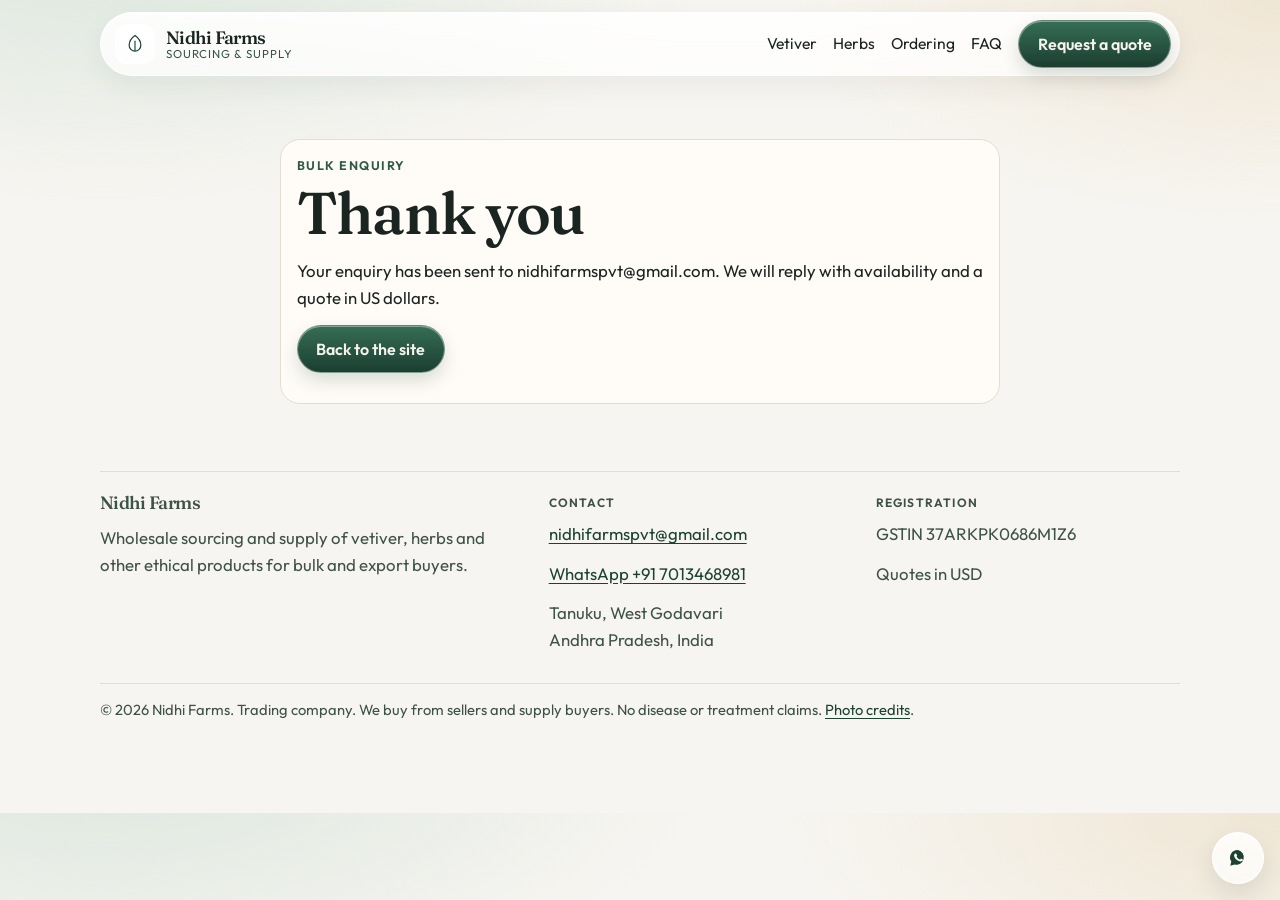
<file: thanks.html>
<!DOCTYPE html>
<html lang="en">
<head>
  <meta charset="utf-8">
  <meta name="viewport" content="width=device-width, initial-scale=1, viewport-fit=cover">
  <title>Enquiry sent | Nidhi Farms</title>
  <meta name="description" content="Your bulk enquiry has been sent to Nidhi Farms.">
  <meta name="robots" content="noindex">
  <meta name="theme-color" content="#f7f5f1">
  <link rel="canonical" href="https://nidhi-bhai.github.io/nidhi-farms-3d-integrated/thanks.html">
  <link rel="icon" href="favicon.svg" type="image/svg+xml">
  <link rel="apple-touch-icon" href="apple-touch-icon.png">
  <meta property="og:type" content="website">
  <meta property="og:site_name" content="Nidhi Farms">
  <meta property="og:title" content="Enquiry sent | Nidhi Farms">
  <meta property="og:description" content="Your bulk enquiry has been sent to Nidhi Farms.">
  <meta property="og:url" content="https://nidhi-bhai.github.io/nidhi-farms-3d-integrated/thanks.html">
  <meta property="og:image" content="https://nidhi-bhai.github.io/nidhi-farms-3d-integrated/og.png">
  <meta property="og:locale" content="en_IN">
  <meta name="twitter:card" content="summary_large_image">
  <meta name="twitter:title" content="Enquiry sent | Nidhi Farms">
  <meta name="twitter:description" content="Your bulk enquiry has been sent to Nidhi Farms.">
  <meta name="twitter:image" content="https://nidhi-bhai.github.io/nidhi-farms-3d-integrated/og.png">
  <link rel="preload" href="fonts/fraunces-latin.woff2" as="font" type="font/woff2" crossorigin>
  <link rel="preload" href="fonts/outfit-latin.woff2" as="font" type="font/woff2" crossorigin>
  <link rel="stylesheet" href="styles.css">
  <script type="application/ld+json">
  {
  "@context": "https://schema.org",
  "@graph": [
    {
      "@type": "Organization",
      "@id": "https://nidhi-bhai.github.io/nidhi-farms-3d-integrated/#organization",
      "name": "Nidhi Farms",
      "url": "https://nidhi-bhai.github.io/nidhi-farms-3d-integrated/",
      "email": "nidhifarmspvt@gmail.com",
      "description": "Trading company that buys herbs and other ethical products from vetted sellers and supplies bulk and export buyers. It does not grow crops.",
      "address": {
        "@type": "PostalAddress",
        "addressLocality": "Tanuku",
        "addressRegion": "Andhra Pradesh",
        "addressCountry": "IN"
      },
      "areaServed": "Worldwide",
      "currenciesAccepted": "USD",
      "taxID": "37ARKPK0686M1Z6",
      "logo": "https://nidhi-bhai.github.io/nidhi-farms-3d-integrated/favicon.svg"
    }
  ]
}
  </script>
</head>
<body>
  <a class="skip-link" href="#main">Skip to content</a>
  <header class="site-header">
    <div class="header-inner">
      <a class="brand" href="index.html">
        <span class="brand-mark" aria-hidden="true"><svg viewBox="0 0 32 32" width="26" height="26" aria-hidden="true"><path d="M16 5.5c5.2 3.6 7.2 8.2 7.2 12.1A7.2 7.2 0 0 1 16 24.8a7.2 7.2 0 0 1-7.2-7.2c0-3.9 2-8.5 7.2-12.1z" fill="rgba(255,255,255,0.55)" stroke="currentColor" stroke-width="1.5"/><path d="M16 24V12.5" stroke="currentColor" stroke-width="1.4" stroke-linecap="round"/></svg></span>
        <span class="brand-text">
          <span class="brand-name">Nidhi Farms</span>
          <span class="brand-role">Sourcing &amp; supply</span>
        </span>
      </a>
      <button class="nav-toggle" type="button" aria-expanded="false" aria-controls="site-nav">
        <span class="sr-only">Menu</span>
        <span class="nav-toggle-bars" aria-hidden="true"></span>
      </button>
      <nav class="site-nav" id="site-nav" aria-label="Primary">
        <a href="vetiver.html">Vetiver</a>
        <a href="herbs.html">Herbs</a>
        <a href="index.html#ordering">Ordering</a>
        <a href="index.html#faq">FAQ</a>
        <a class="btn btn-primary" href="index.html#enquire">Request a quote</a>
      </nav>
    </div>
  </header>

  <main id="main">
    <section class="band">
      <div class="wrap" style="max-width: 720px;">
        <article class="page-card">
          <p class="eyebrow">Bulk enquiry</p>
          <h1>Thank you</h1>
          <p>Your enquiry has been sent to nidhifarmspvt@gmail.com. We will reply with availability and a quote in US dollars.</p>
          <p><a class="btn btn-primary" href="index.html">Back to the site</a></p>
        </article>
      </div>
    </section>

  </main>
  <footer class="site-footer">
    <div class="wrap footer-grid">
      <div>
        <p class="brand-name">Nidhi Farms</p>
        <p>Wholesale sourcing and supply of vetiver, herbs and other ethical products for bulk and export buyers.</p>
      </div>
      <div>
        <p class="footer-label">Contact</p>
        <p><a href="mailto:nidhifarmspvt@gmail.com">nidhifarmspvt@gmail.com</a></p>
        <p><a href="https://wa.me/917013468981?text=Hi%20Nidhi%20Farms%2C%20I%27d%20like%20a%20bulk%20quote%20for%20">WhatsApp +91 7013468981</a></p>
        <p>Tanuku, West Godavari<br>Andhra Pradesh, India</p>
      </div>
      <div>
        <p class="footer-label">Registration</p>
        <p>GSTIN 37ARKPK0686M1Z6</p>
        <p>Quotes in USD</p>
      </div>
    </div>
    <div class="wrap footer-base">
      <p>© 2026 Nidhi Farms. Trading company. We buy from sellers and supply buyers. No disease or treatment claims. <a href="credits.html">Photo credits</a>.</p>
    </div>
  </footer>
  <a class="whatsapp-float" href="https://wa.me/917013468981?text=Hi%20Nidhi%20Farms%2C%20I%27d%20like%20a%20bulk%20quote%20for%20" target="_blank" rel="noopener noreferrer">
    <svg viewBox="0 0 24 24" width="22" height="22" aria-hidden="true"><path fill="currentColor" d="M12 3.2A8.2 8.2 0 0 0 4.7 15.9L3.6 20.4l4.6-1.2A8.2 8.2 0 1 0 12 3.2zm4.6 11.5c-.2.5-1 .9-1.6 1-.4.1-.9.1-1.5-.1-.3-.1-.7-.3-1.2-.5-2.1-1.1-3.5-3-3.6-3.2-.1-.2-1-1.3-1-2.5s.6-1.8.9-2 .5-.3.7-.3h.5c.2 0 .4 0 .5.4.2.6.7 1.7.8 1.8.1.2 0 .3-.1.5l-.3.4c-.1.1-.2.3-.1.5.2.3.7 1.1 1.5 1.8.9.8 1.6 1 1.9 1.1.2.1.4 0 .5-.1l.6-.7c.2-.2.3-.2.5-.1l1.4.7c.2.1.4.2.4.3.1.3 0 .8-.2 1.2z"/></svg>
    <span>WhatsApp</span>
  </a>
  <script src="script.js"></script>
</body>
</html>
</file>
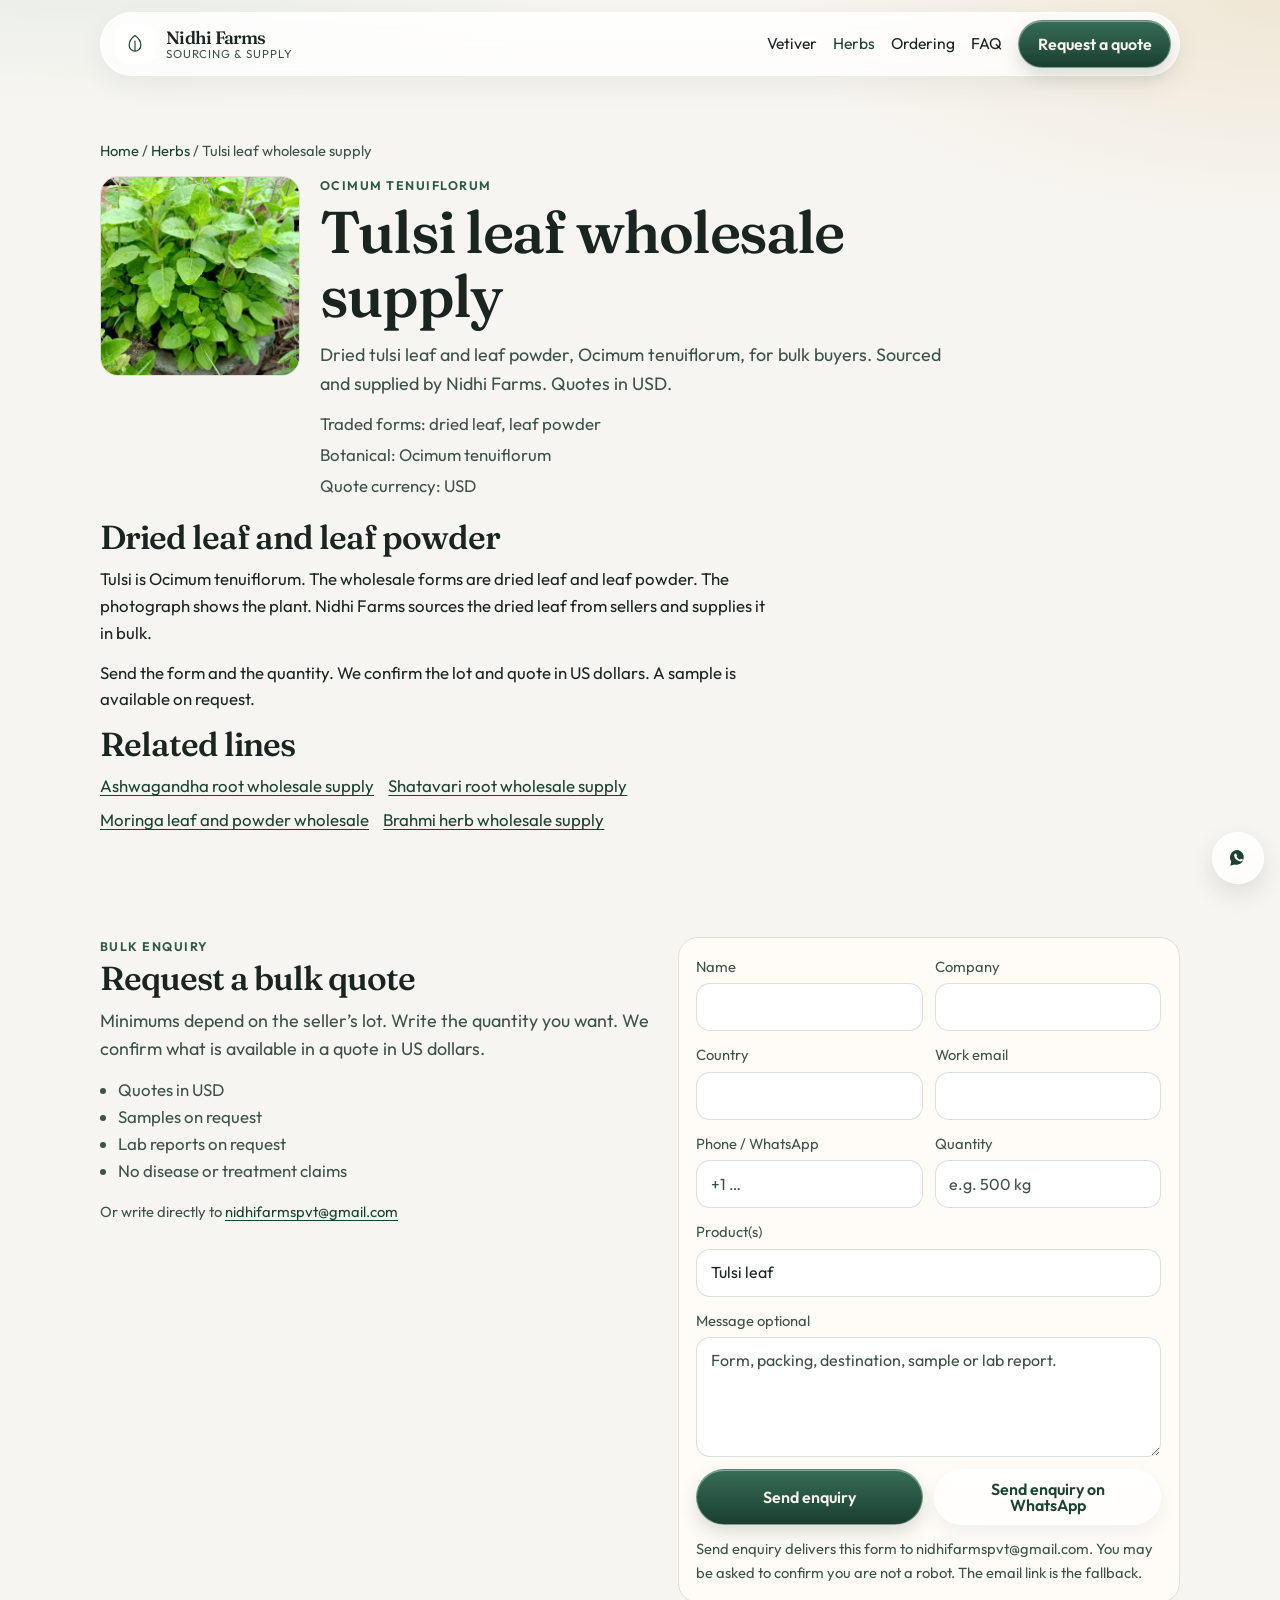
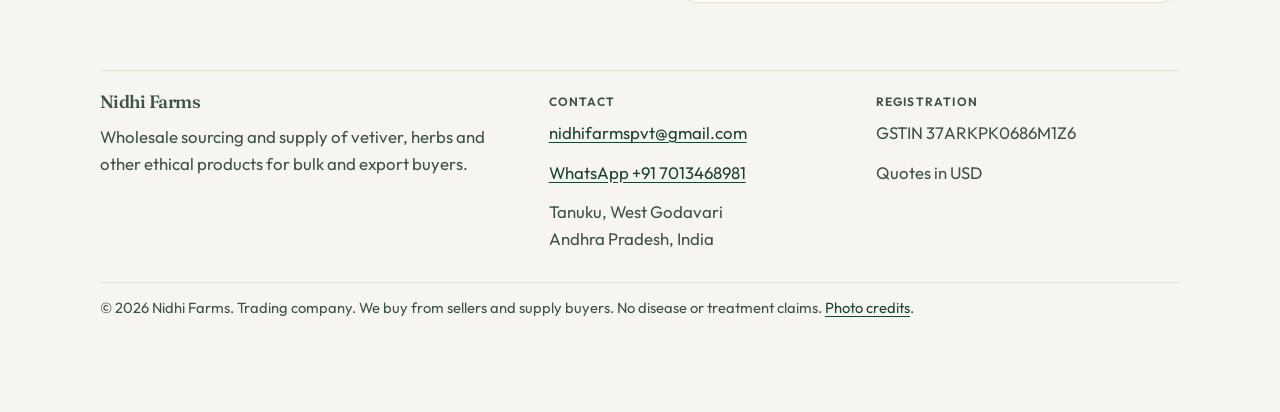
<file: tulsi.html>
<!DOCTYPE html>
<html lang="en">
<head>
  <meta charset="utf-8">
  <meta name="viewport" content="width=device-width, initial-scale=1, viewport-fit=cover">
  <title>Tulsi leaf wholesale supply | Nidhi Farms</title>
  <meta name="description" content="Dried tulsi leaf and leaf powder, Ocimum tenuiflorum, for bulk buyers. Sourced and supplied by Nidhi Farms. Quotes in USD.">
  <meta name="robots" content="index, follow">
  <meta name="theme-color" content="#f7f5f1">
  <link rel="canonical" href="https://nidhi-bhai.github.io/nidhi-farms-3d-integrated/tulsi.html">
  <link rel="icon" href="favicon.svg" type="image/svg+xml">
  <link rel="apple-touch-icon" href="apple-touch-icon.png">
  <meta property="og:type" content="website">
  <meta property="og:site_name" content="Nidhi Farms">
  <meta property="og:title" content="Tulsi leaf wholesale supply | Nidhi Farms">
  <meta property="og:description" content="Dried tulsi leaf and leaf powder, Ocimum tenuiflorum, for bulk buyers. Sourced and supplied by Nidhi Farms. Quotes in USD.">
  <meta property="og:url" content="https://nidhi-bhai.github.io/nidhi-farms-3d-integrated/tulsi.html">
  <meta property="og:image" content="https://nidhi-bhai.github.io/nidhi-farms-3d-integrated/images/tulsi.webp">
  <meta property="og:locale" content="en_IN">
  <meta name="twitter:card" content="summary_large_image">
  <meta name="twitter:title" content="Tulsi leaf wholesale supply | Nidhi Farms">
  <meta name="twitter:description" content="Dried tulsi leaf and leaf powder, Ocimum tenuiflorum, for bulk buyers. Sourced and supplied by Nidhi Farms. Quotes in USD.">
  <meta name="twitter:image" content="https://nidhi-bhai.github.io/nidhi-farms-3d-integrated/images/tulsi.webp">
  <link rel="preload" href="fonts/fraunces-latin.woff2" as="font" type="font/woff2" crossorigin>
  <link rel="preload" href="fonts/outfit-latin.woff2" as="font" type="font/woff2" crossorigin>
  <link rel="stylesheet" href="styles.css">
  <script type="application/ld+json">
  {
  "@context": "https://schema.org",
  "@graph": [
    {
      "@type": "Organization",
      "@id": "https://nidhi-bhai.github.io/nidhi-farms-3d-integrated/#organization",
      "name": "Nidhi Farms",
      "url": "https://nidhi-bhai.github.io/nidhi-farms-3d-integrated/",
      "email": "nidhifarmspvt@gmail.com",
      "description": "Trading company that buys herbs and other ethical products from vetted sellers and supplies bulk and export buyers. It does not grow crops.",
      "address": {
        "@type": "PostalAddress",
        "addressLocality": "Tanuku",
        "addressRegion": "Andhra Pradesh",
        "addressCountry": "IN"
      },
      "areaServed": "Worldwide",
      "currenciesAccepted": "USD",
      "taxID": "37ARKPK0686M1Z6",
      "logo": "https://nidhi-bhai.github.io/nidhi-farms-3d-integrated/favicon.svg"
    },
    {
      "@type": "Product",
      "name": "Dried tulsi leaf",
      "description": "Dried tulsi leaf and leaf powder, Ocimum tenuiflorum, for bulk buyers. Sourced and supplied by Nidhi Farms. Quotes in USD.",
      "offers": {
        "@type": "Offer",
        "priceCurrency": "USD",
        "availability": "https://schema.org/LimitedAvailability",
        "seller": {
          "@id": "https://nidhi-bhai.github.io/nidhi-farms-3d-integrated/#organization"
        },
        "url": "https://nidhi-bhai.github.io/nidhi-farms-3d-integrated/tulsi.html"
      },
      "image": "https://nidhi-bhai.github.io/nidhi-farms-3d-integrated/images/tulsi.webp"
    },
    {
      "@type": "BreadcrumbList",
      "itemListElement": [
        {
          "@type": "ListItem",
          "position": 1,
          "name": "Home",
          "item": "https://nidhi-bhai.github.io/nidhi-farms-3d-integrated/"
        },
        {
          "@type": "ListItem",
          "position": 2,
          "name": "Herbs",
          "item": "https://nidhi-bhai.github.io/nidhi-farms-3d-integrated/herbs.html"
        },
        {
          "@type": "ListItem",
          "position": 3,
          "name": "Tulsi leaf wholesale supply",
          "item": "https://nidhi-bhai.github.io/nidhi-farms-3d-integrated/tulsi.html"
        }
      ]
    }
  ]
}
  </script>
</head>
<body>
  <a class="skip-link" href="#main">Skip to content</a>
  <header class="site-header">
    <div class="header-inner">
      <a class="brand" href="index.html">
        <span class="brand-mark" aria-hidden="true"><svg viewBox="0 0 32 32" width="26" height="26" aria-hidden="true"><path d="M16 5.5c5.2 3.6 7.2 8.2 7.2 12.1A7.2 7.2 0 0 1 16 24.8a7.2 7.2 0 0 1-7.2-7.2c0-3.9 2-8.5 7.2-12.1z" fill="rgba(255,255,255,0.55)" stroke="currentColor" stroke-width="1.5"/><path d="M16 24V12.5" stroke="currentColor" stroke-width="1.4" stroke-linecap="round"/></svg></span>
        <span class="brand-text">
          <span class="brand-name">Nidhi Farms</span>
          <span class="brand-role">Sourcing &amp; supply</span>
        </span>
      </a>
      <button class="nav-toggle" type="button" aria-expanded="false" aria-controls="site-nav">
        <span class="sr-only">Menu</span>
        <span class="nav-toggle-bars" aria-hidden="true"></span>
      </button>
      <nav class="site-nav" id="site-nav" aria-label="Primary">
        <a href="vetiver.html">Vetiver</a>
        <a href="herbs.html" aria-current="page">Herbs</a>
        <a href="index.html#ordering">Ordering</a>
        <a href="index.html#faq">FAQ</a>
        <a class="btn btn-primary" href="#enquire">Request a quote</a>
      </nav>
    </div>
  </header>

  <main id="main">
    <section class="band">
      <div class="wrap">
        <p class="crumbs"><a href="index.html">Home</a> / <a href="herbs.html">Herbs</a> / Tulsi leaf wholesale supply</p>
        <div class="product-layout">
          <img src="images/tulsi.webp" width="200" height="200" alt="Tulsi plant, Ocimum tenuiflorum. The bulk line is the dried leaf.">
          <div class="prose">
            <p class="eyebrow">Ocimum tenuiflorum</p>
            <h1>Tulsi leaf wholesale supply</h1>
            <p class="lede">Dried tulsi leaf and leaf powder, Ocimum tenuiflorum, for bulk buyers. Sourced and supplied by Nidhi Farms. Quotes in USD.</p>
            <ul class="spec"><li>Traded forms: dried leaf, leaf powder</li><li>Botanical: Ocimum tenuiflorum</li><li>Quote currency: USD</li></ul>
          </div>
        </div>
        <div class="prose">
          <h2>Dried leaf and leaf powder</h2>
          <p>Tulsi is Ocimum tenuiflorum. The wholesale forms are dried leaf and leaf powder. The photograph shows the plant. Nidhi Farms sources the dried leaf from sellers and supplies it in bulk.</p><p>Send the form and the quantity. We confirm the lot and quote in US dollars. A sample is available on request.</p>
          <h2>Related lines</h2>
          <ul class="related"><li><a href="ashwagandha.html">Ashwagandha root wholesale supply</a></li><li><a href="shatavari.html">Shatavari root wholesale supply</a></li><li><a href="moringa.html">Moringa leaf and powder wholesale</a></li><li><a href="brahmi.html">Brahmi herb wholesale supply</a></li></ul>
        </div>
      </div>
    </section>
    <section class="band" id="enquire">
      <div class="wrap split">
        <div>
          <p class="eyebrow">Bulk enquiry</p>
          <h2>Request a bulk quote</h2>
          <p class="lede">Minimums depend on the seller’s lot. Write the quantity you want. We confirm what is available in a quote in US dollars.</p>
          <ul class="plain-list">
            <li>Quotes in USD</li>
            <li>Samples on request</li>
            <li>Lab reports on request</li>
            <li>No disease or treatment claims</li>
          </ul>
          <p class="direct-mail">Or write directly to <a id="mailto-fallback" href="mailto:nidhifarmspvt@gmail.com">nidhifarmspvt@gmail.com</a></p>
        </div>
        <form class="enquiry-form" id="enquiry-form" action="https://formsubmit.co/nidhifarmspvt@gmail.com" method="POST">
          <input type="hidden" name="_captcha" value="true">
          <input type="hidden" name="_subject" value="New B2B enquiry - Nidhi Farms website">
          <input type="hidden" name="_template" value="table">
          <input type="hidden" name="_next" value="https://nidhi-bhai.github.io/nidhi-farms-3d-integrated/thanks.html">
          <input class="hp" type="text" name="_honey" tabindex="-1" autocomplete="off" aria-hidden="true">
          <div class="field-row">
            <label class="field">
              <span>Name</span>
              <input name="name" type="text" autocomplete="name" required maxlength="120">
            </label>
            <label class="field">
              <span>Company</span>
              <input name="company" type="text" autocomplete="organization" required maxlength="160">
            </label>
          </div>
          <div class="field-row">
            <label class="field">
              <span>Country</span>
              <input name="country" type="text" autocomplete="country-name" required maxlength="80">
            </label>
            <label class="field">
              <span>Work email</span>
              <input name="email" type="email" autocomplete="email" required maxlength="160">
            </label>
          </div>
          <div class="field-row">
            <label class="field">
              <span>Phone / WhatsApp</span>
              <input name="phone" type="tel" autocomplete="tel" required maxlength="40" placeholder="+1 …">
            </label>
            <label class="field">
              <span>Quantity</span>
              <input name="quantity" type="text" required maxlength="80" placeholder="e.g. 500 kg">
            </label>
          </div>
          <label class="field">
            <span>Product(s)</span>
            <input name="products" type="text" required maxlength="200" list="product-lines" value="Tulsi leaf">
            <datalist id="product-lines">
              <option value="Khus / vetiver roots"></option>
              <option value="Vetiver oil"></option>
              <option value="Khus mats, curtains and fans"></option>
              <option value="Vetiver grass"></option>
              <option value="Ashwagandha root"></option>
              <option value="Shatavari root"></option>
              <option value="Moringa leaf"></option>
              <option value="Moringa leaf powder"></option>
              <option value="Brahmi (Bacopa monnieri)"></option>
              <option value="Tulsi leaf"></option>
              <option value="Kapoor Kachri"></option>
              <option value="Turmeric"></option>
              <option value="Khapli (Kapili) wheat"></option>
              <option value="Neem leaf"></option>
              <option value="Millets"></option>
              <option value="Isabgol"></option>
              <option value="Jaggery"></option>
              <option value="Coconut, peanut, flax or curry-leaf oil"></option>
            </datalist>
          </label>
          <label class="field">
            <span>Message <span class="optional">optional</span></span>
            <textarea name="message" rows="4" maxlength="2000" placeholder="Form, packing, destination, sample or lab report."></textarea>
          </label>
          <div class="form-actions">
            <button class="btn btn-primary" type="submit">Send enquiry</button>
            <button class="btn btn-glass" type="button" id="whatsapp-enquiry">Send enquiry on WhatsApp</button>
          </div>
          <p class="form-hint">Send enquiry delivers this form to nidhifarmspvt@gmail.com. You may be asked to confirm you are not a robot. The email link is the fallback.</p>
        </form>
      </div>
    </section>

  </main>
  <footer class="site-footer">
    <div class="wrap footer-grid">
      <div>
        <p class="brand-name">Nidhi Farms</p>
        <p>Wholesale sourcing and supply of vetiver, herbs and other ethical products for bulk and export buyers.</p>
      </div>
      <div>
        <p class="footer-label">Contact</p>
        <p><a href="mailto:nidhifarmspvt@gmail.com">nidhifarmspvt@gmail.com</a></p>
        <p><a href="https://wa.me/917013468981?text=Hi%20Nidhi%20Farms%2C%20I%27d%20like%20a%20bulk%20quote%20for%20">WhatsApp +91 7013468981</a></p>
        <p>Tanuku, West Godavari<br>Andhra Pradesh, India</p>
      </div>
      <div>
        <p class="footer-label">Registration</p>
        <p>GSTIN 37ARKPK0686M1Z6</p>
        <p>Quotes in USD</p>
      </div>
    </div>
    <div class="wrap footer-base">
      <p>© 2026 Nidhi Farms. Trading company. We buy from sellers and supply buyers. No disease or treatment claims. <a href="credits.html">Photo credits</a>.</p>
    </div>
  </footer>
  <a class="whatsapp-float" href="https://wa.me/917013468981?text=Hi%20Nidhi%20Farms%2C%20I%27d%20like%20a%20bulk%20quote%20for%20" target="_blank" rel="noopener noreferrer">
    <svg viewBox="0 0 24 24" width="22" height="22" aria-hidden="true"><path fill="currentColor" d="M12 3.2A8.2 8.2 0 0 0 4.7 15.9L3.6 20.4l4.6-1.2A8.2 8.2 0 1 0 12 3.2zm4.6 11.5c-.2.5-1 .9-1.6 1-.4.1-.9.1-1.5-.1-.3-.1-.7-.3-1.2-.5-2.1-1.1-3.5-3-3.6-3.2-.1-.2-1-1.3-1-2.5s.6-1.8.9-2 .5-.3.7-.3h.5c.2 0 .4 0 .5.4.2.6.7 1.7.8 1.8.1.2 0 .3-.1.5l-.3.4c-.1.1-.2.3-.1.5.2.3.7 1.1 1.5 1.8.9.8 1.6 1 1.9 1.1.2.1.4 0 .5-.1l.6-.7c.2-.2.3-.2.5-.1l1.4.7c.2.1.4.2.4.3.1.3 0 .8-.2 1.2z"/></svg>
    <span>WhatsApp</span>
  </a>
  <script src="script.js"></script>
</body>
</html>
</file>
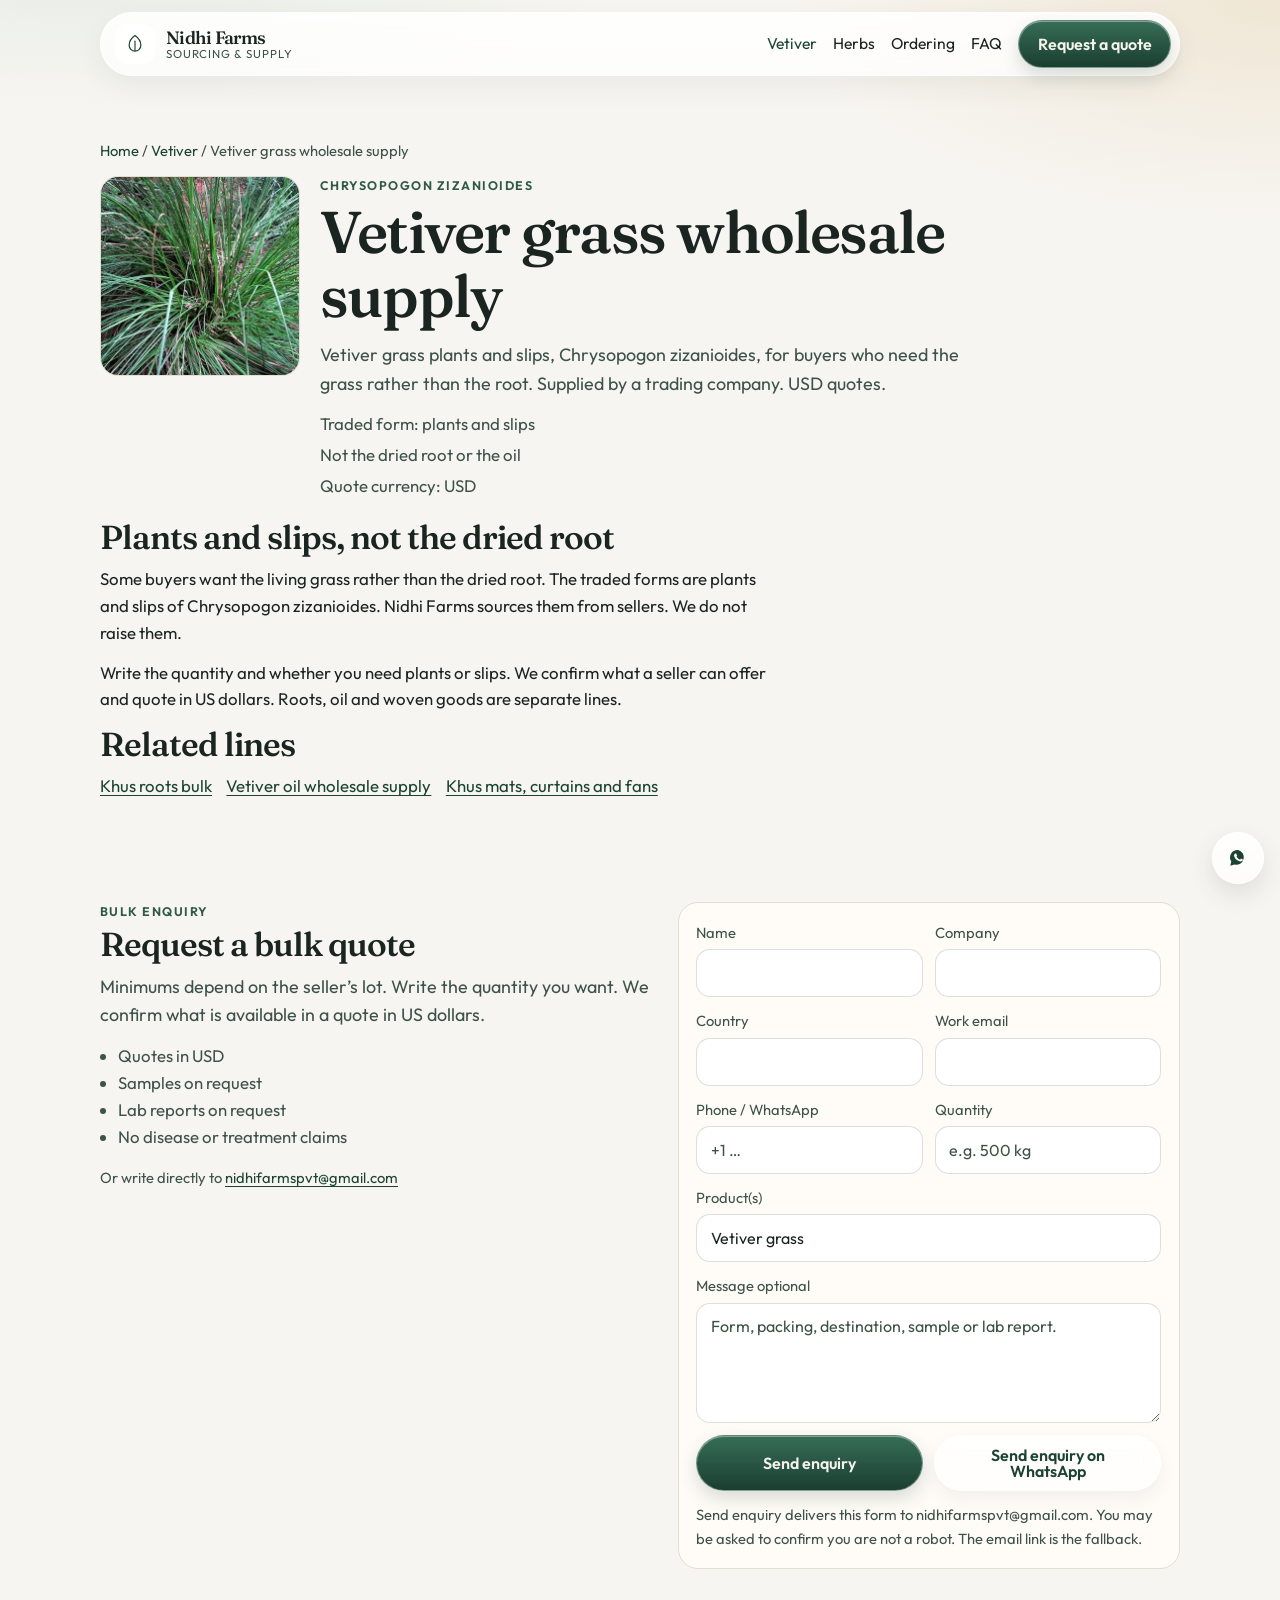
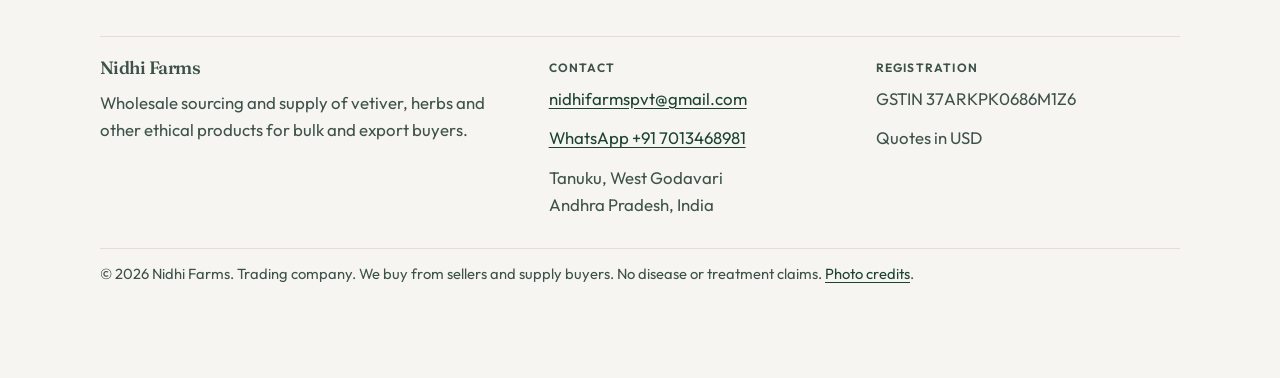
<file: vetiver-grass.html>
<!DOCTYPE html>
<html lang="en">
<head>
  <meta charset="utf-8">
  <meta name="viewport" content="width=device-width, initial-scale=1, viewport-fit=cover">
  <title>Vetiver grass wholesale supply | Nidhi Farms</title>
  <meta name="description" content="Vetiver grass plants and slips, Chrysopogon zizanioides, for buyers who need the grass rather than the root. Supplied by a trading company. USD quotes.">
  <meta name="robots" content="index, follow">
  <meta name="theme-color" content="#f7f5f1">
  <link rel="canonical" href="https://nidhi-bhai.github.io/nidhi-farms-3d-integrated/vetiver-grass.html">
  <link rel="icon" href="favicon.svg" type="image/svg+xml">
  <link rel="apple-touch-icon" href="apple-touch-icon.png">
  <meta property="og:type" content="website">
  <meta property="og:site_name" content="Nidhi Farms">
  <meta property="og:title" content="Vetiver grass wholesale supply | Nidhi Farms">
  <meta property="og:description" content="Vetiver grass plants and slips, Chrysopogon zizanioides, for buyers who need the grass rather than the root. Supplied by a trading company. USD quotes.">
  <meta property="og:url" content="https://nidhi-bhai.github.io/nidhi-farms-3d-integrated/vetiver-grass.html">
  <meta property="og:image" content="https://nidhi-bhai.github.io/nidhi-farms-3d-integrated/images/vetiver-grass.webp">
  <meta property="og:locale" content="en_IN">
  <meta name="twitter:card" content="summary_large_image">
  <meta name="twitter:title" content="Vetiver grass wholesale supply | Nidhi Farms">
  <meta name="twitter:description" content="Vetiver grass plants and slips, Chrysopogon zizanioides, for buyers who need the grass rather than the root. Supplied by a trading company. USD quotes.">
  <meta name="twitter:image" content="https://nidhi-bhai.github.io/nidhi-farms-3d-integrated/images/vetiver-grass.webp">
  <link rel="preload" href="fonts/fraunces-latin.woff2" as="font" type="font/woff2" crossorigin>
  <link rel="preload" href="fonts/outfit-latin.woff2" as="font" type="font/woff2" crossorigin>
  <link rel="stylesheet" href="styles.css">
  <script type="application/ld+json">
  {
  "@context": "https://schema.org",
  "@graph": [
    {
      "@type": "Organization",
      "@id": "https://nidhi-bhai.github.io/nidhi-farms-3d-integrated/#organization",
      "name": "Nidhi Farms",
      "url": "https://nidhi-bhai.github.io/nidhi-farms-3d-integrated/",
      "email": "nidhifarmspvt@gmail.com",
      "description": "Trading company that buys herbs and other ethical products from vetted sellers and supplies bulk and export buyers. It does not grow crops.",
      "address": {
        "@type": "PostalAddress",
        "addressLocality": "Tanuku",
        "addressRegion": "Andhra Pradesh",
        "addressCountry": "IN"
      },
      "areaServed": "Worldwide",
      "currenciesAccepted": "USD",
      "taxID": "37ARKPK0686M1Z6",
      "logo": "https://nidhi-bhai.github.io/nidhi-farms-3d-integrated/favicon.svg"
    },
    {
      "@type": "Product",
      "name": "Vetiver grass plants and slips",
      "description": "Vetiver grass plants and slips, Chrysopogon zizanioides, for buyers who need the grass rather than the root. Supplied by a trading company. USD quotes.",
      "offers": {
        "@type": "Offer",
        "priceCurrency": "USD",
        "availability": "https://schema.org/LimitedAvailability",
        "seller": {
          "@id": "https://nidhi-bhai.github.io/nidhi-farms-3d-integrated/#organization"
        },
        "url": "https://nidhi-bhai.github.io/nidhi-farms-3d-integrated/vetiver-grass.html"
      },
      "image": "https://nidhi-bhai.github.io/nidhi-farms-3d-integrated/images/vetiver-grass.webp"
    },
    {
      "@type": "BreadcrumbList",
      "itemListElement": [
        {
          "@type": "ListItem",
          "position": 1,
          "name": "Home",
          "item": "https://nidhi-bhai.github.io/nidhi-farms-3d-integrated/"
        },
        {
          "@type": "ListItem",
          "position": 2,
          "name": "Vetiver",
          "item": "https://nidhi-bhai.github.io/nidhi-farms-3d-integrated/vetiver.html"
        },
        {
          "@type": "ListItem",
          "position": 3,
          "name": "Vetiver grass wholesale supply",
          "item": "https://nidhi-bhai.github.io/nidhi-farms-3d-integrated/vetiver-grass.html"
        }
      ]
    }
  ]
}
  </script>
</head>
<body>
  <a class="skip-link" href="#main">Skip to content</a>
  <header class="site-header">
    <div class="header-inner">
      <a class="brand" href="index.html">
        <span class="brand-mark" aria-hidden="true"><svg viewBox="0 0 32 32" width="26" height="26" aria-hidden="true"><path d="M16 5.5c5.2 3.6 7.2 8.2 7.2 12.1A7.2 7.2 0 0 1 16 24.8a7.2 7.2 0 0 1-7.2-7.2c0-3.9 2-8.5 7.2-12.1z" fill="rgba(255,255,255,0.55)" stroke="currentColor" stroke-width="1.5"/><path d="M16 24V12.5" stroke="currentColor" stroke-width="1.4" stroke-linecap="round"/></svg></span>
        <span class="brand-text">
          <span class="brand-name">Nidhi Farms</span>
          <span class="brand-role">Sourcing &amp; supply</span>
        </span>
      </a>
      <button class="nav-toggle" type="button" aria-expanded="false" aria-controls="site-nav">
        <span class="sr-only">Menu</span>
        <span class="nav-toggle-bars" aria-hidden="true"></span>
      </button>
      <nav class="site-nav" id="site-nav" aria-label="Primary">
        <a href="vetiver.html" aria-current="page">Vetiver</a>
        <a href="herbs.html">Herbs</a>
        <a href="index.html#ordering">Ordering</a>
        <a href="index.html#faq">FAQ</a>
        <a class="btn btn-primary" href="#enquire">Request a quote</a>
      </nav>
    </div>
  </header>

  <main id="main">
    <section class="band">
      <div class="wrap">
        <p class="crumbs"><a href="index.html">Home</a> / <a href="vetiver.html">Vetiver</a> / Vetiver grass wholesale supply</p>
        <div class="product-layout">
          <img src="images/vetiver-grass.webp" width="200" height="200" alt="A clump of vetiver grass, Chrysopogon zizanioides">
          <div class="prose">
            <p class="eyebrow">Chrysopogon zizanioides</p>
            <h1>Vetiver grass wholesale supply</h1>
            <p class="lede">Vetiver grass plants and slips, Chrysopogon zizanioides, for buyers who need the grass rather than the root. Supplied by a trading company. USD quotes.</p>
            <ul class="spec"><li>Traded form: plants and slips</li><li>Not the dried root or the oil</li><li>Quote currency: USD</li></ul>
          </div>
        </div>
        <div class="prose">
          <h2>Plants and slips, not the dried root</h2>
          <p>Some buyers want the living grass rather than the dried root. The traded forms are plants and slips of Chrysopogon zizanioides. Nidhi Farms sources them from sellers. We do not raise them.</p><p>Write the quantity and whether you need plants or slips. We confirm what a seller can offer and quote in US dollars. Roots, oil and woven goods are separate lines.</p>
          <h2>Related lines</h2>
          <ul class="related"><li><a href="vetiver-roots.html">Khus roots bulk</a></li><li><a href="vetiver-oil.html">Vetiver oil wholesale supply</a></li><li><a href="khus-mats.html">Khus mats, curtains and fans</a></li></ul>
        </div>
      </div>
    </section>
    <section class="band" id="enquire">
      <div class="wrap split">
        <div>
          <p class="eyebrow">Bulk enquiry</p>
          <h2>Request a bulk quote</h2>
          <p class="lede">Minimums depend on the seller’s lot. Write the quantity you want. We confirm what is available in a quote in US dollars.</p>
          <ul class="plain-list">
            <li>Quotes in USD</li>
            <li>Samples on request</li>
            <li>Lab reports on request</li>
            <li>No disease or treatment claims</li>
          </ul>
          <p class="direct-mail">Or write directly to <a id="mailto-fallback" href="mailto:nidhifarmspvt@gmail.com">nidhifarmspvt@gmail.com</a></p>
        </div>
        <form class="enquiry-form" id="enquiry-form" action="https://formsubmit.co/nidhifarmspvt@gmail.com" method="POST">
          <input type="hidden" name="_captcha" value="true">
          <input type="hidden" name="_subject" value="New B2B enquiry - Nidhi Farms website">
          <input type="hidden" name="_template" value="table">
          <input type="hidden" name="_next" value="https://nidhi-bhai.github.io/nidhi-farms-3d-integrated/thanks.html">
          <input class="hp" type="text" name="_honey" tabindex="-1" autocomplete="off" aria-hidden="true">
          <div class="field-row">
            <label class="field">
              <span>Name</span>
              <input name="name" type="text" autocomplete="name" required maxlength="120">
            </label>
            <label class="field">
              <span>Company</span>
              <input name="company" type="text" autocomplete="organization" required maxlength="160">
            </label>
          </div>
          <div class="field-row">
            <label class="field">
              <span>Country</span>
              <input name="country" type="text" autocomplete="country-name" required maxlength="80">
            </label>
            <label class="field">
              <span>Work email</span>
              <input name="email" type="email" autocomplete="email" required maxlength="160">
            </label>
          </div>
          <div class="field-row">
            <label class="field">
              <span>Phone / WhatsApp</span>
              <input name="phone" type="tel" autocomplete="tel" required maxlength="40" placeholder="+1 …">
            </label>
            <label class="field">
              <span>Quantity</span>
              <input name="quantity" type="text" required maxlength="80" placeholder="e.g. 500 kg">
            </label>
          </div>
          <label class="field">
            <span>Product(s)</span>
            <input name="products" type="text" required maxlength="200" list="product-lines" value="Vetiver grass">
            <datalist id="product-lines">
              <option value="Khus / vetiver roots"></option>
              <option value="Vetiver oil"></option>
              <option value="Khus mats, curtains and fans"></option>
              <option value="Vetiver grass"></option>
              <option value="Ashwagandha root"></option>
              <option value="Shatavari root"></option>
              <option value="Moringa leaf"></option>
              <option value="Moringa leaf powder"></option>
              <option value="Brahmi (Bacopa monnieri)"></option>
              <option value="Tulsi leaf"></option>
              <option value="Kapoor Kachri"></option>
              <option value="Turmeric"></option>
              <option value="Khapli (Kapili) wheat"></option>
              <option value="Neem leaf"></option>
              <option value="Millets"></option>
              <option value="Isabgol"></option>
              <option value="Jaggery"></option>
              <option value="Coconut, peanut, flax or curry-leaf oil"></option>
            </datalist>
          </label>
          <label class="field">
            <span>Message <span class="optional">optional</span></span>
            <textarea name="message" rows="4" maxlength="2000" placeholder="Form, packing, destination, sample or lab report."></textarea>
          </label>
          <div class="form-actions">
            <button class="btn btn-primary" type="submit">Send enquiry</button>
            <button class="btn btn-glass" type="button" id="whatsapp-enquiry">Send enquiry on WhatsApp</button>
          </div>
          <p class="form-hint">Send enquiry delivers this form to nidhifarmspvt@gmail.com. You may be asked to confirm you are not a robot. The email link is the fallback.</p>
        </form>
      </div>
    </section>

  </main>
  <footer class="site-footer">
    <div class="wrap footer-grid">
      <div>
        <p class="brand-name">Nidhi Farms</p>
        <p>Wholesale sourcing and supply of vetiver, herbs and other ethical products for bulk and export buyers.</p>
      </div>
      <div>
        <p class="footer-label">Contact</p>
        <p><a href="mailto:nidhifarmspvt@gmail.com">nidhifarmspvt@gmail.com</a></p>
        <p><a href="https://wa.me/917013468981?text=Hi%20Nidhi%20Farms%2C%20I%27d%20like%20a%20bulk%20quote%20for%20">WhatsApp +91 7013468981</a></p>
        <p>Tanuku, West Godavari<br>Andhra Pradesh, India</p>
      </div>
      <div>
        <p class="footer-label">Registration</p>
        <p>GSTIN 37ARKPK0686M1Z6</p>
        <p>Quotes in USD</p>
      </div>
    </div>
    <div class="wrap footer-base">
      <p>© 2026 Nidhi Farms. Trading company. We buy from sellers and supply buyers. No disease or treatment claims. <a href="credits.html">Photo credits</a>.</p>
    </div>
  </footer>
  <a class="whatsapp-float" href="https://wa.me/917013468981?text=Hi%20Nidhi%20Farms%2C%20I%27d%20like%20a%20bulk%20quote%20for%20" target="_blank" rel="noopener noreferrer">
    <svg viewBox="0 0 24 24" width="22" height="22" aria-hidden="true"><path fill="currentColor" d="M12 3.2A8.2 8.2 0 0 0 4.7 15.9L3.6 20.4l4.6-1.2A8.2 8.2 0 1 0 12 3.2zm4.6 11.5c-.2.5-1 .9-1.6 1-.4.1-.9.1-1.5-.1-.3-.1-.7-.3-1.2-.5-2.1-1.1-3.5-3-3.6-3.2-.1-.2-1-1.3-1-2.5s.6-1.8.9-2 .5-.3.7-.3h.5c.2 0 .4 0 .5.4.2.6.7 1.7.8 1.8.1.2 0 .3-.1.5l-.3.4c-.1.1-.2.3-.1.5.2.3.7 1.1 1.5 1.8.9.8 1.6 1 1.9 1.1.2.1.4 0 .5-.1l.6-.7c.2-.2.3-.2.5-.1l1.4.7c.2.1.4.2.4.3.1.3 0 .8-.2 1.2z"/></svg>
    <span>WhatsApp</span>
  </a>
  <script src="script.js"></script>
</body>
</html>
</file>
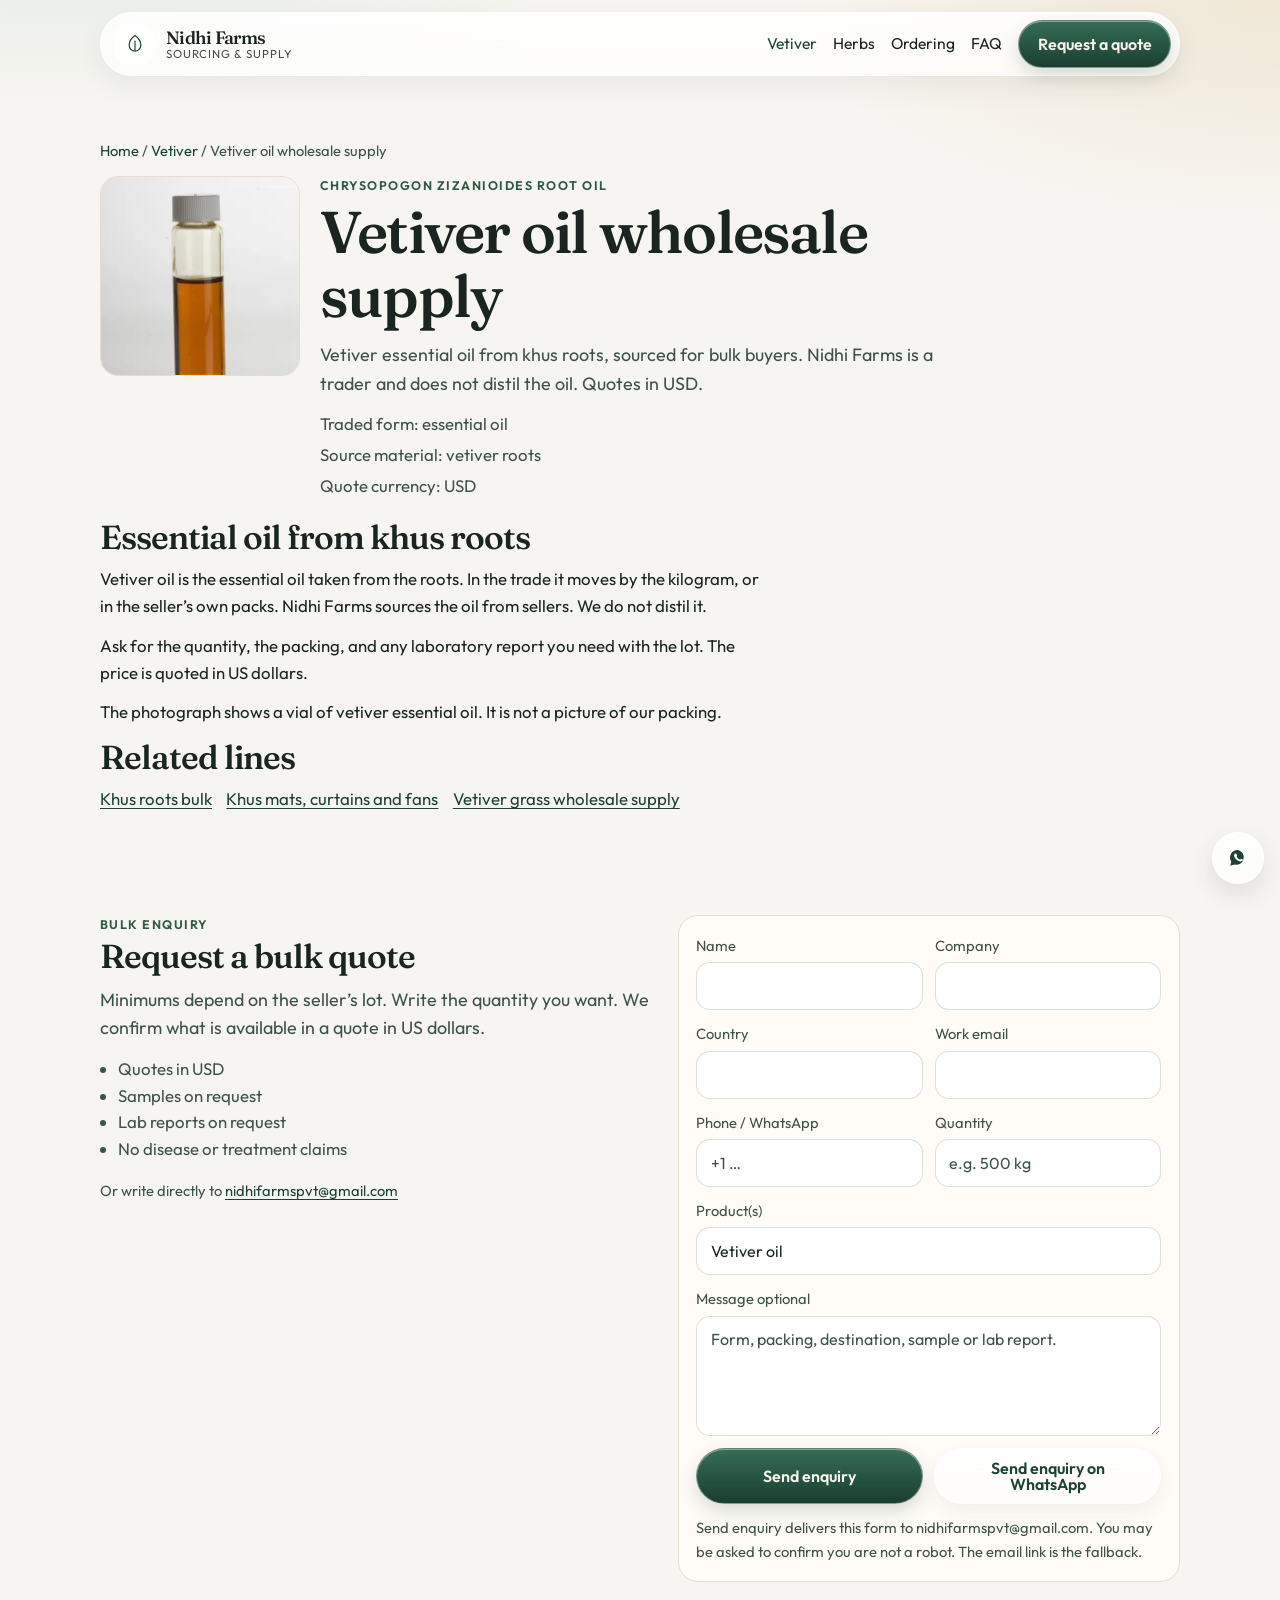
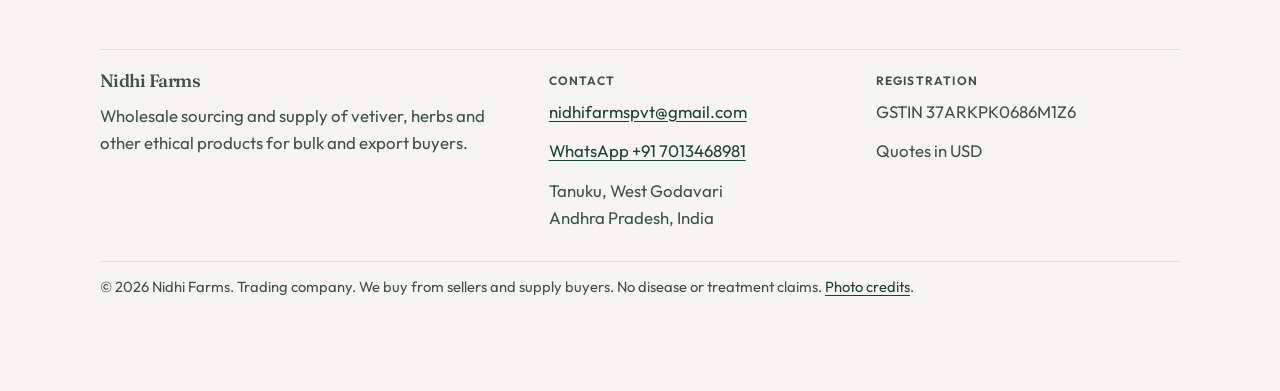
<file: vetiver-oil.html>
<!DOCTYPE html>
<html lang="en">
<head>
  <meta charset="utf-8">
  <meta name="viewport" content="width=device-width, initial-scale=1, viewport-fit=cover">
  <title>Vetiver oil wholesale supply | Nidhi Farms</title>
  <meta name="description" content="Vetiver essential oil from khus roots, sourced for bulk buyers. Nidhi Farms is a trader and does not distil the oil. Quotes in USD.">
  <meta name="robots" content="index, follow">
  <meta name="theme-color" content="#f7f5f1">
  <link rel="canonical" href="https://nidhi-bhai.github.io/nidhi-farms-3d-integrated/vetiver-oil.html">
  <link rel="icon" href="favicon.svg" type="image/svg+xml">
  <link rel="apple-touch-icon" href="apple-touch-icon.png">
  <meta property="og:type" content="website">
  <meta property="og:site_name" content="Nidhi Farms">
  <meta property="og:title" content="Vetiver oil wholesale supply | Nidhi Farms">
  <meta property="og:description" content="Vetiver essential oil from khus roots, sourced for bulk buyers. Nidhi Farms is a trader and does not distil the oil. Quotes in USD.">
  <meta property="og:url" content="https://nidhi-bhai.github.io/nidhi-farms-3d-integrated/vetiver-oil.html">
  <meta property="og:image" content="https://nidhi-bhai.github.io/nidhi-farms-3d-integrated/images/vetiver-oil.webp">
  <meta property="og:locale" content="en_IN">
  <meta name="twitter:card" content="summary_large_image">
  <meta name="twitter:title" content="Vetiver oil wholesale supply | Nidhi Farms">
  <meta name="twitter:description" content="Vetiver essential oil from khus roots, sourced for bulk buyers. Nidhi Farms is a trader and does not distil the oil. Quotes in USD.">
  <meta name="twitter:image" content="https://nidhi-bhai.github.io/nidhi-farms-3d-integrated/images/vetiver-oil.webp">
  <link rel="preload" href="fonts/fraunces-latin.woff2" as="font" type="font/woff2" crossorigin>
  <link rel="preload" href="fonts/outfit-latin.woff2" as="font" type="font/woff2" crossorigin>
  <link rel="stylesheet" href="styles.css">
  <script type="application/ld+json">
  {
  "@context": "https://schema.org",
  "@graph": [
    {
      "@type": "Organization",
      "@id": "https://nidhi-bhai.github.io/nidhi-farms-3d-integrated/#organization",
      "name": "Nidhi Farms",
      "url": "https://nidhi-bhai.github.io/nidhi-farms-3d-integrated/",
      "email": "nidhifarmspvt@gmail.com",
      "description": "Trading company that buys herbs and other ethical products from vetted sellers and supplies bulk and export buyers. It does not grow crops.",
      "address": {
        "@type": "PostalAddress",
        "addressLocality": "Tanuku",
        "addressRegion": "Andhra Pradesh",
        "addressCountry": "IN"
      },
      "areaServed": "Worldwide",
      "currenciesAccepted": "USD",
      "taxID": "37ARKPK0686M1Z6",
      "logo": "https://nidhi-bhai.github.io/nidhi-farms-3d-integrated/favicon.svg"
    },
    {
      "@type": "Product",
      "name": "Vetiver essential oil",
      "description": "Vetiver essential oil from khus roots, sourced for bulk buyers. Nidhi Farms is a trader and does not distil the oil. Quotes in USD.",
      "offers": {
        "@type": "Offer",
        "priceCurrency": "USD",
        "availability": "https://schema.org/LimitedAvailability",
        "seller": {
          "@id": "https://nidhi-bhai.github.io/nidhi-farms-3d-integrated/#organization"
        },
        "url": "https://nidhi-bhai.github.io/nidhi-farms-3d-integrated/vetiver-oil.html"
      },
      "image": "https://nidhi-bhai.github.io/nidhi-farms-3d-integrated/images/vetiver-oil.webp"
    },
    {
      "@type": "BreadcrumbList",
      "itemListElement": [
        {
          "@type": "ListItem",
          "position": 1,
          "name": "Home",
          "item": "https://nidhi-bhai.github.io/nidhi-farms-3d-integrated/"
        },
        {
          "@type": "ListItem",
          "position": 2,
          "name": "Vetiver",
          "item": "https://nidhi-bhai.github.io/nidhi-farms-3d-integrated/vetiver.html"
        },
        {
          "@type": "ListItem",
          "position": 3,
          "name": "Vetiver oil wholesale supply",
          "item": "https://nidhi-bhai.github.io/nidhi-farms-3d-integrated/vetiver-oil.html"
        }
      ]
    }
  ]
}
  </script>
</head>
<body>
  <a class="skip-link" href="#main">Skip to content</a>
  <header class="site-header">
    <div class="header-inner">
      <a class="brand" href="index.html">
        <span class="brand-mark" aria-hidden="true"><svg viewBox="0 0 32 32" width="26" height="26" aria-hidden="true"><path d="M16 5.5c5.2 3.6 7.2 8.2 7.2 12.1A7.2 7.2 0 0 1 16 24.8a7.2 7.2 0 0 1-7.2-7.2c0-3.9 2-8.5 7.2-12.1z" fill="rgba(255,255,255,0.55)" stroke="currentColor" stroke-width="1.5"/><path d="M16 24V12.5" stroke="currentColor" stroke-width="1.4" stroke-linecap="round"/></svg></span>
        <span class="brand-text">
          <span class="brand-name">Nidhi Farms</span>
          <span class="brand-role">Sourcing &amp; supply</span>
        </span>
      </a>
      <button class="nav-toggle" type="button" aria-expanded="false" aria-controls="site-nav">
        <span class="sr-only">Menu</span>
        <span class="nav-toggle-bars" aria-hidden="true"></span>
      </button>
      <nav class="site-nav" id="site-nav" aria-label="Primary">
        <a href="vetiver.html" aria-current="page">Vetiver</a>
        <a href="herbs.html">Herbs</a>
        <a href="index.html#ordering">Ordering</a>
        <a href="index.html#faq">FAQ</a>
        <a class="btn btn-primary" href="#enquire">Request a quote</a>
      </nav>
    </div>
  </header>

  <main id="main">
    <section class="band">
      <div class="wrap">
        <p class="crumbs"><a href="index.html">Home</a> / <a href="vetiver.html">Vetiver</a> / Vetiver oil wholesale supply</p>
        <div class="product-layout">
          <img src="images/vetiver-oil.webp" width="200" height="200" alt="Small glass vial of amber vetiver essential oil">
          <div class="prose">
            <p class="eyebrow">Chrysopogon zizanioides root oil</p>
            <h1>Vetiver oil wholesale supply</h1>
            <p class="lede">Vetiver essential oil from khus roots, sourced for bulk buyers. Nidhi Farms is a trader and does not distil the oil. Quotes in USD.</p>
            <ul class="spec"><li>Traded form: essential oil</li><li>Source material: vetiver roots</li><li>Quote currency: USD</li></ul>
          </div>
        </div>
        <div class="prose">
          <h2>Essential oil from khus roots</h2>
          <p>Vetiver oil is the essential oil taken from the roots. In the trade it moves by the kilogram, or in the seller’s own packs. Nidhi Farms sources the oil from sellers. We do not distil it.</p><p>Ask for the quantity, the packing, and any laboratory report you need with the lot. The price is quoted in US dollars.</p><p>The photograph shows a vial of vetiver essential oil. It is not a picture of our packing.</p>
          <h2>Related lines</h2>
          <ul class="related"><li><a href="vetiver-roots.html">Khus roots bulk</a></li><li><a href="khus-mats.html">Khus mats, curtains and fans</a></li><li><a href="vetiver-grass.html">Vetiver grass wholesale supply</a></li></ul>
        </div>
      </div>
    </section>
    <section class="band" id="enquire">
      <div class="wrap split">
        <div>
          <p class="eyebrow">Bulk enquiry</p>
          <h2>Request a bulk quote</h2>
          <p class="lede">Minimums depend on the seller’s lot. Write the quantity you want. We confirm what is available in a quote in US dollars.</p>
          <ul class="plain-list">
            <li>Quotes in USD</li>
            <li>Samples on request</li>
            <li>Lab reports on request</li>
            <li>No disease or treatment claims</li>
          </ul>
          <p class="direct-mail">Or write directly to <a id="mailto-fallback" href="mailto:nidhifarmspvt@gmail.com">nidhifarmspvt@gmail.com</a></p>
        </div>
        <form class="enquiry-form" id="enquiry-form" action="https://formsubmit.co/nidhifarmspvt@gmail.com" method="POST">
          <input type="hidden" name="_captcha" value="true">
          <input type="hidden" name="_subject" value="New B2B enquiry - Nidhi Farms website">
          <input type="hidden" name="_template" value="table">
          <input type="hidden" name="_next" value="https://nidhi-bhai.github.io/nidhi-farms-3d-integrated/thanks.html">
          <input class="hp" type="text" name="_honey" tabindex="-1" autocomplete="off" aria-hidden="true">
          <div class="field-row">
            <label class="field">
              <span>Name</span>
              <input name="name" type="text" autocomplete="name" required maxlength="120">
            </label>
            <label class="field">
              <span>Company</span>
              <input name="company" type="text" autocomplete="organization" required maxlength="160">
            </label>
          </div>
          <div class="field-row">
            <label class="field">
              <span>Country</span>
              <input name="country" type="text" autocomplete="country-name" required maxlength="80">
            </label>
            <label class="field">
              <span>Work email</span>
              <input name="email" type="email" autocomplete="email" required maxlength="160">
            </label>
          </div>
          <div class="field-row">
            <label class="field">
              <span>Phone / WhatsApp</span>
              <input name="phone" type="tel" autocomplete="tel" required maxlength="40" placeholder="+1 …">
            </label>
            <label class="field">
              <span>Quantity</span>
              <input name="quantity" type="text" required maxlength="80" placeholder="e.g. 500 kg">
            </label>
          </div>
          <label class="field">
            <span>Product(s)</span>
            <input name="products" type="text" required maxlength="200" list="product-lines" value="Vetiver oil">
            <datalist id="product-lines">
              <option value="Khus / vetiver roots"></option>
              <option value="Vetiver oil"></option>
              <option value="Khus mats, curtains and fans"></option>
              <option value="Vetiver grass"></option>
              <option value="Ashwagandha root"></option>
              <option value="Shatavari root"></option>
              <option value="Moringa leaf"></option>
              <option value="Moringa leaf powder"></option>
              <option value="Brahmi (Bacopa monnieri)"></option>
              <option value="Tulsi leaf"></option>
              <option value="Kapoor Kachri"></option>
              <option value="Turmeric"></option>
              <option value="Khapli (Kapili) wheat"></option>
              <option value="Neem leaf"></option>
              <option value="Millets"></option>
              <option value="Isabgol"></option>
              <option value="Jaggery"></option>
              <option value="Coconut, peanut, flax or curry-leaf oil"></option>
            </datalist>
          </label>
          <label class="field">
            <span>Message <span class="optional">optional</span></span>
            <textarea name="message" rows="4" maxlength="2000" placeholder="Form, packing, destination, sample or lab report."></textarea>
          </label>
          <div class="form-actions">
            <button class="btn btn-primary" type="submit">Send enquiry</button>
            <button class="btn btn-glass" type="button" id="whatsapp-enquiry">Send enquiry on WhatsApp</button>
          </div>
          <p class="form-hint">Send enquiry delivers this form to nidhifarmspvt@gmail.com. You may be asked to confirm you are not a robot. The email link is the fallback.</p>
        </form>
      </div>
    </section>

  </main>
  <footer class="site-footer">
    <div class="wrap footer-grid">
      <div>
        <p class="brand-name">Nidhi Farms</p>
        <p>Wholesale sourcing and supply of vetiver, herbs and other ethical products for bulk and export buyers.</p>
      </div>
      <div>
        <p class="footer-label">Contact</p>
        <p><a href="mailto:nidhifarmspvt@gmail.com">nidhifarmspvt@gmail.com</a></p>
        <p><a href="https://wa.me/917013468981?text=Hi%20Nidhi%20Farms%2C%20I%27d%20like%20a%20bulk%20quote%20for%20">WhatsApp +91 7013468981</a></p>
        <p>Tanuku, West Godavari<br>Andhra Pradesh, India</p>
      </div>
      <div>
        <p class="footer-label">Registration</p>
        <p>GSTIN 37ARKPK0686M1Z6</p>
        <p>Quotes in USD</p>
      </div>
    </div>
    <div class="wrap footer-base">
      <p>© 2026 Nidhi Farms. Trading company. We buy from sellers and supply buyers. No disease or treatment claims. <a href="credits.html">Photo credits</a>.</p>
    </div>
  </footer>
  <a class="whatsapp-float" href="https://wa.me/917013468981?text=Hi%20Nidhi%20Farms%2C%20I%27d%20like%20a%20bulk%20quote%20for%20" target="_blank" rel="noopener noreferrer">
    <svg viewBox="0 0 24 24" width="22" height="22" aria-hidden="true"><path fill="currentColor" d="M12 3.2A8.2 8.2 0 0 0 4.7 15.9L3.6 20.4l4.6-1.2A8.2 8.2 0 1 0 12 3.2zm4.6 11.5c-.2.5-1 .9-1.6 1-.4.1-.9.1-1.5-.1-.3-.1-.7-.3-1.2-.5-2.1-1.1-3.5-3-3.6-3.2-.1-.2-1-1.3-1-2.5s.6-1.8.9-2 .5-.3.7-.3h.5c.2 0 .4 0 .5.4.2.6.7 1.7.8 1.8.1.2 0 .3-.1.5l-.3.4c-.1.1-.2.3-.1.5.2.3.7 1.1 1.5 1.8.9.8 1.6 1 1.9 1.1.2.1.4 0 .5-.1l.6-.7c.2-.2.3-.2.5-.1l1.4.7c.2.1.4.2.4.3.1.3 0 .8-.2 1.2z"/></svg>
    <span>WhatsApp</span>
  </a>
  <script src="script.js"></script>
</body>
</html>
</file>
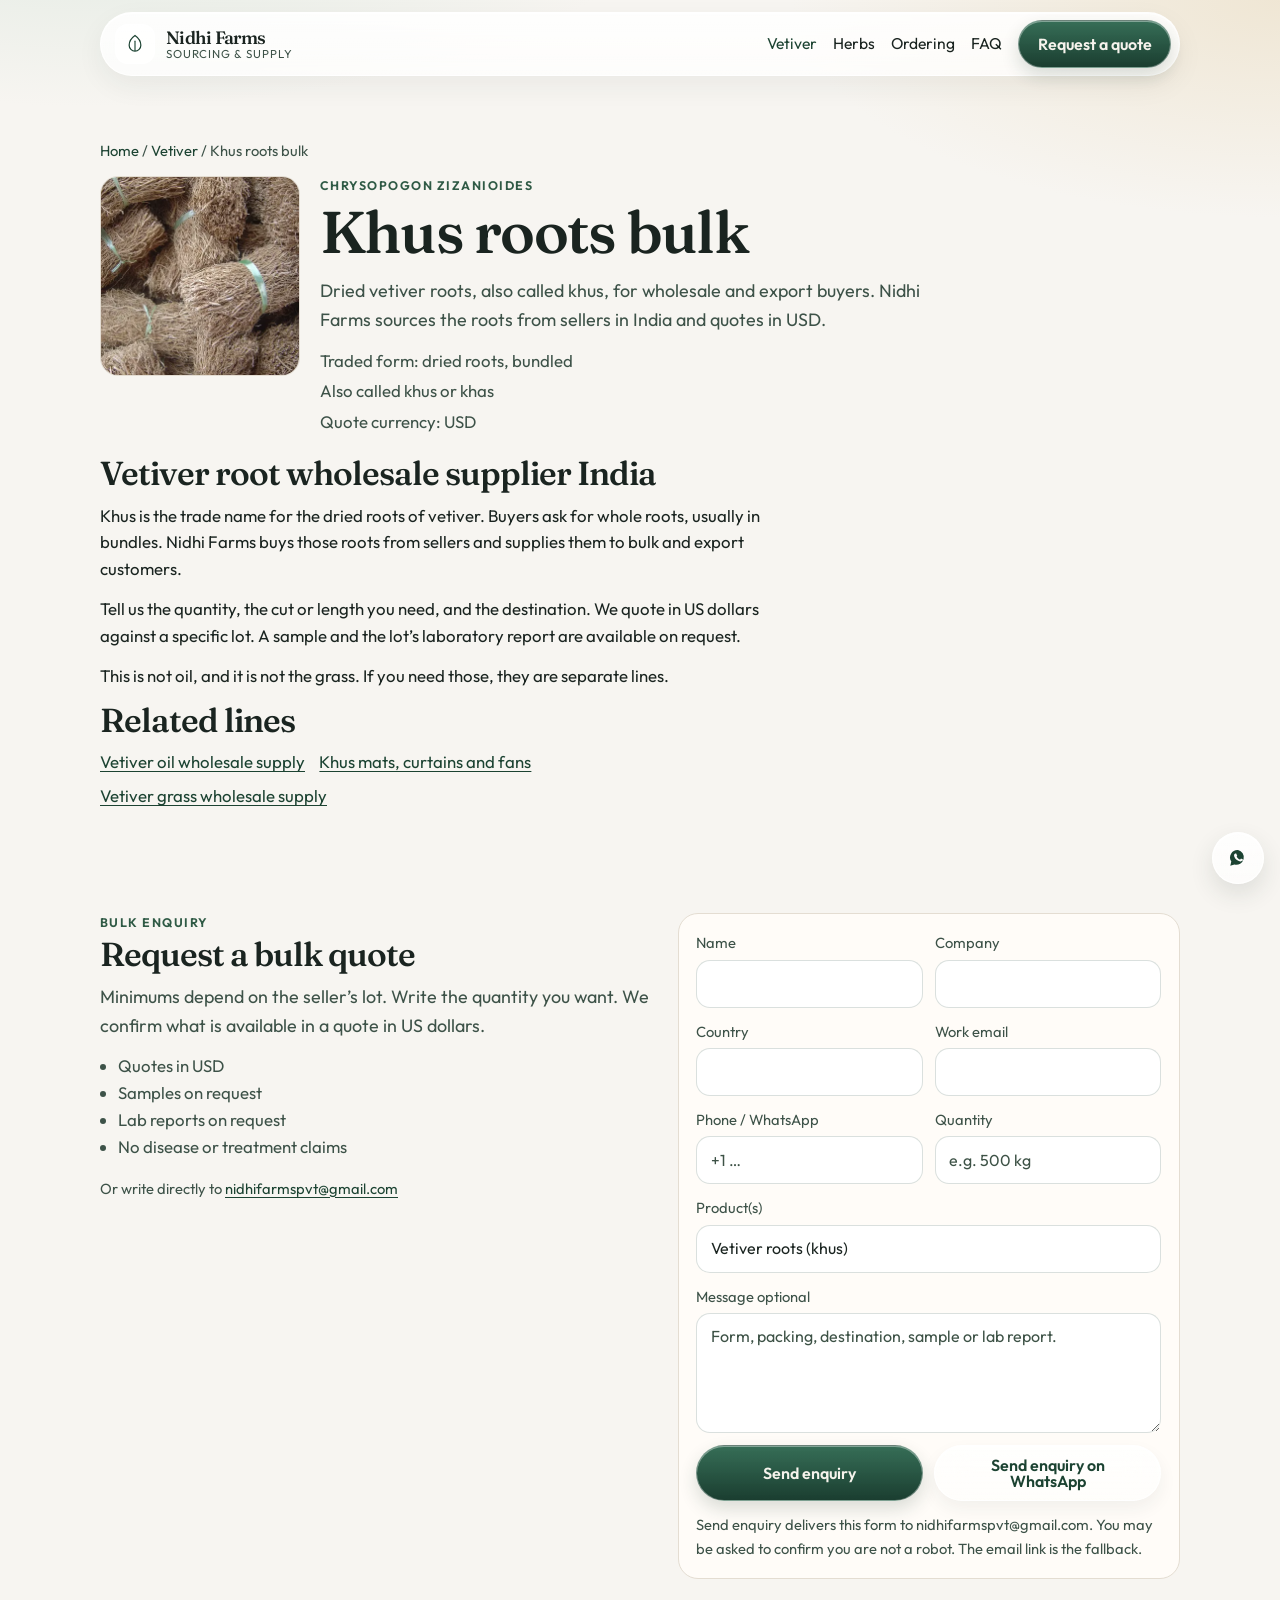
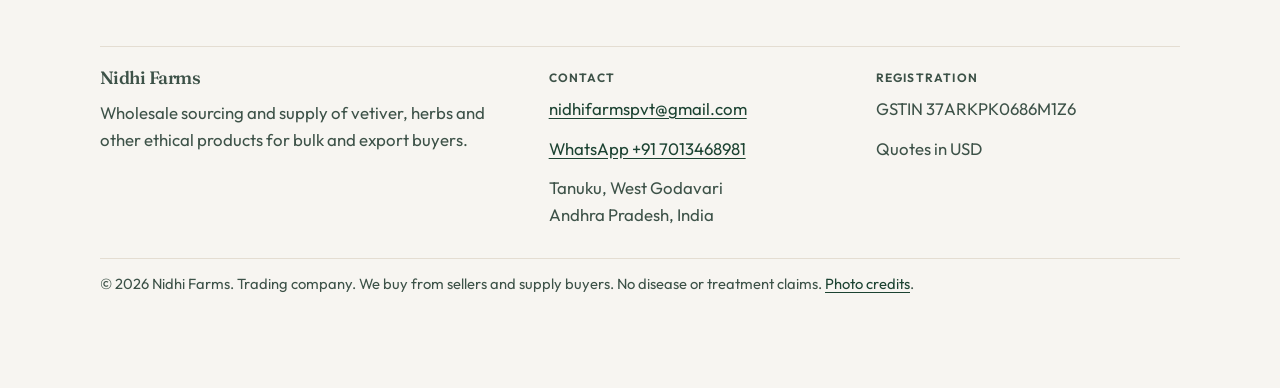
<file: vetiver-roots.html>
<!DOCTYPE html>
<html lang="en">
<head>
  <meta charset="utf-8">
  <meta name="viewport" content="width=device-width, initial-scale=1, viewport-fit=cover">
  <title>Khus roots bulk | Vetiver root wholesale supplier India</title>
  <meta name="description" content="Dried vetiver roots, also called khus, for wholesale and export buyers. Nidhi Farms sources the roots from sellers in India and quotes in USD.">
  <meta name="robots" content="index, follow">
  <meta name="theme-color" content="#f7f5f1">
  <link rel="canonical" href="https://nidhi-bhai.github.io/nidhi-farms-3d-integrated/vetiver-roots.html">
  <link rel="icon" href="favicon.svg" type="image/svg+xml">
  <link rel="apple-touch-icon" href="apple-touch-icon.png">
  <meta property="og:type" content="website">
  <meta property="og:site_name" content="Nidhi Farms">
  <meta property="og:title" content="Khus roots bulk | Vetiver root wholesale supplier India">
  <meta property="og:description" content="Dried vetiver roots, also called khus, for wholesale and export buyers. Nidhi Farms sources the roots from sellers in India and quotes in USD.">
  <meta property="og:url" content="https://nidhi-bhai.github.io/nidhi-farms-3d-integrated/vetiver-roots.html">
  <meta property="og:image" content="https://nidhi-bhai.github.io/nidhi-farms-3d-integrated/images/vetiver.webp">
  <meta property="og:locale" content="en_IN">
  <meta name="twitter:card" content="summary_large_image">
  <meta name="twitter:title" content="Khus roots bulk | Vetiver root wholesale supplier India">
  <meta name="twitter:description" content="Dried vetiver roots, also called khus, for wholesale and export buyers. Nidhi Farms sources the roots from sellers in India and quotes in USD.">
  <meta name="twitter:image" content="https://nidhi-bhai.github.io/nidhi-farms-3d-integrated/images/vetiver.webp">
  <link rel="preload" href="fonts/fraunces-latin.woff2" as="font" type="font/woff2" crossorigin>
  <link rel="preload" href="fonts/outfit-latin.woff2" as="font" type="font/woff2" crossorigin>
  <link rel="stylesheet" href="styles.css">
  <script type="application/ld+json">
  {
  "@context": "https://schema.org",
  "@graph": [
    {
      "@type": "Organization",
      "@id": "https://nidhi-bhai.github.io/nidhi-farms-3d-integrated/#organization",
      "name": "Nidhi Farms",
      "url": "https://nidhi-bhai.github.io/nidhi-farms-3d-integrated/",
      "email": "nidhifarmspvt@gmail.com",
      "description": "Trading company that buys herbs and other ethical products from vetted sellers and supplies bulk and export buyers. It does not grow crops.",
      "address": {
        "@type": "PostalAddress",
        "addressLocality": "Tanuku",
        "addressRegion": "Andhra Pradesh",
        "addressCountry": "IN"
      },
      "areaServed": "Worldwide",
      "currenciesAccepted": "USD",
      "taxID": "37ARKPK0686M1Z6",
      "logo": "https://nidhi-bhai.github.io/nidhi-farms-3d-integrated/favicon.svg"
    },
    {
      "@type": "Product",
      "name": "Dried vetiver roots (khus)",
      "description": "Dried vetiver roots, also called khus, for wholesale and export buyers. Nidhi Farms sources the roots from sellers in India and quotes in USD.",
      "offers": {
        "@type": "Offer",
        "priceCurrency": "USD",
        "availability": "https://schema.org/LimitedAvailability",
        "seller": {
          "@id": "https://nidhi-bhai.github.io/nidhi-farms-3d-integrated/#organization"
        },
        "url": "https://nidhi-bhai.github.io/nidhi-farms-3d-integrated/vetiver-roots.html"
      },
      "image": "https://nidhi-bhai.github.io/nidhi-farms-3d-integrated/images/vetiver.webp"
    },
    {
      "@type": "BreadcrumbList",
      "itemListElement": [
        {
          "@type": "ListItem",
          "position": 1,
          "name": "Home",
          "item": "https://nidhi-bhai.github.io/nidhi-farms-3d-integrated/"
        },
        {
          "@type": "ListItem",
          "position": 2,
          "name": "Vetiver",
          "item": "https://nidhi-bhai.github.io/nidhi-farms-3d-integrated/vetiver.html"
        },
        {
          "@type": "ListItem",
          "position": 3,
          "name": "Khus roots bulk",
          "item": "https://nidhi-bhai.github.io/nidhi-farms-3d-integrated/vetiver-roots.html"
        }
      ]
    }
  ]
}
  </script>
</head>
<body>
  <a class="skip-link" href="#main">Skip to content</a>
  <header class="site-header">
    <div class="header-inner">
      <a class="brand" href="index.html">
        <span class="brand-mark" aria-hidden="true"><svg viewBox="0 0 32 32" width="26" height="26" aria-hidden="true"><path d="M16 5.5c5.2 3.6 7.2 8.2 7.2 12.1A7.2 7.2 0 0 1 16 24.8a7.2 7.2 0 0 1-7.2-7.2c0-3.9 2-8.5 7.2-12.1z" fill="rgba(255,255,255,0.55)" stroke="currentColor" stroke-width="1.5"/><path d="M16 24V12.5" stroke="currentColor" stroke-width="1.4" stroke-linecap="round"/></svg></span>
        <span class="brand-text">
          <span class="brand-name">Nidhi Farms</span>
          <span class="brand-role">Sourcing &amp; supply</span>
        </span>
      </a>
      <button class="nav-toggle" type="button" aria-expanded="false" aria-controls="site-nav">
        <span class="sr-only">Menu</span>
        <span class="nav-toggle-bars" aria-hidden="true"></span>
      </button>
      <nav class="site-nav" id="site-nav" aria-label="Primary">
        <a href="vetiver.html" aria-current="page">Vetiver</a>
        <a href="herbs.html">Herbs</a>
        <a href="index.html#ordering">Ordering</a>
        <a href="index.html#faq">FAQ</a>
        <a class="btn btn-primary" href="#enquire">Request a quote</a>
      </nav>
    </div>
  </header>

  <main id="main">
    <section class="band">
      <div class="wrap">
        <p class="crumbs"><a href="index.html">Home</a> / <a href="vetiver.html">Vetiver</a> / Khus roots bulk</p>
        <div class="product-layout">
          <img src="images/vetiver.webp" width="200" height="200" alt="Bundles of dried vetiver roots, also called khus">
          <div class="prose">
            <p class="eyebrow">Chrysopogon zizanioides</p>
            <h1>Khus roots bulk</h1>
            <p class="lede">Dried vetiver roots, also called khus, for wholesale and export buyers. Nidhi Farms sources the roots from sellers in India and quotes in USD.</p>
            <ul class="spec"><li>Traded form: dried roots, bundled</li><li>Also called khus or khas</li><li>Quote currency: USD</li></ul>
          </div>
        </div>
        <div class="prose">
          <h2>Vetiver root wholesale supplier India</h2>
          <p>Khus is the trade name for the dried roots of vetiver. Buyers ask for whole roots, usually in bundles. Nidhi Farms buys those roots from sellers and supplies them to bulk and export customers.</p><p>Tell us the quantity, the cut or length you need, and the destination. We quote in US dollars against a specific lot. A sample and the lot’s laboratory report are available on request.</p><p>This is not oil, and it is not the grass. If you need those, they are separate lines.</p>
          <h2>Related lines</h2>
          <ul class="related"><li><a href="vetiver-oil.html">Vetiver oil wholesale supply</a></li><li><a href="khus-mats.html">Khus mats, curtains and fans</a></li><li><a href="vetiver-grass.html">Vetiver grass wholesale supply</a></li></ul>
        </div>
      </div>
    </section>
    <section class="band" id="enquire">
      <div class="wrap split">
        <div>
          <p class="eyebrow">Bulk enquiry</p>
          <h2>Request a bulk quote</h2>
          <p class="lede">Minimums depend on the seller’s lot. Write the quantity you want. We confirm what is available in a quote in US dollars.</p>
          <ul class="plain-list">
            <li>Quotes in USD</li>
            <li>Samples on request</li>
            <li>Lab reports on request</li>
            <li>No disease or treatment claims</li>
          </ul>
          <p class="direct-mail">Or write directly to <a id="mailto-fallback" href="mailto:nidhifarmspvt@gmail.com">nidhifarmspvt@gmail.com</a></p>
        </div>
        <form class="enquiry-form" id="enquiry-form" action="https://formsubmit.co/nidhifarmspvt@gmail.com" method="POST">
          <input type="hidden" name="_captcha" value="true">
          <input type="hidden" name="_subject" value="New B2B enquiry - Nidhi Farms website">
          <input type="hidden" name="_template" value="table">
          <input type="hidden" name="_next" value="https://nidhi-bhai.github.io/nidhi-farms-3d-integrated/thanks.html">
          <input class="hp" type="text" name="_honey" tabindex="-1" autocomplete="off" aria-hidden="true">
          <div class="field-row">
            <label class="field">
              <span>Name</span>
              <input name="name" type="text" autocomplete="name" required maxlength="120">
            </label>
            <label class="field">
              <span>Company</span>
              <input name="company" type="text" autocomplete="organization" required maxlength="160">
            </label>
          </div>
          <div class="field-row">
            <label class="field">
              <span>Country</span>
              <input name="country" type="text" autocomplete="country-name" required maxlength="80">
            </label>
            <label class="field">
              <span>Work email</span>
              <input name="email" type="email" autocomplete="email" required maxlength="160">
            </label>
          </div>
          <div class="field-row">
            <label class="field">
              <span>Phone / WhatsApp</span>
              <input name="phone" type="tel" autocomplete="tel" required maxlength="40" placeholder="+1 …">
            </label>
            <label class="field">
              <span>Quantity</span>
              <input name="quantity" type="text" required maxlength="80" placeholder="e.g. 500 kg">
            </label>
          </div>
          <label class="field">
            <span>Product(s)</span>
            <input name="products" type="text" required maxlength="200" list="product-lines" value="Vetiver roots (khus)">
            <datalist id="product-lines">
              <option value="Khus / vetiver roots"></option>
              <option value="Vetiver oil"></option>
              <option value="Khus mats, curtains and fans"></option>
              <option value="Vetiver grass"></option>
              <option value="Ashwagandha root"></option>
              <option value="Shatavari root"></option>
              <option value="Moringa leaf"></option>
              <option value="Moringa leaf powder"></option>
              <option value="Brahmi (Bacopa monnieri)"></option>
              <option value="Tulsi leaf"></option>
              <option value="Kapoor Kachri"></option>
              <option value="Turmeric"></option>
              <option value="Khapli (Kapili) wheat"></option>
              <option value="Neem leaf"></option>
              <option value="Millets"></option>
              <option value="Isabgol"></option>
              <option value="Jaggery"></option>
              <option value="Coconut, peanut, flax or curry-leaf oil"></option>
            </datalist>
          </label>
          <label class="field">
            <span>Message <span class="optional">optional</span></span>
            <textarea name="message" rows="4" maxlength="2000" placeholder="Form, packing, destination, sample or lab report."></textarea>
          </label>
          <div class="form-actions">
            <button class="btn btn-primary" type="submit">Send enquiry</button>
            <button class="btn btn-glass" type="button" id="whatsapp-enquiry">Send enquiry on WhatsApp</button>
          </div>
          <p class="form-hint">Send enquiry delivers this form to nidhifarmspvt@gmail.com. You may be asked to confirm you are not a robot. The email link is the fallback.</p>
        </form>
      </div>
    </section>

  </main>
  <footer class="site-footer">
    <div class="wrap footer-grid">
      <div>
        <p class="brand-name">Nidhi Farms</p>
        <p>Wholesale sourcing and supply of vetiver, herbs and other ethical products for bulk and export buyers.</p>
      </div>
      <div>
        <p class="footer-label">Contact</p>
        <p><a href="mailto:nidhifarmspvt@gmail.com">nidhifarmspvt@gmail.com</a></p>
        <p><a href="https://wa.me/917013468981?text=Hi%20Nidhi%20Farms%2C%20I%27d%20like%20a%20bulk%20quote%20for%20">WhatsApp +91 7013468981</a></p>
        <p>Tanuku, West Godavari<br>Andhra Pradesh, India</p>
      </div>
      <div>
        <p class="footer-label">Registration</p>
        <p>GSTIN 37ARKPK0686M1Z6</p>
        <p>Quotes in USD</p>
      </div>
    </div>
    <div class="wrap footer-base">
      <p>© 2026 Nidhi Farms. Trading company. We buy from sellers and supply buyers. No disease or treatment claims. <a href="credits.html">Photo credits</a>.</p>
    </div>
  </footer>
  <a class="whatsapp-float" href="https://wa.me/917013468981?text=Hi%20Nidhi%20Farms%2C%20I%27d%20like%20a%20bulk%20quote%20for%20" target="_blank" rel="noopener noreferrer">
    <svg viewBox="0 0 24 24" width="22" height="22" aria-hidden="true"><path fill="currentColor" d="M12 3.2A8.2 8.2 0 0 0 4.7 15.9L3.6 20.4l4.6-1.2A8.2 8.2 0 1 0 12 3.2zm4.6 11.5c-.2.5-1 .9-1.6 1-.4.1-.9.1-1.5-.1-.3-.1-.7-.3-1.2-.5-2.1-1.1-3.5-3-3.6-3.2-.1-.2-1-1.3-1-2.5s.6-1.8.9-2 .5-.3.7-.3h.5c.2 0 .4 0 .5.4.2.6.7 1.7.8 1.8.1.2 0 .3-.1.5l-.3.4c-.1.1-.2.3-.1.5.2.3.7 1.1 1.5 1.8.9.8 1.6 1 1.9 1.1.2.1.4 0 .5-.1l.6-.7c.2-.2.3-.2.5-.1l1.4.7c.2.1.4.2.4.3.1.3 0 .8-.2 1.2z"/></svg>
    <span>WhatsApp</span>
  </a>
  <script src="script.js"></script>
</body>
</html>
</file>
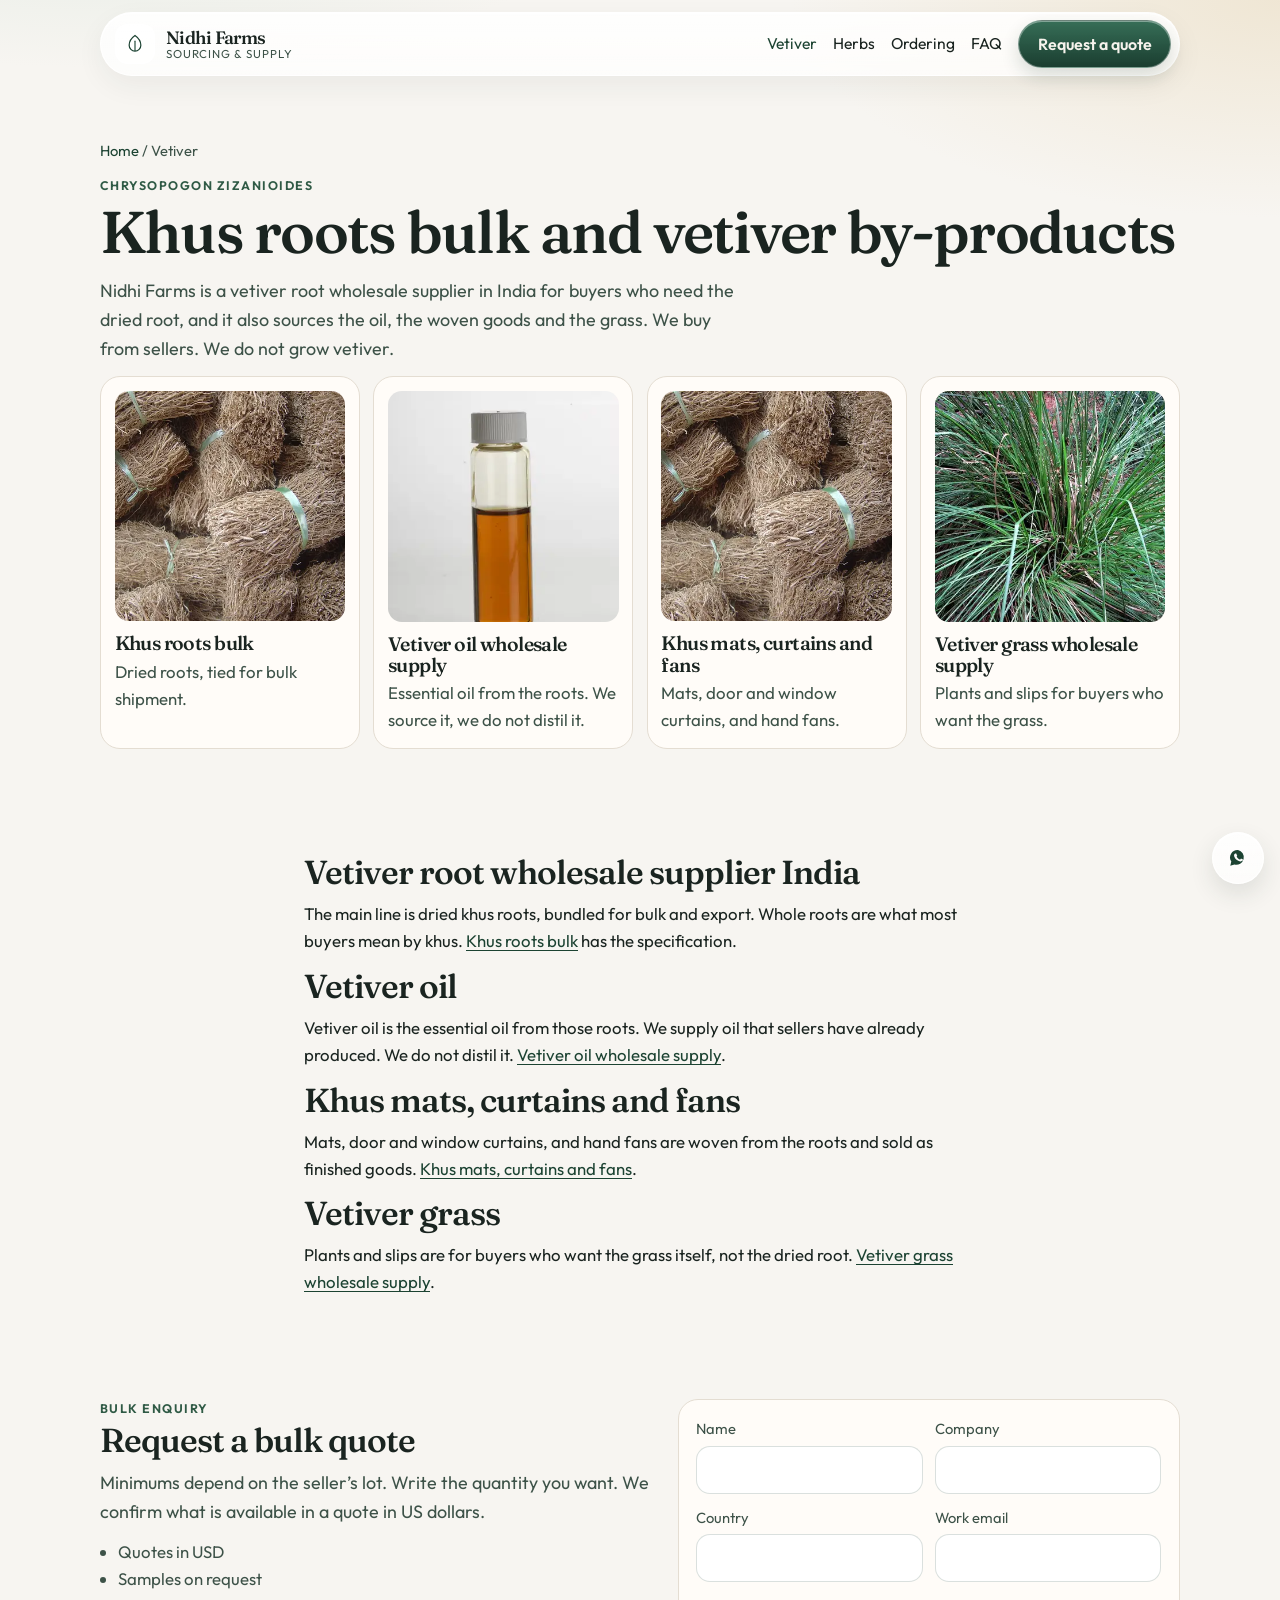
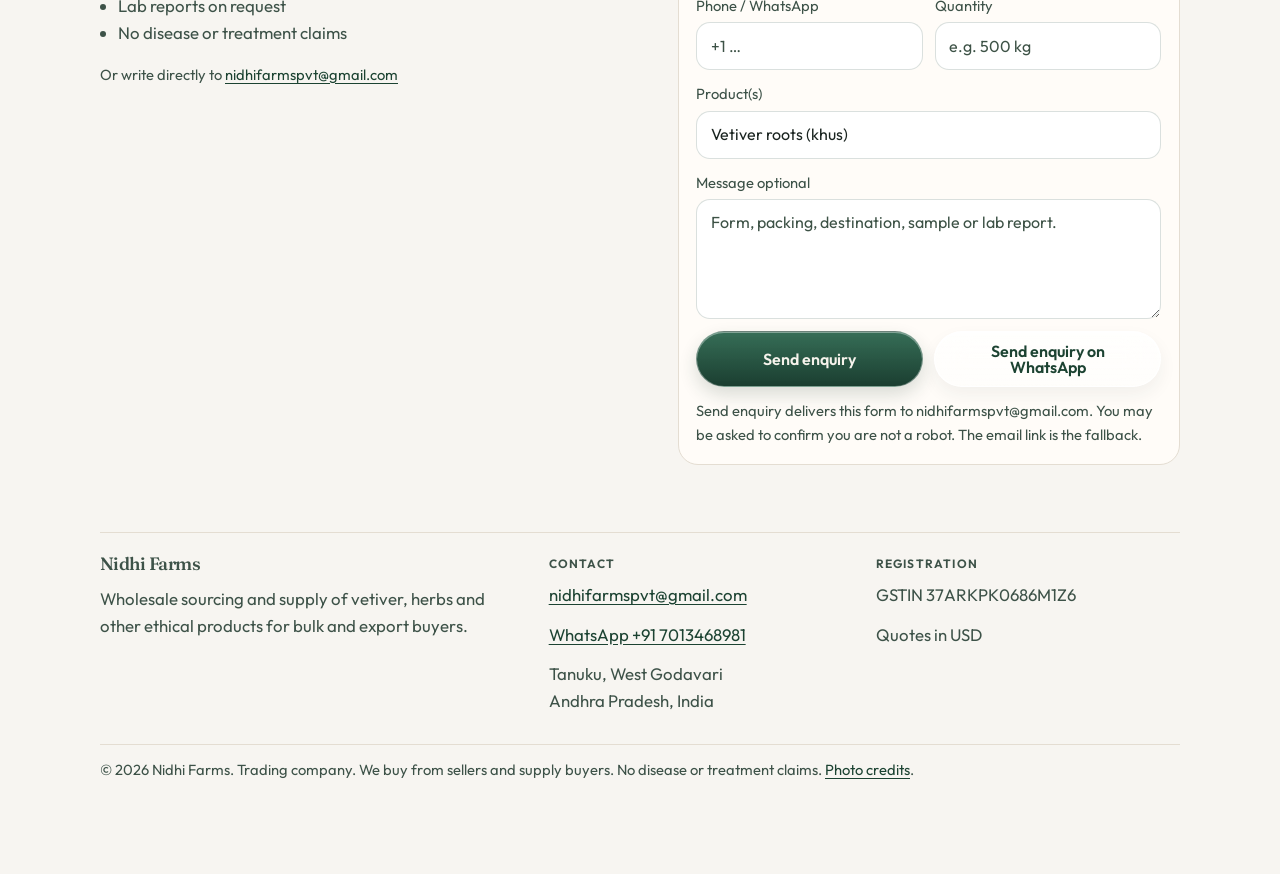
<file: vetiver.html>
<!DOCTYPE html>
<html lang="en">
<head>
  <meta charset="utf-8">
  <meta name="viewport" content="width=device-width, initial-scale=1, viewport-fit=cover">
  <title>Khus roots bulk and vetiver by-products | Nidhi Farms</title>
  <meta name="description" content="Dried khus roots, vetiver oil, khus mats, curtains and fans, and vetiver grass. Wholesale supply from a trading company in India. Quotes in USD.">
  <meta name="robots" content="index, follow">
  <meta name="theme-color" content="#f7f5f1">
  <link rel="canonical" href="https://nidhi-bhai.github.io/nidhi-farms-3d-integrated/vetiver.html">
  <link rel="icon" href="favicon.svg" type="image/svg+xml">
  <link rel="apple-touch-icon" href="apple-touch-icon.png">
  <meta property="og:type" content="website">
  <meta property="og:site_name" content="Nidhi Farms">
  <meta property="og:title" content="Khus roots bulk and vetiver by-products | Nidhi Farms">
  <meta property="og:description" content="Dried khus roots, vetiver oil, khus mats, curtains and fans, and vetiver grass. Wholesale supply from a trading company in India. Quotes in USD.">
  <meta property="og:url" content="https://nidhi-bhai.github.io/nidhi-farms-3d-integrated/vetiver.html">
  <meta property="og:image" content="https://nidhi-bhai.github.io/nidhi-farms-3d-integrated/images/vetiver.webp">
  <meta property="og:locale" content="en_IN">
  <meta name="twitter:card" content="summary_large_image">
  <meta name="twitter:title" content="Khus roots bulk and vetiver by-products | Nidhi Farms">
  <meta name="twitter:description" content="Dried khus roots, vetiver oil, khus mats, curtains and fans, and vetiver grass. Wholesale supply from a trading company in India. Quotes in USD.">
  <meta name="twitter:image" content="https://nidhi-bhai.github.io/nidhi-farms-3d-integrated/images/vetiver.webp">
  <link rel="preload" href="fonts/fraunces-latin.woff2" as="font" type="font/woff2" crossorigin>
  <link rel="preload" href="fonts/outfit-latin.woff2" as="font" type="font/woff2" crossorigin>
  <link rel="stylesheet" href="styles.css">
  <script type="application/ld+json">
  {
  "@context": "https://schema.org",
  "@graph": [
    {
      "@type": "Organization",
      "@id": "https://nidhi-bhai.github.io/nidhi-farms-3d-integrated/#organization",
      "name": "Nidhi Farms",
      "url": "https://nidhi-bhai.github.io/nidhi-farms-3d-integrated/",
      "email": "nidhifarmspvt@gmail.com",
      "description": "Trading company that buys herbs and other ethical products from vetted sellers and supplies bulk and export buyers. It does not grow crops.",
      "address": {
        "@type": "PostalAddress",
        "addressLocality": "Tanuku",
        "addressRegion": "Andhra Pradesh",
        "addressCountry": "IN"
      },
      "areaServed": "Worldwide",
      "currenciesAccepted": "USD",
      "taxID": "37ARKPK0686M1Z6",
      "logo": "https://nidhi-bhai.github.io/nidhi-farms-3d-integrated/favicon.svg"
    },
    {
      "@type": "Product",
      "name": "Vetiver and khus products",
      "description": "Dried khus roots, vetiver oil, khus mats, curtains, fans and vetiver grass, supplied in bulk.",
      "offers": {
        "@type": "Offer",
        "priceCurrency": "USD",
        "availability": "https://schema.org/LimitedAvailability",
        "seller": {
          "@id": "https://nidhi-bhai.github.io/nidhi-farms-3d-integrated/#organization"
        },
        "url": "https://nidhi-bhai.github.io/nidhi-farms-3d-integrated/vetiver.html"
      },
      "image": "https://nidhi-bhai.github.io/nidhi-farms-3d-integrated/images/vetiver.webp"
    }
  ]
}
  </script>
</head>
<body>
  <a class="skip-link" href="#main">Skip to content</a>
  <header class="site-header">
    <div class="header-inner">
      <a class="brand" href="index.html">
        <span class="brand-mark" aria-hidden="true"><svg viewBox="0 0 32 32" width="26" height="26" aria-hidden="true"><path d="M16 5.5c5.2 3.6 7.2 8.2 7.2 12.1A7.2 7.2 0 0 1 16 24.8a7.2 7.2 0 0 1-7.2-7.2c0-3.9 2-8.5 7.2-12.1z" fill="rgba(255,255,255,0.55)" stroke="currentColor" stroke-width="1.5"/><path d="M16 24V12.5" stroke="currentColor" stroke-width="1.4" stroke-linecap="round"/></svg></span>
        <span class="brand-text">
          <span class="brand-name">Nidhi Farms</span>
          <span class="brand-role">Sourcing &amp; supply</span>
        </span>
      </a>
      <button class="nav-toggle" type="button" aria-expanded="false" aria-controls="site-nav">
        <span class="sr-only">Menu</span>
        <span class="nav-toggle-bars" aria-hidden="true"></span>
      </button>
      <nav class="site-nav" id="site-nav" aria-label="Primary">
        <a href="vetiver.html" aria-current="page">Vetiver</a>
        <a href="herbs.html">Herbs</a>
        <a href="index.html#ordering">Ordering</a>
        <a href="index.html#faq">FAQ</a>
        <a class="btn btn-primary" href="#enquire">Request a quote</a>
      </nav>
    </div>
  </header>

  <main id="main">
    <section class="band">
      <div class="wrap">
        <p class="crumbs"><a href="index.html">Home</a> / Vetiver</p>
        <p class="eyebrow">Chrysopogon zizanioides</p>
        <h1>Khus roots bulk and vetiver by-products</h1>
        <p class="lede">Nidhi Farms is a vetiver root wholesale supplier in India for buyers who need the dried root, and it also sources the oil, the woven goods and the grass. We buy from sellers. We do not grow vetiver.</p>
        <div class="catalog">
          <a class="card" href="vetiver-roots.html">
            <img src="images/vetiver.webp" width="160" height="160" alt="Bundles of dried vetiver roots, also called khus" loading="lazy" decoding="async">
            <h3>Khus roots bulk</h3>
            <p>Dried roots, tied for bulk shipment.</p>
          </a>
          <a class="card" href="vetiver-oil.html">
            <img src="images/vetiver-oil.webp" width="160" height="160" alt="Small glass vial of amber vetiver essential oil" loading="lazy" decoding="async">
            <h3>Vetiver oil wholesale supply</h3>
            <p>Essential oil from the roots. We source it, we do not distil it.</p>
          </a>
          <a class="card" href="khus-mats.html">
            <img src="images/vetiver.webp" width="160" height="160" alt="Bundles of dried vetiver roots. These roots are what khus mats, curtains and fans are woven from." loading="lazy" decoding="async">
            <h3>Khus mats, curtains and fans</h3>
            <p>Mats, door and window curtains, and hand fans.</p>
          </a>
          <a class="card" href="vetiver-grass.html">
            <img src="images/vetiver-grass.webp" width="160" height="160" alt="A clump of vetiver grass, Chrysopogon zizanioides" loading="lazy" decoding="async">
            <h3>Vetiver grass wholesale supply</h3>
            <p>Plants and slips for buyers who want the grass.</p>
          </a>
        </div>
      </div>
    </section>
    <section class="band" id="roots">
      <div class="wrap prose">
        <h2>Vetiver root wholesale supplier India</h2>
        <p>The main line is dried khus roots, bundled for bulk and export. Whole roots are what most buyers mean by khus. <a href="vetiver-roots.html">Khus roots bulk</a> has the specification.</p>
        <h2>Vetiver oil</h2>
        <p>Vetiver oil is the essential oil from those roots. We supply oil that sellers have already produced. We do not distil it. <a href="vetiver-oil.html">Vetiver oil wholesale supply</a>.</p>
        <h2>Khus mats, curtains and fans</h2>
        <p>Mats, door and window curtains, and hand fans are woven from the roots and sold as finished goods. <a href="khus-mats.html">Khus mats, curtains and fans</a>.</p>
        <h2>Vetiver grass</h2>
        <p>Plants and slips are for buyers who want the grass itself, not the dried root. <a href="vetiver-grass.html">Vetiver grass wholesale supply</a>.</p>
      </div>
    </section>
    <section class="band" id="enquire">
      <div class="wrap split">
        <div>
          <p class="eyebrow">Bulk enquiry</p>
          <h2>Request a bulk quote</h2>
          <p class="lede">Minimums depend on the seller’s lot. Write the quantity you want. We confirm what is available in a quote in US dollars.</p>
          <ul class="plain-list">
            <li>Quotes in USD</li>
            <li>Samples on request</li>
            <li>Lab reports on request</li>
            <li>No disease or treatment claims</li>
          </ul>
          <p class="direct-mail">Or write directly to <a id="mailto-fallback" href="mailto:nidhifarmspvt@gmail.com">nidhifarmspvt@gmail.com</a></p>
        </div>
        <form class="enquiry-form" id="enquiry-form" action="https://formsubmit.co/nidhifarmspvt@gmail.com" method="POST">
          <input type="hidden" name="_captcha" value="true">
          <input type="hidden" name="_subject" value="New B2B enquiry - Nidhi Farms website">
          <input type="hidden" name="_template" value="table">
          <input type="hidden" name="_next" value="https://nidhi-bhai.github.io/nidhi-farms-3d-integrated/thanks.html">
          <input class="hp" type="text" name="_honey" tabindex="-1" autocomplete="off" aria-hidden="true">
          <div class="field-row">
            <label class="field">
              <span>Name</span>
              <input name="name" type="text" autocomplete="name" required maxlength="120">
            </label>
            <label class="field">
              <span>Company</span>
              <input name="company" type="text" autocomplete="organization" required maxlength="160">
            </label>
          </div>
          <div class="field-row">
            <label class="field">
              <span>Country</span>
              <input name="country" type="text" autocomplete="country-name" required maxlength="80">
            </label>
            <label class="field">
              <span>Work email</span>
              <input name="email" type="email" autocomplete="email" required maxlength="160">
            </label>
          </div>
          <div class="field-row">
            <label class="field">
              <span>Phone / WhatsApp</span>
              <input name="phone" type="tel" autocomplete="tel" required maxlength="40" placeholder="+1 …">
            </label>
            <label class="field">
              <span>Quantity</span>
              <input name="quantity" type="text" required maxlength="80" placeholder="e.g. 500 kg">
            </label>
          </div>
          <label class="field">
            <span>Product(s)</span>
            <input name="products" type="text" required maxlength="200" list="product-lines" value="Vetiver roots (khus)">
            <datalist id="product-lines">
              <option value="Khus / vetiver roots"></option>
              <option value="Vetiver oil"></option>
              <option value="Khus mats, curtains and fans"></option>
              <option value="Vetiver grass"></option>
              <option value="Ashwagandha root"></option>
              <option value="Shatavari root"></option>
              <option value="Moringa leaf"></option>
              <option value="Moringa leaf powder"></option>
              <option value="Brahmi (Bacopa monnieri)"></option>
              <option value="Tulsi leaf"></option>
              <option value="Kapoor Kachri"></option>
              <option value="Turmeric"></option>
              <option value="Khapli (Kapili) wheat"></option>
              <option value="Neem leaf"></option>
              <option value="Millets"></option>
              <option value="Isabgol"></option>
              <option value="Jaggery"></option>
              <option value="Coconut, peanut, flax or curry-leaf oil"></option>
            </datalist>
          </label>
          <label class="field">
            <span>Message <span class="optional">optional</span></span>
            <textarea name="message" rows="4" maxlength="2000" placeholder="Form, packing, destination, sample or lab report."></textarea>
          </label>
          <div class="form-actions">
            <button class="btn btn-primary" type="submit">Send enquiry</button>
            <button class="btn btn-glass" type="button" id="whatsapp-enquiry">Send enquiry on WhatsApp</button>
          </div>
          <p class="form-hint">Send enquiry delivers this form to nidhifarmspvt@gmail.com. You may be asked to confirm you are not a robot. The email link is the fallback.</p>
        </form>
      </div>
    </section>

  </main>
  <footer class="site-footer">
    <div class="wrap footer-grid">
      <div>
        <p class="brand-name">Nidhi Farms</p>
        <p>Wholesale sourcing and supply of vetiver, herbs and other ethical products for bulk and export buyers.</p>
      </div>
      <div>
        <p class="footer-label">Contact</p>
        <p><a href="mailto:nidhifarmspvt@gmail.com">nidhifarmspvt@gmail.com</a></p>
        <p><a href="https://wa.me/917013468981?text=Hi%20Nidhi%20Farms%2C%20I%27d%20like%20a%20bulk%20quote%20for%20">WhatsApp +91 7013468981</a></p>
        <p>Tanuku, West Godavari<br>Andhra Pradesh, India</p>
      </div>
      <div>
        <p class="footer-label">Registration</p>
        <p>GSTIN 37ARKPK0686M1Z6</p>
        <p>Quotes in USD</p>
      </div>
    </div>
    <div class="wrap footer-base">
      <p>© 2026 Nidhi Farms. Trading company. We buy from sellers and supply buyers. No disease or treatment claims. <a href="credits.html">Photo credits</a>.</p>
    </div>
  </footer>
  <a class="whatsapp-float" href="https://wa.me/917013468981?text=Hi%20Nidhi%20Farms%2C%20I%27d%20like%20a%20bulk%20quote%20for%20" target="_blank" rel="noopener noreferrer">
    <svg viewBox="0 0 24 24" width="22" height="22" aria-hidden="true"><path fill="currentColor" d="M12 3.2A8.2 8.2 0 0 0 4.7 15.9L3.6 20.4l4.6-1.2A8.2 8.2 0 1 0 12 3.2zm4.6 11.5c-.2.5-1 .9-1.6 1-.4.1-.9.1-1.5-.1-.3-.1-.7-.3-1.2-.5-2.1-1.1-3.5-3-3.6-3.2-.1-.2-1-1.3-1-2.5s.6-1.8.9-2 .5-.3.7-.3h.5c.2 0 .4 0 .5.4.2.6.7 1.7.8 1.8.1.2 0 .3-.1.5l-.3.4c-.1.1-.2.3-.1.5.2.3.7 1.1 1.5 1.8.9.8 1.6 1 1.9 1.1.2.1.4 0 .5-.1l.6-.7c.2-.2.3-.2.5-.1l1.4.7c.2.1.4.2.4.3.1.3 0 .8-.2 1.2z"/></svg>
    <span>WhatsApp</span>
  </a>
  <script src="script.js"></script>
</body>
</html>
</file>
<file: styles.css>
@font-face {
  font-family: "Fraunces";
  font-style: normal;
  font-weight: 100 900;
  font-display: swap;
  src: url("fonts/fraunces-latin.woff2") format("woff2");
}

@font-face {
  font-family: "Fraunces";
  font-style: italic;
  font-weight: 100 900;
  font-display: swap;
  src: url("fonts/fraunces-latin-italic.woff2") format("woff2");
}

@font-face {
  font-family: "Outfit";
  font-style: normal;
  font-weight: 100 900;
  font-display: swap;
  src: url("fonts/outfit-latin.woff2") format("woff2");
}

:root {
  --paper: #f7f5f1;
  --white: #fffcf8;
  --ink: #1a2420;
  --muted: #3d5248;
  --sage: #1c4332;
  --line: #e4ddd2;
  --shadow: 0 10px 28px rgba(40, 58, 46, 0.06);
  --max: 1080px;
  --header: 88px;
}

*,
*::before,
*::after {
  box-sizing: border-box;
}

html {
  scroll-behavior: smooth;
  scroll-padding-top: 6.25rem;
  scroll-padding-bottom: calc(5.5rem + env(safe-area-inset-bottom, 0px));
}

body {
  margin: 0;
  color: var(--ink);
  background:
    radial-gradient(880px 380px at 8% -8%, rgba(214, 228, 218, 0.85), transparent 70%),
    radial-gradient(720px 320px at 100% 0%, rgba(236, 224, 200, 0.7), transparent 68%),
    var(--paper);
  font-family: "Outfit", "Segoe UI", sans-serif;
  font-size: 1.05rem;
  line-height: 1.6;
  text-rendering: optimizeLegibility;
}

img,
svg {
  display: block;
  max-width: 100%;
}

a {
  color: var(--sage);
  text-underline-offset: 0.18em;
}

a:hover {
  color: #12281e;
}

h1,
h2,
h3,
.brand-name {
  font-family: "Fraunces", Georgia, serif;
  font-weight: 560;
  letter-spacing: -0.03em;
  line-height: 1.08;
}

h1 {
  margin: 0.3rem 0 0.85rem;
  font-size: clamp(2.2rem, 4.6vw, 3.8rem);
}

h2 {
  margin: 0.2rem 0 0.7rem;
  font-size: clamp(1.7rem, 2.6vw, 2.35rem);
}

h3 {
  margin: 0.15rem 0 0.3rem;
  font-size: 1.22rem;
}

p {
  margin: 0 0 0.8rem;
}

.sr-only {
  position: absolute;
  width: 1px;
  height: 1px;
  padding: 0;
  margin: -1px;
  overflow: hidden;
  clip: rect(0, 0, 0, 0);
  white-space: nowrap;
  border: 0;
}

.skip-link {
  position: absolute;
  left: 1rem;
  top: -4rem;
  z-index: 40;
  padding: 0.6rem 0.9rem;
  background: #fff;
  border-radius: 999px;
}

.skip-link:focus {
  top: 0.7rem;
}

.wrap {
  width: min(var(--max), calc(100% - 2rem));
  margin-inline: auto;
}

.site-header {
  position: sticky;
  top: 0;
  z-index: 20;
  padding: 0.75rem 0;
}

.header-inner {
  width: min(var(--max), calc(100% - 1.2rem));
  margin-inline: auto;
  min-height: 64px;
  display: flex;
  align-items: center;
  justify-content: space-between;
  gap: 0.8rem;
  padding: 0.4rem 0.5rem 0.4rem 0.85rem;
  border-radius: 999px;
  background: linear-gradient(180deg, rgba(255, 255, 255, 0.88), rgba(255, 255, 255, 0.74));
  border: 1px solid rgba(255, 255, 255, 0.85);
  box-shadow: 0 10px 28px rgba(40, 58, 46, 0.06), inset 0 1px 0 rgba(255, 255, 255, 0.9);
  backdrop-filter: blur(18px) saturate(1.4);
  -webkit-backdrop-filter: blur(18px) saturate(1.4);
}

.site-header.is-stuck .header-inner {
  background: linear-gradient(180deg, rgba(255, 255, 255, 0.94), rgba(255, 255, 255, 0.82));
}

.brand {
  display: flex;
  align-items: center;
  gap: 0.7rem;
  color: var(--ink);
  text-decoration: none;
  min-width: 0;
}

.brand-mark {
  width: 40px;
  height: 40px;
  flex: 0 0 40px;
  display: grid;
  place-items: center;
  color: var(--sage);
  border-radius: 13px;
  background: rgba(255, 255, 255, 0.72);
  border: 1px solid rgba(255, 255, 255, 0.9);
}

.brand-text {
  display: flex;
  flex-direction: column;
  line-height: 1.05;
  min-width: 0;
}

.brand-name {
  font-size: 1.12rem;
}

.brand-role {
  font-size: 0.72rem;
  letter-spacing: 0.08em;
  text-transform: uppercase;
  color: var(--muted);
}

.site-nav {
  display: flex;
  align-items: center;
  gap: 0.2rem 1rem;
}

.site-nav a:not(.btn) {
  color: var(--ink);
  text-decoration: none;
  font-size: 0.98rem;
}

.site-nav a:not(.btn):hover,
.site-nav a[aria-current="page"] {
  color: var(--sage);
}

.nav-toggle {
  display: none;
  width: 46px;
  height: 46px;
  border-radius: 14px;
  padding: 0;
  cursor: pointer;
  color: var(--sage);
  background: linear-gradient(180deg, rgba(255, 255, 255, 0.82), rgba(255, 255, 255, 0.6));
  border: 1px solid rgba(255, 255, 255, 0.9);
  backdrop-filter: blur(12px);
  -webkit-backdrop-filter: blur(12px);
}

.nav-toggle-bars,
.nav-toggle-bars::before,
.nav-toggle-bars::after {
  display: block;
  width: 18px;
  height: 1.5px;
  background: var(--sage);
  position: relative;
}

.nav-toggle-bars {
  margin: 0 auto;
}

.nav-toggle-bars::before,
.nav-toggle-bars::after {
  content: "";
  position: absolute;
  left: 0;
}

.nav-toggle-bars::before {
  top: -6px;
}

.nav-toggle-bars::after {
  top: 6px;
}

.btn {
  display: inline-flex;
  align-items: center;
  justify-content: center;
  gap: 0.4rem;
  min-height: 48px;
  padding: 0.7rem 1.15rem;
  border-radius: 999px;
  border: 1px solid transparent;
  font: 600 1rem/1 "Outfit", sans-serif;
  text-decoration: none;
  cursor: pointer;
  transition: box-shadow 0.18s ease;
}

.btn:hover {
  box-shadow: 0 10px 24px rgba(40, 58, 46, 0.12);
}

.btn-primary {
  color: #f6f3ec;
  background: linear-gradient(180deg, rgba(46, 104, 80, 0.96), rgba(22, 58, 44, 0.98));
  border-color: rgba(255, 255, 255, 0.35);
  box-shadow: inset 0 1px 0 rgba(255, 255, 255, 0.38), 0 8px 18px rgba(22, 58, 44, 0.16);
  backdrop-filter: blur(14px) saturate(1.3);
  -webkit-backdrop-filter: blur(14px) saturate(1.3);
}

.btn-primary:hover {
  color: #fff;
}

.btn-glass {
  color: var(--sage);
  background: linear-gradient(180deg, rgba(255, 255, 255, 0.8), rgba(255, 255, 255, 0.55));
  border-color: rgba(255, 255, 255, 0.92);
  box-shadow: inset 0 1px 0 #fff, 0 8px 18px rgba(40, 58, 46, 0.06);
  backdrop-filter: blur(16px) saturate(1.4);
  -webkit-backdrop-filter: blur(16px) saturate(1.4);
}

.hero {
  padding: 1.6rem 0 0.4rem;
}

.eyebrow {
  margin: 0;
  color: #2f5a45;
  font-size: 0.78rem;
  font-weight: 650;
  letter-spacing: 0.12em;
  text-transform: uppercase;
}

.lede {
  max-width: 40rem;
  font-size: 1.12rem;
  color: var(--muted);
}

.position {
  max-width: 38rem;
  color: var(--ink);
}

.hero-actions,
.form-actions {
  display: flex;
  flex-wrap: wrap;
  gap: 0.7rem;
}

.hero-actions {
  margin-top: 1.2rem;
}

.hero-actions .btn {
  flex: 1 1 14rem;
  max-width: 20rem;
}

.band {
  padding: 3.2rem 0;
}

.section-head {
  max-width: 40rem;
  margin-bottom: 1.25rem;
}

.section-head p:last-child {
  color: var(--muted);
}

.catalog {
  display: grid;
  grid-template-columns: repeat(4, minmax(0, 1fr));
  gap: 0.85rem;
}

.catalog-3 {
  grid-template-columns: repeat(3, minmax(0, 1fr));
}

.card {
  display: flex;
  flex-direction: column;
  height: 100%;
  padding: 0.85rem;
  border-radius: 20px;
  background: var(--white);
  border: 1px solid var(--line);
  color: inherit;
  text-decoration: none;
}

a.card:hover {
  border-color: #c9d5cc;
  box-shadow: var(--shadow);
  color: inherit;
}

.card img,
.product-photo {
  width: 100%;
  aspect-ratio: 1 / 1;
  height: auto;
  object-fit: cover;
  border-radius: 14px;
  background: #efeae2;
}

.card h3 {
  margin-top: 0.75rem;
}

.card p,
.muted {
  color: var(--muted);
  margin-bottom: 0;
}

.latin {
  margin: 0 0 0.35rem;
  color: var(--muted);
  font-family: "Fraunces", Georgia, serif;
  font-style: italic;
  font-weight: 460;
}

.photo-note,
.crumbs {
  margin: 1rem 0 0;
  color: var(--muted);
  font-size: 0.92rem;
}

.crumbs {
  margin: 0 0 0.8rem;
}

.crumbs a {
  text-decoration: none;
}

.plain-list {
  margin: 0.2rem 0 1rem;
  padding-left: 1.1rem;
  color: var(--muted);
}

.split {
  display: grid;
  grid-template-columns: 1.05fr 0.95fr;
  gap: 1.4rem;
  align-items: start;
}

.steps {
  list-style: none;
  margin: 0;
  padding: 0;
  display: grid;
  gap: 0.85rem;
}

.steps li {
  display: grid;
  grid-template-columns: 2.6rem minmax(0, 1fr);
  gap: 0.75rem;
  align-items: start;
}

.step-no {
  width: 2.6rem;
  height: 2.6rem;
  display: grid;
  place-items: center;
  border-radius: 50%;
  color: var(--sage);
  font-family: "Fraunces", Georgia, serif;
  background: rgba(255, 255, 255, 0.8);
  border: 1px solid rgba(255, 255, 255, 0.95);
  box-shadow: inset 0 1px 0 #fff;
  backdrop-filter: blur(8px);
  -webkit-backdrop-filter: blur(8px);
}

.steps p {
  margin: 0;
  color: var(--muted);
}

.why-grid {
  display: grid;
  grid-template-columns: repeat(3, minmax(0, 1fr));
  gap: 0.85rem;
}

.why-card,
.page-card,
.enquiry-form,
details {
  background: var(--white);
  border: 1px solid var(--line);
  border-radius: 20px;
}

.why-card,
.page-card {
  height: 100%;
  padding: 1rem 1rem 1.1rem;
}

.why-card p {
  margin: 0;
  color: var(--muted);
}

.enquiry-form {
  position: relative;
  padding: 1.1rem;
  display: grid;
  gap: 0.75rem;
}

.field-row {
  display: grid;
  grid-template-columns: 1fr 1fr;
  gap: 0.75rem;
}

.field {
  display: grid;
  gap: 0.3rem;
}

.field span,
.check span {
  font-size: 0.92rem;
  color: var(--muted);
}

.optional {
  color: #3d5246;
  font-size: 0.82rem;
}

input,
textarea {
  width: 100%;
  min-height: 48px;
  padding: 0.7rem 0.85rem;
  color: var(--ink);
  font: 1rem/1.4 "Outfit", sans-serif;
  border-radius: 14px;
  border: 1px solid rgba(28, 67, 50, 0.16);
  background: rgba(255, 255, 255, 0.92);
}

textarea {
  resize: vertical;
  min-height: 120px;
}

input::placeholder,
textarea::placeholder {
  color: #3d5246;
  opacity: 1;
}

.form-actions .btn {
  flex: 1 1 11rem;
}

.form-hint,
.direct-mail {
  margin: 0;
  color: var(--muted);
  font-size: 0.92rem;
}

.hp {
  position: absolute;
  width: 1px;
  height: 1px;
  margin: -1px;
  padding: 0;
  border: 0;
  overflow: hidden;
  clip: rect(0, 0, 0, 0);
  clip-path: inset(50%);
  white-space: nowrap;
}

.faq-list {
  display: grid;
  gap: 0.7rem;
  max-width: 760px;
}

details {
  padding: 0.15rem 1rem;
}

summary {
  cursor: pointer;
  min-height: 52px;
  display: grid;
  grid-template-columns: minmax(0, 1fr) auto;
  align-items: center;
  column-gap: 0.75rem;
  font-weight: 600;
  list-style: none;
}

summary::-webkit-details-marker {
  display: none;
}

summary::after {
  content: "+";
  font-family: "Fraunces", Georgia, serif;
  font-size: 1.3rem;
  color: var(--sage);
}

details[open] summary::after {
  content: "–";
}

details p {
  margin-top: 0;
  color: var(--muted);
}

.prose {
  max-width: 42rem;
}

.prose p:last-child {
  margin-bottom: 0;
}

.product-layout {
  display: grid;
  grid-template-columns: 200px minmax(0, 1fr);
  gap: 1.25rem;
  align-items: start;
  margin: 0.4rem 0 1.2rem;
}

.product-layout img {
  width: min(200px, 100%);
  aspect-ratio: 1 / 1;
  object-fit: cover;
  border-radius: 18px;
  border: 1px solid var(--line);
}

.spec {
  margin: 0.4rem 0 0;
  padding: 0;
  list-style: none;
  color: var(--muted);
}

.spec li + li {
  margin-top: 0.25rem;
}

.related {
  display: flex;
  flex-wrap: wrap;
  gap: 0.45rem 0.9rem;
  margin: 0.4rem 0 0;
  padding: 0;
  list-style: none;
}

.site-footer {
  padding: 1rem 0 calc(5.75rem + env(safe-area-inset-bottom, 0px));
}

.footer-grid {
  display: grid;
  grid-template-columns: 1.4fr 1fr 1fr;
  gap: 1.4rem;
  padding: 1.3rem 0 1rem;
  border-top: 1px solid var(--line);
}

.footer-grid p,
.footer-base p {
  color: var(--muted);
}

.footer-label {
  margin: 0 0 0.55rem;
  font-size: 0.75rem;
  letter-spacing: 0.1em;
  text-transform: uppercase;
  color: #2f5a45;
  font-weight: 650;
}

.footer-base {
  border-top: 1px solid var(--line);
  padding-top: 0.85rem;
}

.footer-base p {
  margin: 0;
  font-size: 0.92rem;
  overflow-wrap: anywhere;
}

.whatsapp-float {
  position: fixed;
  right: max(1rem, env(safe-area-inset-right, 0px));
  bottom: max(1rem, env(safe-area-inset-bottom, 0px));
  z-index: 30;
  display: inline-flex;
  align-items: center;
  justify-content: center;
  width: 52px;
  height: 52px;
  padding: 0;
  border-radius: 999px;
  color: var(--sage);
  text-decoration: none;
  background: linear-gradient(180deg, rgba(255, 255, 255, 0.88), rgba(255, 255, 255, 0.7));
  border: 1px solid rgba(255, 255, 255, 0.92);
  box-shadow: inset 0 1px 0 #fff, 0 10px 24px rgba(40, 58, 46, 0.12);
  backdrop-filter: blur(16px) saturate(1.4);
  -webkit-backdrop-filter: blur(16px) saturate(1.4);
}

.whatsapp-float span {
  position: absolute;
  width: 1px;
  height: 1px;
  padding: 0;
  margin: -1px;
  overflow: hidden;
  clip: rect(0, 0, 0, 0);
  white-space: nowrap;
  border: 0;
}

.whatsapp-float.is-hidden {
  visibility: hidden;
  opacity: 0;
  pointer-events: none;
}

.table-scroll {
  overflow-x: auto;
  margin: 0.4rem 0 1rem;
}

.credits-table {
  width: 100%;
  min-width: 640px;
  border-collapse: collapse;
  font-size: 0.95rem;
}

.credits-table th,
.credits-table td {
  text-align: left;
  vertical-align: top;
  padding: 0.7rem 0.55rem;
  border-bottom: 1px solid var(--line);
  overflow-wrap: anywhere;
}

.credits-table th {
  font-size: 0.75rem;
  letter-spacing: 0.08em;
  text-transform: uppercase;
  color: #2f5a45;
}

:focus-visible {
  outline: 2px solid var(--sage);
  outline-offset: 3px;
}

@supports not ((backdrop-filter: blur(1px)) or (-webkit-backdrop-filter: blur(1px))) {
  .header-inner,
  .btn-glass,
  .btn-primary,
  .whatsapp-float,
  .nav-toggle,
  .step-no,
  .brand-mark {
    background: #fff;
  }

  .btn-primary {
    background: #1c4332;
  }
}

@media (max-width: 1279px) {
  .wrap {
    width: min(var(--max), calc(100% - 5.75rem - env(safe-area-inset-right, 0px)));
    margin-left: 1rem;
    margin-right: calc(4.75rem + env(safe-area-inset-right, 0px));
  }
}

@media (min-width: 1440px) {
  .whatsapp-float {
    width: auto;
    height: auto;
    min-height: 52px;
    padding: 0.55rem 0.95rem 0.55rem 0.7rem;
    gap: 0.45rem;
  }

  .whatsapp-float span {
    position: static;
    width: auto;
    height: auto;
    margin: 0;
    overflow: visible;
    clip: auto;
    white-space: normal;
  }
}

@media (max-width: 1100px) {
  .catalog,
  .catalog-3,
  .why-grid {
    grid-template-columns: 1fr 1fr;
  }
}

@media (max-width: 840px) {
  .nav-toggle {
    display: grid;
    place-items: center;
  }

  .site-nav {
    display: none;
    position: absolute;
    top: calc(100% + 0.45rem);
    left: 0.55rem;
    right: 0.55rem;
    flex-direction: column;
    align-items: stretch;
    padding: 0.75rem;
    border-radius: 20px;
    background: linear-gradient(180deg, rgba(255, 255, 255, 0.96), rgba(255, 255, 255, 0.9));
    border: 1px solid rgba(255, 255, 255, 0.9);
    box-shadow: var(--shadow);
    backdrop-filter: blur(18px) saturate(1.4);
    -webkit-backdrop-filter: blur(18px) saturate(1.4);
  }

  .site-nav.is-open {
    display: flex;
  }

  .header-inner {
    position: relative;
  }

  .site-nav a:not(.btn) {
    padding: 0.7rem 0.35rem;
  }

  .split,
  .footer-grid,
  .field-row,
  .product-layout {
    grid-template-columns: 1fr;
  }
}

@media (max-width: 640px) {
  .catalog,
  .catalog-3,
  .why-grid {
    grid-template-columns: 1fr;
  }

  .band {
    padding: 2.4rem 0;
  }
}

@media (max-width: 800px) {
  .credits-table {
    min-width: 0;
  }

  .credits-table thead {
    display: none;
  }

  .credits-table,
  .credits-table tbody,
  .credits-table tr,
  .credits-table td {
    display: block;
    width: auto;
  }

  .credits-table tr {
    padding: 0.8rem 0;
    border-bottom: 1px solid var(--line);
  }

  .credits-table td {
    border: 0;
    padding: 0.18rem 0;
  }

  .credits-table td::before {
    content: attr(data-label);
    display: block;
    margin-bottom: 0.08rem;
    font-size: 0.72rem;
    font-weight: 650;
    letter-spacing: 0.08em;
    text-transform: uppercase;
    color: #2f5a45;
  }
}

@media (prefers-reduced-motion: reduce) {
  html {
    scroll-behavior: auto;
  }

  *,
  *::before,
  *::after {
    animation-duration: 0.01ms !important;
    animation-iteration-count: 1 !important;
    transition-duration: 0.01ms !important;
  }
}
</file>
